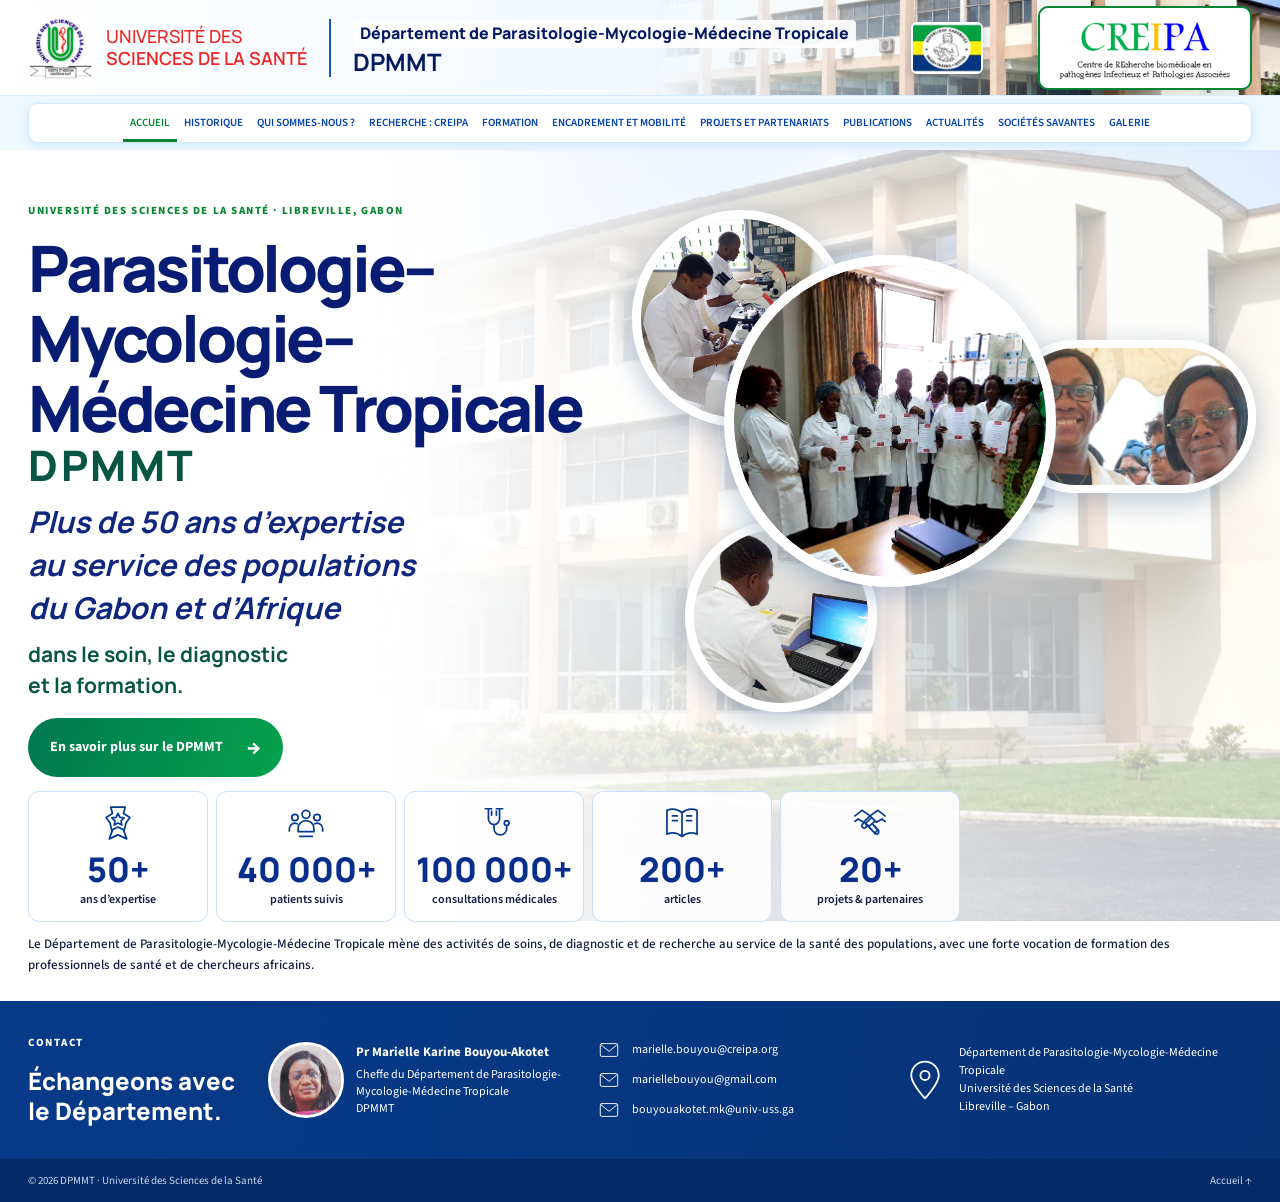
<file: index.html>
<!doctype html><html lang="fr"><head><meta charset="utf-8"><meta name="viewport" content="width=device-width, initial-scale=1"><meta name="theme-color" content="#073b8e"><meta name="description" content="Accueil — Département de Parasitologie-Mycologie-Médecine Tropicale, Université des Sciences de la Santé."><title>Accueil — DPMMT, Université des Sciences de la Santé</title><link rel="stylesheet" href="styles.css"></head><body class="inner-page"><svg class="icon-sprite" aria-hidden="true" focusable="false" xmlns="http://www.w3.org/2000/svg">
    <symbol id="i-mosquito" viewBox="0 0 48 48"><path d="M24 19v17M18 25l-9-3M30 25l9-3M20 29l-8 7M28 29l8 7M19 21l-8-9 11 3M29 21l8-9-11 3M24 19l-4-7M24 19l4-7M24 36l-4 8M24 36l4 8"/><circle cx="24" cy="17" r="2"/></symbol>
    <symbol id="i-parasite" viewBox="0 0 48 48"><path d="M9 30c2-12 12-17 19-10s9 1 11-4M8 36c4 3 8 3 11-1s7-4 10 0 7 4 11 0M13 19c-1-4 1-7 5-8"/><circle cx="38" cy="15" r="2"/></symbol>
    <symbol id="i-intestine" viewBox="0 0 48 48"><path d="M14 8v7c-4 0-6 3-6 7v15h32V22c0-4-2-7-6-7V8M14 15h5v6h-5v6h7v-6h6v7h6v-7h-5v-6h6M15 27v7h6v-5h6v5h6v-6h5"/></symbol>
    <symbol id="i-fungus" viewBox="0 0 48 48"><path d="M24 7C14 7 7 14 6 23h36C41 14 34 7 24 7ZM19 23v8c-5 1-7 5-7 10h24c0-5-2-9-7-10v-8"/><circle cx="18" cy="16" r="1"/><circle cx="29" cy="13" r="1"/></symbol>
    <symbol id="i-virus" viewBox="0 0 48 48"><circle cx="24" cy="24" r="12"/><circle cx="20" cy="21" r="2"/><circle cx="29" cy="27" r="2"/><path d="M24 4v8M24 36v8M4 24h8M36 24h8M10 10l6 6M32 32l6 6M38 10l-6 6M16 32l-6 6"/></symbol>
    <symbol id="i-leaf" viewBox="0 0 48 48"><path d="M40 8C22 8 10 13 9 25c-1 9 8 14 16 9C34 27 40 8 40 8ZM8 42c6-11 14-18 25-26M16 31l-1-9M23 25l9 1"/></symbol>
    <symbol id="i-handshake" viewBox="0 0 48 48"><path d="m4 17 8-8 10 7-7 8-7-4-4 4M44 17l-8-8-10 7 7 8 7-4 4 4M17 24l10 11a3 3 0 0 0 5-4l-5-6M22 29l7 8a3 3 0 0 0 5-4l-6-7M17 24l-3 3a3 3 0 0 0 4 4l4-3M25 18l-6 6a3 3 0 0 0 4 4l7-6"/></symbol>
    <symbol id="i-globe" viewBox="0 0 48 48"><circle cx="24" cy="24" r="18"/><path d="M6 24h36M24 6c6 6 8 12 8 18s-2 12-8 18c-6-6-8-12-8-18s2-12 8-18Z"/></symbol>
    <symbol id="i-team" viewBox="0 0 48 48"><circle cx="24" cy="15" r="6"/><circle cx="10" cy="19" r="4"/><circle cx="38" cy="19" r="4"/><path d="M11 40v-5a13 13 0 0 1 26 0v5H11ZM3 39v-4a7 7 0 0 1 8-7M45 39v-4a7 7 0 0 0-8-7"/></symbol>
    <symbol id="i-heart" viewBox="0 0 48 48"><path d="M24 41 7 24C-1 13 13 4 22 14l2 3 2-3C35 4 49 13 41 24L24 41Z"/><path d="M12 25h7l3-6 5 12 3-6h6"/></symbol>
    <symbol id="i-calendar" viewBox="0 0 48 48"><rect x="7" y="10" width="34" height="32" rx="3"/><path d="M15 6v9M33 6v9M7 19h34M15 26h4M25 26h4M15 33h4M25 33h4"/></symbol>
    <symbol id="i-check" viewBox="0 0 48 48"><path d="m8 25 10 10L40 12"/></symbol>
    <symbol id="i-cross" viewBox="0 0 48 48"><path d="M20 6h8v14h14v8H28v14h-8V28H6v-8h14z"/></symbol>
    <symbol id="i-mortar" viewBox="0 0 48 48"><path d="M6 19 24 8l18 11H6ZM11 23h26l-3 17H14zM19 9l15 20M15 40h18"/></symbol>
    <symbol id="i-microscope" viewBox="0 0 48 48"><path d="m17 7 8-4 9 17-8 4zM14 13l8-4M30 23l-5 8M16 31a11 11 0 0 0 21 0M9 43h31M20 38v5M35 10l4-2"/></symbol>
    <symbol id="i-stethoscope" viewBox="0 0 48 48"><path d="M13 6v13a7 7 0 0 0 14 0V6M9 6h8M23 6h8M20 26v5a9 9 0 0 0 18 0v-3"/><circle cx="38" cy="24" r="3"/></symbol>
    <symbol id="i-book" viewBox="0 0 48 48"><path d="M5 8c8-3 14-1 19 3v30c-5-4-11-6-19-3zM43 8c-8-3-14-1-19 3v30c5-4 11-6 19-3zM12 16h6M12 22h6M30 16h6M30 22h6"/></symbol>
    <symbol id="i-graduation" viewBox="0 0 48 48"><path d="m4 18 20-11 20 11-20 11zM12 23v11c7 6 17 6 24 0V23M43 19v14"/><circle cx="43" cy="36" r="2"/></symbol>
    <symbol id="i-document" viewBox="0 0 48 48"><path d="M11 4h18l10 10v30H11zM29 4v11h10M17 25h16M17 32h16M17 39h10"/><path d="M22 18v10M18 22h8"/></symbol>
    <symbol id="i-award" viewBox="0 0 48 48"><circle cx="24" cy="19" r="12"/><path d="m24 10 3 5 6 1-4 4 1 6-6-3-6 3 1-6-4-4 6-1zM16 29l-4 15 12-6 12 6-4-15"/></symbol>
    <symbol id="i-shield" viewBox="0 0 48 48"><path d="M24 4 40 10v12c0 11-7 18-16 22C15 40 8 33 8 22V10zM16 24l6 6 11-13"/></symbol>
    <symbol id="i-bulb" viewBox="0 0 48 48"><path d="M16 31c0-4-7-7-7-15a15 15 0 0 1 30 0c0 8-7 11-7 15zM18 36h12M20 41h8M24 2v5M5 16h5M38 16h5M9 5l4 4M39 5l-4 4"/></symbol>
    <symbol id="i-mail" viewBox="0 0 48 48"><rect x="5" y="10" width="38" height="28" rx="3"/><path d="m7 13 17 14 17-14"/></symbol>
    <symbol id="i-pin" viewBox="0 0 48 48"><path d="M24 44S9 28 9 19a15 15 0 1 1 30 0c0 9-15 25-15 25Z"/><circle cx="24" cy="19" r="5"/></symbol>
    <symbol id="i-flask" viewBox="0 0 48 48"><path d="M17 5h14M20 5v14L8 39a3 3 0 0 0 3 4h26a3 3 0 0 0 3-4L28 19V5M14 32h20M18 26h12"/></symbol>
    <symbol id="i-board" viewBox="0 0 48 48"><rect x="5" y="7" width="38" height="27" rx="2"/><path d="M24 34v8M16 42h16M11 14h13v10H11zM29 14h8M29 20h8M29 26h5"/></symbol>
    <symbol id="i-group" viewBox="0 0 48 48"><circle cx="24" cy="13" r="5"/><circle cx="10" cy="18" r="4"/><circle cx="38" cy="18" r="4"/><path d="M12 39v-4a12 12 0 0 1 24 0v4zM3 38v-4a7 7 0 0 1 8-7M45 38v-4a7 7 0 0 0-8-7"/></symbol>
    <symbol id="i-lab" viewBox="0 0 48 48"><path d="M18 5h12M21 5v15L9 39a3 3 0 0 0 3 4h24a3 3 0 0 0 3-4L27 20V5M15 32h18"/><circle cx="21" cy="35" r="1"/><circle cx="28" cy="38" r="1"/></symbol>
  </svg><a class="skip-link" href="#contenu">Aller au contenu</a><header class="site-header"><div class="masthead"><div class="container masthead-inner"><a class="university" href="index.html"><img class="crest" src="assets/logo-uss.png" alt="Logo de l’Université des Sciences de la Santé"><span>UNIVERSITÉ DES<br><b>SCIENCES DE LA SANTÉ</b></span></a><span class="mast-divider" aria-hidden="true"></span><a class="department-brand" href="index.html"><span>Département de Parasitologie-Mycologie-Médecine Tropicale</span><b>DPMMT</b></a><img class="team-gabon-mark" src="assets/logo-equipe-gabonaise.png" alt="Embleme gabonais du groupe DPMMT"><a class="creipa-masthead creipa-logo" href="recherche-creipa.html" title="CREIPA : Centre de REcherche biomédicale en pathogènes Infectieux et Pathologies Associées"><img src="assets/logo-creipa.png" alt="CREIPA – Centre de REcherche biomédicale en pathogènes Infectieux et Pathologies Associées"></a><div class="mast-scene" aria-hidden="true"><img src="assets/uss-campus-hero.png" alt=""></div></div></div><div class="nav-wrap"><div class="container nav-inner"><button class="menu-toggle" aria-expanded="false" aria-controls="navigation">☰ <span>Menu</span></button><nav id="navigation" aria-label="Navigation principale"><a href="index.html" class="active" aria-current="page">Accueil</a><a href="historique.html">Historique</a><a href="qui-sommes-nous.html">Qui sommes-nous ?</a><a href="recherche-creipa.html">Recherche : CREIPA</a><a href="formations.html">Formation</a><a href="encadrement-mobilite.html">Encadrement et mobilité</a><a href="projets-partenariats.html">Projets et partenariats</a><a href="publications.html">Publications</a><a href="actualites.html">Actualités</a><a href="societes-savantes.html">Sociétés savantes</a><a href="galerie.html">Galerie</a></nav></div></div></header><main id="contenu"><section class="hero"><div class="hero-building"><img src="assets/uss-campus-hero.png" alt="Bâtiment de l’Université des Sciences de la Santé à Libreville"></div>
      <div class="hero-photo-collage" aria-label="Photographies de l’équipe et des activités de laboratoire"><img src="assets/home-lab-microscopy.jpg" alt="Chercheurs observant des échantillons au microscope"><img src="assets/home-lab-analysis.jpg" alt="Chercheur utilisant un appareil d’analyse au laboratoire"><img src="assets/home-team-edited.png" alt="Équipe de parasitologie réunie au laboratoire"><img src="assets/home-team-2025.jpg" alt="Deux membres de l’équipe en blouse, visages visibles"></div><div class="container hero-content"><p class="eyebrow">Université des Sciences de la Santé · Libreville, Gabon</p><h1>Parasitologie–Mycologie–<br>Médecine Tropicale</h1><p class="hero-acronym">DPMMT</p><p class="hero-manifesto">Plus de 50 ans d’expertise<br>au service des populations<br>du Gabon et d’Afrique</p><p class="hero-support">dans le soin, le diagnostic<br>et la formation.</p><a class="button button-green" href="qui-sommes-nous.html">En savoir plus sur le DPMMT <span>→</span></a></div>
      <div class="container stats"><div><svg class="stats-icon" viewBox="0 0 48 48" aria-hidden="true"><path d="M15 4h18l-2 8 8 5-5 7-2 9-8-4-8 4-2-9-5-7 8-5z"/><path d="m24 12 2.4 4.8 5.3.8-3.8 3.7.9 5.3-4.8-2.5-4.8 2.5.9-5.3-3.8-3.7 5.3-.8zM17 33l-4 11 11-5M31 33l4 11-11-5"/></svg><b>50+</b><span>ans d’expertise</span></div><div><svg class="stats-icon" viewBox="0 0 48 48" aria-hidden="true"><circle cx="24" cy="13" r="5"/><circle cx="10" cy="17" r="4"/><circle cx="38" cy="17" r="4"/><path d="M14 35v-4a10 10 0 0 1 20 0v4zM3 34v-3a7 7 0 0 1 10-6M45 34v-3a7 7 0 0 0-10-6M16 41h16"/></svg><b>40 000+</b><span>patients suivis</span></div><div><svg class="stats-icon" viewBox="0 0 48 48" aria-hidden="true"><path d="M17 6v13a7 7 0 0 0 14 0V6M13 6h8M27 6h8M24 26v5a8 8 0 0 0 16 0v-3"/><circle cx="40" cy="24" r="3"/><path d="M21 9v5M27 9v5"/></svg><b>100 000+</b><span>consultations médicales</span></div><div><svg class="stats-icon" viewBox="0 0 48 48" aria-hidden="true"><path d="M5 8c8-3 14-1 19 3v30c-5-4-11-6-19-3zM43 8c-8-3-14-1-19 3v30c5-4 11-6 19-3zM12 15h6M12 21h6M30 15h6M30 21h6"/></svg><b>200+</b><span>articles</span></div><div><svg class="stats-icon" viewBox="0 0 48 48" aria-hidden="true"><path d="m5 15 9-7 10 7-8 8-7-4-4 3M43 15l-9-7-10 7 8 8 7-4 4 3M17 23l11 12a3 3 0 0 0 5-3l-5-6M22 28l8 9a3 3 0 0 0 5-3l-5-6M17 23l-3 3a3 3 0 0 0 4 4l4-3M25 18l-6 6a3 3 0 0 0 4 4l7-6"/></svg><b>20+</b><span>projets &amp; partenaires</span></div></div>
      <p class="container hero-caption">Le Département de Parasitologie-Mycologie-Médecine Tropicale mène des activités de soins, de diagnostic et de recherche au service de la santé des populations, avec une forte vocation de formation des professionnels de santé et de chercheurs africains.</p>
    </section></main><section class="contact" id="contact"><div class="container contact-inner"><div class="contact-lead"><p class="eyebrow">Contact</p><h2>Échangeons avec le Département.</h2></div><div class="contact-person"><img class="portrait" src="assets/prof-marielle-bouyou-akotet.png" alt="Professeure Marielle Karine Bouyou-Akotet"><p><b>Pr Marielle Karine Bouyou-Akotet</b><span>Cheffe du Département de Parasitologie-Mycologie-Médecine Tropicale<br>DPMMT</span></p></div><div class="contact-details"><a href="mailto:marielle.bouyou@creipa.org"><svg class="ui-icon contact-icon" viewBox="0 0 48 48" aria-hidden="true"><use href="#i-mail"></use></svg><span>marielle.bouyou@creipa.org</span></a><a href="mailto:mariellebouyou@gmail.com"><svg class="ui-icon contact-icon" viewBox="0 0 48 48" aria-hidden="true"><use href="#i-mail"></use></svg><span>mariellebouyou@gmail.com</span></a><a href="mailto:bouyouakotet.mk@univ-uss.ga"><svg class="ui-icon contact-icon" viewBox="0 0 48 48" aria-hidden="true"><use href="#i-mail"></use></svg><span>bouyouakotet.mk@univ-uss.ga</span></a></div><div class="contact-location"><b aria-hidden="true"><svg class="ui-icon" viewBox="0 0 48 48"><use href="#i-pin"></use></svg></b><p>Département de Parasitologie-Mycologie-Médecine Tropicale<br>Université des Sciences de la Santé<br>Libreville – Gabon</p></div></div></section><footer><div class="container footer-inner"><span>© <span id="year">2026</span> DPMMT · Université des Sciences de la Santé</span><a href="index.html">Accueil ↑</a></div></footer><script src="script.js"></script></body></html>
</file>
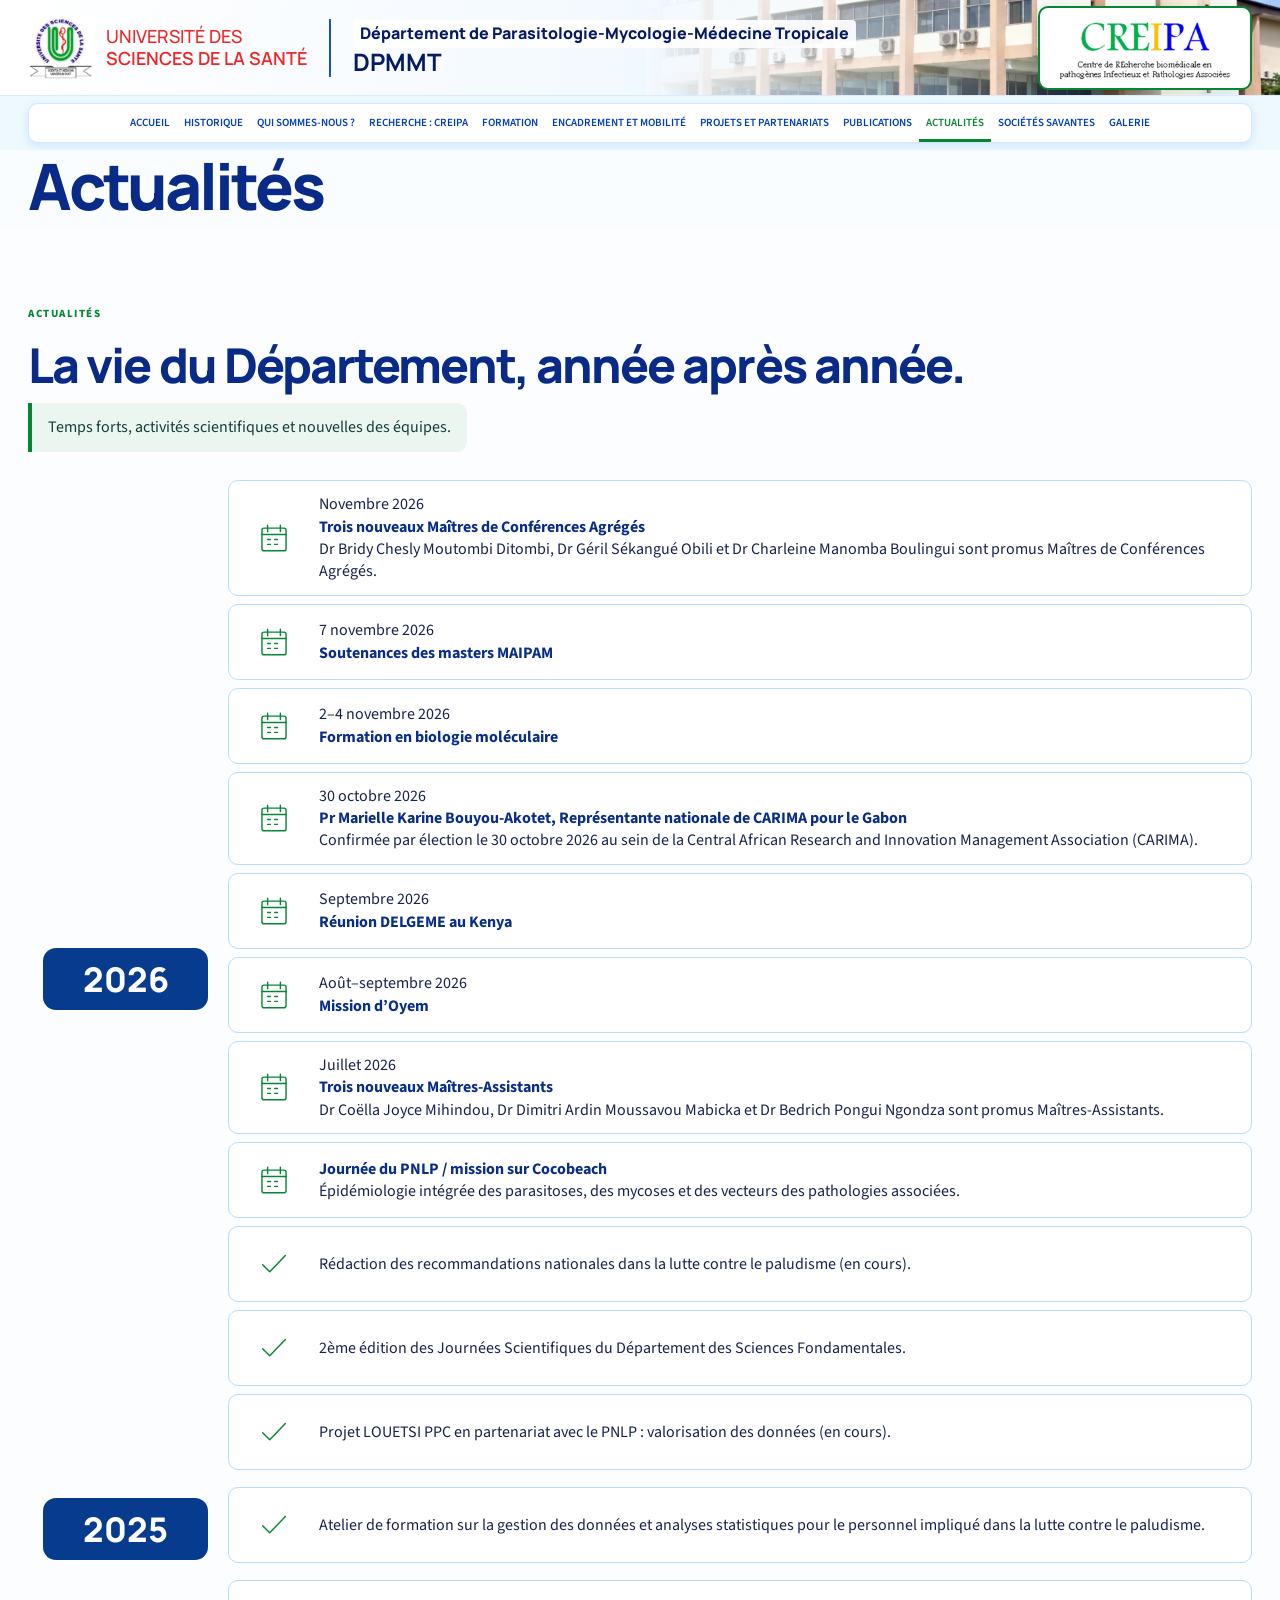
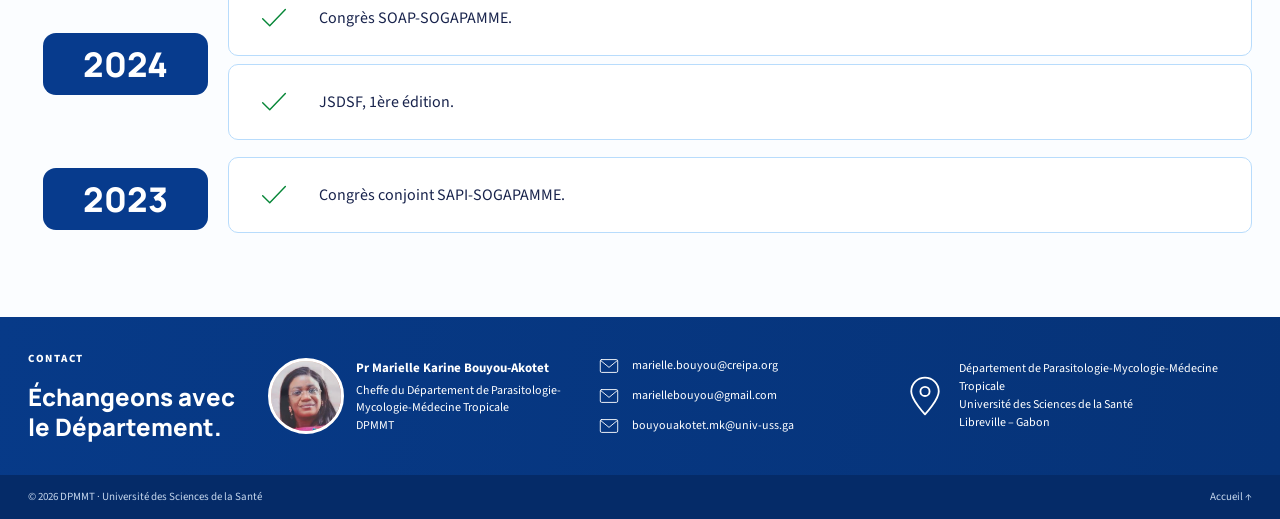
<file: actualites.html>
<!doctype html><html lang="fr"><head><meta charset="utf-8"><meta name="viewport" content="width=device-width, initial-scale=1"><meta name="theme-color" content="#073b8e"><meta name="description" content="Actualités — Département de Parasitologie-Mycologie-Médecine Tropicale, Université des Sciences de la Santé."><title>Actualités — DPMMT, Université des Sciences de la Santé</title><link rel="stylesheet" href="styles.css"></head><body class="inner-page"><svg class="icon-sprite" aria-hidden="true" focusable="false" xmlns="http://www.w3.org/2000/svg">
    <symbol id="i-mosquito" viewBox="0 0 48 48"><path d="M24 19v17M18 25l-9-3M30 25l9-3M20 29l-8 7M28 29l8 7M19 21l-8-9 11 3M29 21l8-9-11 3M24 19l-4-7M24 19l4-7M24 36l-4 8M24 36l4 8"/><circle cx="24" cy="17" r="2"/></symbol>
    <symbol id="i-parasite" viewBox="0 0 48 48"><path d="M9 30c2-12 12-17 19-10s9 1 11-4M8 36c4 3 8 3 11-1s7-4 10 0 7 4 11 0M13 19c-1-4 1-7 5-8"/><circle cx="38" cy="15" r="2"/></symbol>
    <symbol id="i-intestine" viewBox="0 0 48 48"><path d="M14 8v7c-4 0-6 3-6 7v15h32V22c0-4-2-7-6-7V8M14 15h5v6h-5v6h7v-6h6v7h6v-7h-5v-6h6M15 27v7h6v-5h6v5h6v-6h5"/></symbol>
    <symbol id="i-fungus" viewBox="0 0 48 48"><path d="M24 7C14 7 7 14 6 23h36C41 14 34 7 24 7ZM19 23v8c-5 1-7 5-7 10h24c0-5-2-9-7-10v-8"/><circle cx="18" cy="16" r="1"/><circle cx="29" cy="13" r="1"/></symbol>
    <symbol id="i-virus" viewBox="0 0 48 48"><circle cx="24" cy="24" r="12"/><circle cx="20" cy="21" r="2"/><circle cx="29" cy="27" r="2"/><path d="M24 4v8M24 36v8M4 24h8M36 24h8M10 10l6 6M32 32l6 6M38 10l-6 6M16 32l-6 6"/></symbol>
    <symbol id="i-leaf" viewBox="0 0 48 48"><path d="M40 8C22 8 10 13 9 25c-1 9 8 14 16 9C34 27 40 8 40 8ZM8 42c6-11 14-18 25-26M16 31l-1-9M23 25l9 1"/></symbol>
    <symbol id="i-handshake" viewBox="0 0 48 48"><path d="m4 17 8-8 10 7-7 8-7-4-4 4M44 17l-8-8-10 7 7 8 7-4 4 4M17 24l10 11a3 3 0 0 0 5-4l-5-6M22 29l7 8a3 3 0 0 0 5-4l-6-7M17 24l-3 3a3 3 0 0 0 4 4l4-3M25 18l-6 6a3 3 0 0 0 4 4l7-6"/></symbol>
    <symbol id="i-globe" viewBox="0 0 48 48"><circle cx="24" cy="24" r="18"/><path d="M6 24h36M24 6c6 6 8 12 8 18s-2 12-8 18c-6-6-8-12-8-18s2-12 8-18Z"/></symbol>
    <symbol id="i-team" viewBox="0 0 48 48"><circle cx="24" cy="15" r="6"/><circle cx="10" cy="19" r="4"/><circle cx="38" cy="19" r="4"/><path d="M11 40v-5a13 13 0 0 1 26 0v5H11ZM3 39v-4a7 7 0 0 1 8-7M45 39v-4a7 7 0 0 0-8-7"/></symbol>
    <symbol id="i-heart" viewBox="0 0 48 48"><path d="M24 41 7 24C-1 13 13 4 22 14l2 3 2-3C35 4 49 13 41 24L24 41Z"/><path d="M12 25h7l3-6 5 12 3-6h6"/></symbol>
    <symbol id="i-calendar" viewBox="0 0 48 48"><rect x="7" y="10" width="34" height="32" rx="3"/><path d="M15 6v9M33 6v9M7 19h34M15 26h4M25 26h4M15 33h4M25 33h4"/></symbol>
    <symbol id="i-check" viewBox="0 0 48 48"><path d="m8 25 10 10L40 12"/></symbol>
    <symbol id="i-cross" viewBox="0 0 48 48"><path d="M20 6h8v14h14v8H28v14h-8V28H6v-8h14z"/></symbol>
    <symbol id="i-mortar" viewBox="0 0 48 48"><path d="M6 19 24 8l18 11H6ZM11 23h26l-3 17H14zM19 9l15 20M15 40h18"/></symbol>
    <symbol id="i-microscope" viewBox="0 0 48 48"><path d="m17 7 8-4 9 17-8 4zM14 13l8-4M30 23l-5 8M16 31a11 11 0 0 0 21 0M9 43h31M20 38v5M35 10l4-2"/></symbol>
    <symbol id="i-stethoscope" viewBox="0 0 48 48"><path d="M13 6v13a7 7 0 0 0 14 0V6M9 6h8M23 6h8M20 26v5a9 9 0 0 0 18 0v-3"/><circle cx="38" cy="24" r="3"/></symbol>
    <symbol id="i-book" viewBox="0 0 48 48"><path d="M5 8c8-3 14-1 19 3v30c-5-4-11-6-19-3zM43 8c-8-3-14-1-19 3v30c5-4 11-6 19-3zM12 16h6M12 22h6M30 16h6M30 22h6"/></symbol>
    <symbol id="i-graduation" viewBox="0 0 48 48"><path d="m4 18 20-11 20 11-20 11zM12 23v11c7 6 17 6 24 0V23M43 19v14"/><circle cx="43" cy="36" r="2"/></symbol>
    <symbol id="i-document" viewBox="0 0 48 48"><path d="M11 4h18l10 10v30H11zM29 4v11h10M17 25h16M17 32h16M17 39h10"/><path d="M22 18v10M18 22h8"/></symbol>
    <symbol id="i-award" viewBox="0 0 48 48"><circle cx="24" cy="19" r="12"/><path d="m24 10 3 5 6 1-4 4 1 6-6-3-6 3 1-6-4-4 6-1zM16 29l-4 15 12-6 12 6-4-15"/></symbol>
    <symbol id="i-shield" viewBox="0 0 48 48"><path d="M24 4 40 10v12c0 11-7 18-16 22C15 40 8 33 8 22V10zM16 24l6 6 11-13"/></symbol>
    <symbol id="i-bulb" viewBox="0 0 48 48"><path d="M16 31c0-4-7-7-7-15a15 15 0 0 1 30 0c0 8-7 11-7 15zM18 36h12M20 41h8M24 2v5M5 16h5M38 16h5M9 5l4 4M39 5l-4 4"/></symbol>
    <symbol id="i-mail" viewBox="0 0 48 48"><rect x="5" y="10" width="38" height="28" rx="3"/><path d="m7 13 17 14 17-14"/></symbol>
    <symbol id="i-pin" viewBox="0 0 48 48"><path d="M24 44S9 28 9 19a15 15 0 1 1 30 0c0 9-15 25-15 25Z"/><circle cx="24" cy="19" r="5"/></symbol>
    <symbol id="i-flask" viewBox="0 0 48 48"><path d="M17 5h14M20 5v14L8 39a3 3 0 0 0 3 4h26a3 3 0 0 0 3-4L28 19V5M14 32h20M18 26h12"/></symbol>
    <symbol id="i-board" viewBox="0 0 48 48"><rect x="5" y="7" width="38" height="27" rx="2"/><path d="M24 34v8M16 42h16M11 14h13v10H11zM29 14h8M29 20h8M29 26h5"/></symbol>
    <symbol id="i-group" viewBox="0 0 48 48"><circle cx="24" cy="13" r="5"/><circle cx="10" cy="18" r="4"/><circle cx="38" cy="18" r="4"/><path d="M12 39v-4a12 12 0 0 1 24 0v4zM3 38v-4a7 7 0 0 1 8-7M45 38v-4a7 7 0 0 0-8-7"/></symbol>
    <symbol id="i-lab" viewBox="0 0 48 48"><path d="M18 5h12M21 5v15L9 39a3 3 0 0 0 3 4h24a3 3 0 0 0 3-4L27 20V5M15 32h18"/><circle cx="21" cy="35" r="1"/><circle cx="28" cy="38" r="1"/></symbol>
  </svg><a class="skip-link" href="#contenu">Aller au contenu</a><header class="site-header"><div class="masthead"><div class="container masthead-inner"><a class="university" href="index.html"><img class="crest" src="assets/logo-uss.png" alt="Logo de l’Université des Sciences de la Santé"><span>UNIVERSITÉ DES<br><b>SCIENCES DE LA SANTÉ</b></span></a><span class="mast-divider" aria-hidden="true"></span><a class="department-brand" href="index.html"><span>Département de Parasitologie-Mycologie-Médecine Tropicale</span><b>DPMMT</b></a><a class="creipa-masthead creipa-logo" href="recherche-creipa.html" title="CREIPA : Centre de REcherche biomédicale en pathogènes Infectieux et Pathologies Associées"><img src="assets/logo-creipa.png" alt="CREIPA – Centre de REcherche biomédicale en pathogènes Infectieux et Pathologies Associées"></a><div class="mast-scene" aria-hidden="true"><img src="assets/uss-campus-hero.png" alt=""></div></div></div><div class="nav-wrap"><div class="container nav-inner"><button class="menu-toggle" aria-expanded="false" aria-controls="navigation">☰ <span>Menu</span></button><nav id="navigation" aria-label="Navigation principale"><a href="index.html">Accueil</a><a href="historique.html">Historique</a><a href="qui-sommes-nous.html">Qui sommes-nous ?</a><a href="recherche-creipa.html">Recherche : CREIPA</a><a href="formations.html">Formation</a><a href="encadrement-mobilite.html">Encadrement et mobilité</a><a href="projets-partenariats.html">Projets et partenariats</a><a href="publications.html">Publications</a><a href="actualites.html" class="active" aria-current="page">Actualités</a><a href="societes-savantes.html">Sociétés savantes</a><a href="galerie.html">Galerie</a></nav></div></div></header><main id="contenu"><div class="container page-title-wrap"><h1 class="page-heading">Actualités</h1></div><section class="section news" id="actualites"><div class="container"><div class="section-title"><div><p class="eyebrow">Actualités</p><h2>La vie du Département, année après année.</h2></div><p>Temps forts, activités scientifiques et nouvelles des équipes.</p></div><div class="timeline"><div class="year"><b>2026</b></div><div class="timeline-items"><article><b class="event-icon"><svg class="ui-icon" viewBox="0 0 48 48" aria-hidden="true"><use href="#i-calendar"></use></svg></b><p><time datetime="2026-11">Novembre 2026</time><br><strong>Trois nouveaux Maîtres de Conférences Agrégés</strong><br>Dr Bridy Chesly Moutombi Ditombi, Dr Géril Sékangué Obili et Dr Charleine Manomba Boulingui sont promus Maîtres de Conférences Agrégés.</p></article><article><b class="event-icon"><svg class="ui-icon" viewBox="0 0 48 48" aria-hidden="true"><use href="#i-calendar"></use></svg></b><p><time datetime="2026-11-07">7 novembre 2026</time><br><strong>Soutenances des masters MAIPAM</strong></p></article><article><b class="event-icon"><svg class="ui-icon" viewBox="0 0 48 48" aria-hidden="true"><use href="#i-calendar"></use></svg></b><p><time datetime="2026-11-02">2–4 novembre 2026</time><br><strong>Formation en biologie moléculaire</strong></p></article><article><b class="event-icon"><svg class="ui-icon" viewBox="0 0 48 48" aria-hidden="true"><use href="#i-calendar"></use></svg></b><p><time datetime="2026-10-30">30 octobre 2026</time><br><strong>Pr Marielle Karine Bouyou-Akotet, Représentante nationale de CARIMA pour le Gabon</strong><br>Confirmée par élection le 30 octobre 2026 au sein de la Central African Research and Innovation Management Association (CARIMA).</p></article><article><b class="event-icon"><svg class="ui-icon" viewBox="0 0 48 48" aria-hidden="true"><use href="#i-calendar"></use></svg></b><p><time datetime="2026-09">Septembre 2026</time><br><strong>Réunion DELGEME au Kenya</strong></p></article><article><b class="event-icon"><svg class="ui-icon" viewBox="0 0 48 48" aria-hidden="true"><use href="#i-calendar"></use></svg></b><p><time datetime="2026-08">Août–septembre 2026</time><br><strong>Mission d’Oyem</strong></p></article><article><b class="event-icon"><svg class="ui-icon" viewBox="0 0 48 48" aria-hidden="true"><use href="#i-calendar"></use></svg></b><p><time datetime="2026-07">Juillet 2026</time><br><strong>Trois nouveaux Maîtres-Assistants</strong><br>Dr Coëlla Joyce Mihindou, Dr Dimitri Ardin Moussavou Mabicka et Dr Bedrich Pongui Ngondza sont promus Maîtres-Assistants.</p></article><article><b class="event-icon"><svg class="ui-icon" viewBox="0 0 48 48" aria-hidden="true"><use href="#i-calendar"></use></svg></b><p><strong>Journée du PNLP / mission sur Cocobeach</strong><br>Épidémiologie intégrée des parasitoses, des mycoses et des vecteurs des pathologies associées.</p></article><article><b class="event-icon"><svg class="ui-icon" viewBox="0 0 48 48" aria-hidden="true"><use href="#i-check"></use></svg></b><p>Rédaction des recommandations nationales dans la lutte contre le paludisme (en cours).</p></article><article><b class="event-icon"><svg class="ui-icon" viewBox="0 0 48 48" aria-hidden="true"><use href="#i-check"></use></svg></b><p>2ème édition des Journées Scientifiques du Département des Sciences Fondamentales.</p></article><article><b class="event-icon"><svg class="ui-icon" viewBox="0 0 48 48" aria-hidden="true"><use href="#i-check"></use></svg></b><p>Projet LOUETSI PPC en partenariat avec le PNLP : valorisation des données (en cours).</p></article></div><div class="year"><b>2025</b></div><div class="timeline-items"><article><b class="event-icon"><svg class="ui-icon" viewBox="0 0 48 48" aria-hidden="true"><use href="#i-check"></use></svg></b><p>Atelier de formation sur la gestion des données et analyses statistiques pour le personnel impliqué dans la lutte contre le paludisme.</p></article></div><div class="year"><b>2024</b></div><div class="timeline-items"><article><b class="event-icon"><svg class="ui-icon" viewBox="0 0 48 48" aria-hidden="true"><use href="#i-check"></use></svg></b><p>Congrès SOAP-SOGAPAMME.</p></article><article><b class="event-icon"><svg class="ui-icon" viewBox="0 0 48 48" aria-hidden="true"><use href="#i-check"></use></svg></b><p>JSDSF, 1ère édition.</p></article></div><div class="year"><b>2023</b></div><div class="timeline-items"><article><b class="event-icon"><svg class="ui-icon" viewBox="0 0 48 48" aria-hidden="true"><use href="#i-check"></use></svg></b><p>Congrès conjoint SAPI-SOGAPAMME.</p></article></div></div></div></section></main><section class="contact" id="contact"><div class="container contact-inner"><div class="contact-lead"><p class="eyebrow">Contact</p><h2>Échangeons avec le Département.</h2></div><div class="contact-person"><img class="portrait" src="assets/prof-marielle-bouyou-akotet.png" alt="Professeure Marielle Karine Bouyou-Akotet"><p><b>Pr Marielle Karine Bouyou-Akotet</b><span>Cheffe du Département de Parasitologie-Mycologie-Médecine Tropicale<br>DPMMT</span></p></div><div class="contact-details"><a href="mailto:marielle.bouyou@creipa.org"><svg class="ui-icon contact-icon" viewBox="0 0 48 48" aria-hidden="true"><use href="#i-mail"></use></svg><span>marielle.bouyou@creipa.org</span></a><a href="mailto:mariellebouyou@gmail.com"><svg class="ui-icon contact-icon" viewBox="0 0 48 48" aria-hidden="true"><use href="#i-mail"></use></svg><span>mariellebouyou@gmail.com</span></a><a href="mailto:bouyouakotet.mk@univ-uss.ga"><svg class="ui-icon contact-icon" viewBox="0 0 48 48" aria-hidden="true"><use href="#i-mail"></use></svg><span>bouyouakotet.mk@univ-uss.ga</span></a></div><div class="contact-location"><b aria-hidden="true"><svg class="ui-icon" viewBox="0 0 48 48"><use href="#i-pin"></use></svg></b><p>Département de Parasitologie-Mycologie-Médecine Tropicale<br>Université des Sciences de la Santé<br>Libreville – Gabon</p></div></div></section><footer><div class="container footer-inner"><span>© <span id="year">2026</span> DPMMT · Université des Sciences de la Santé</span><a href="index.html">Accueil ↑</a></div></footer><script src="script.js"></script></body></html>
</file>
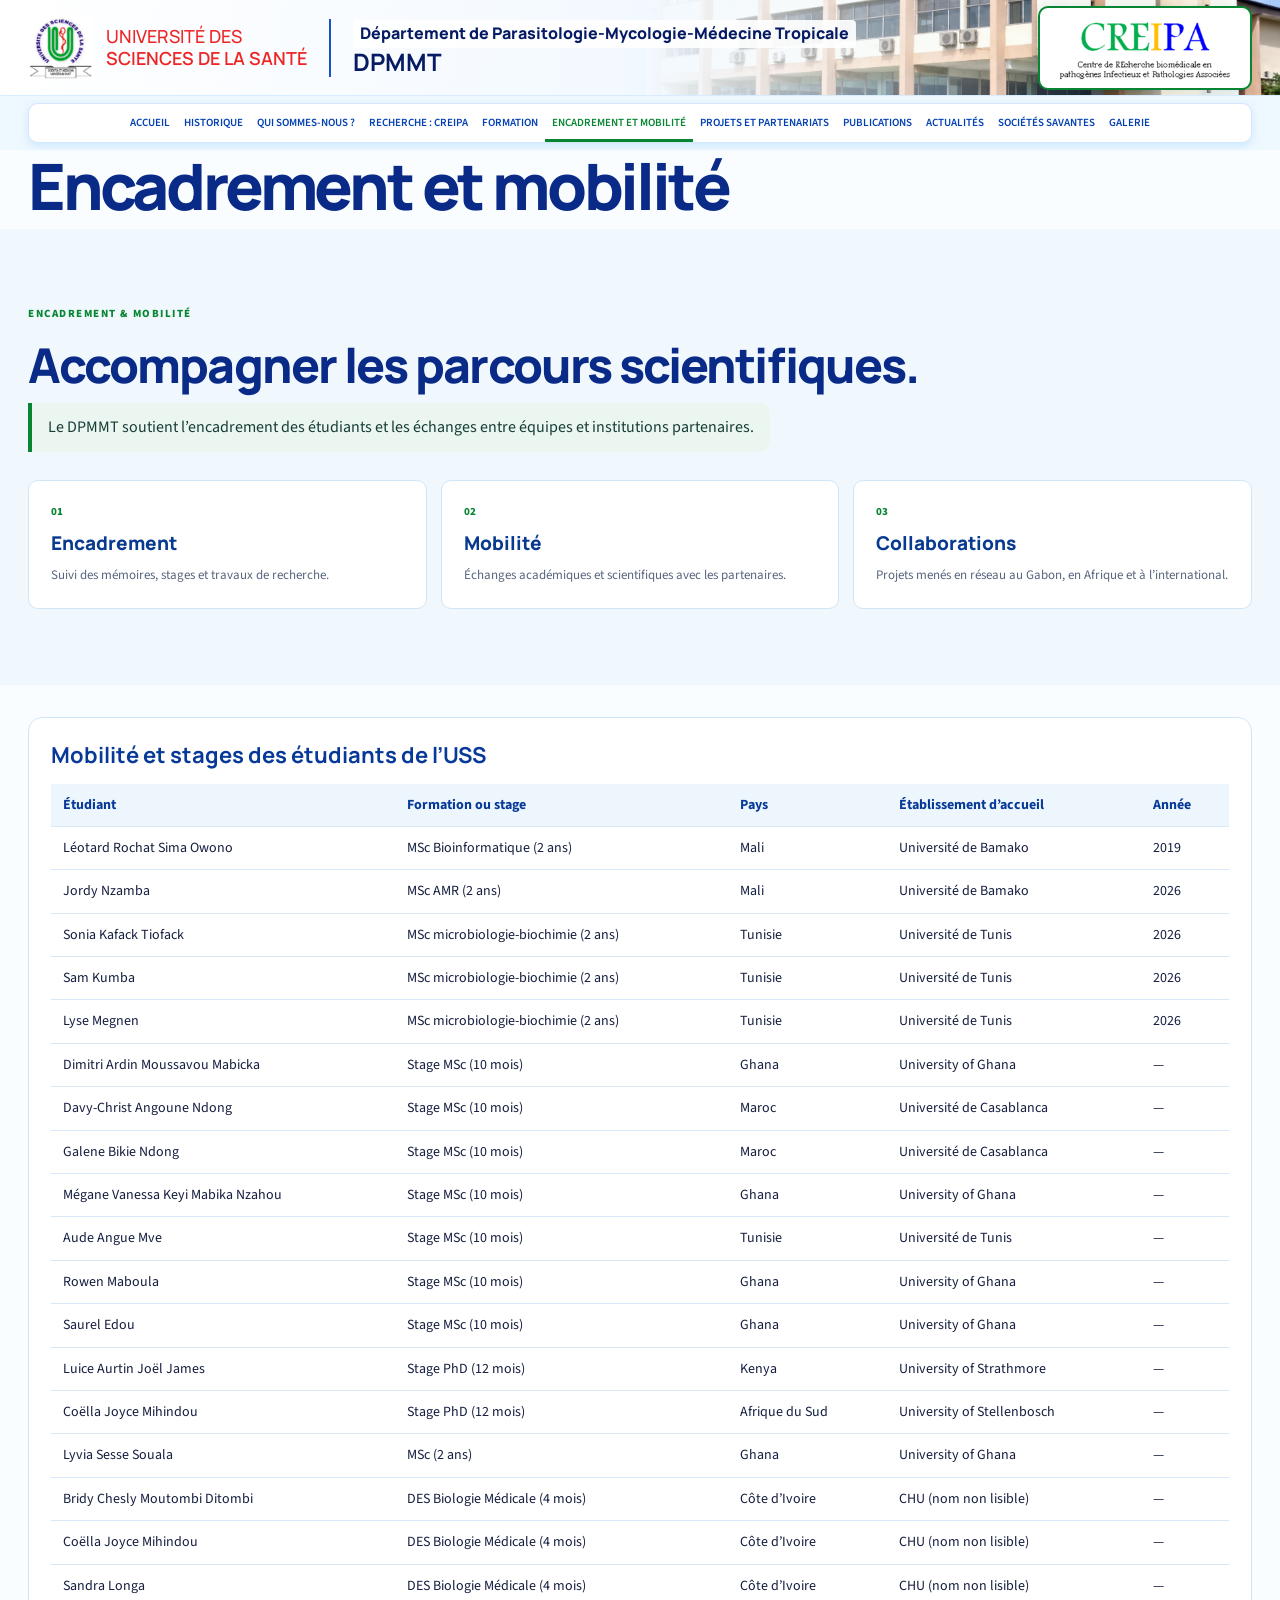
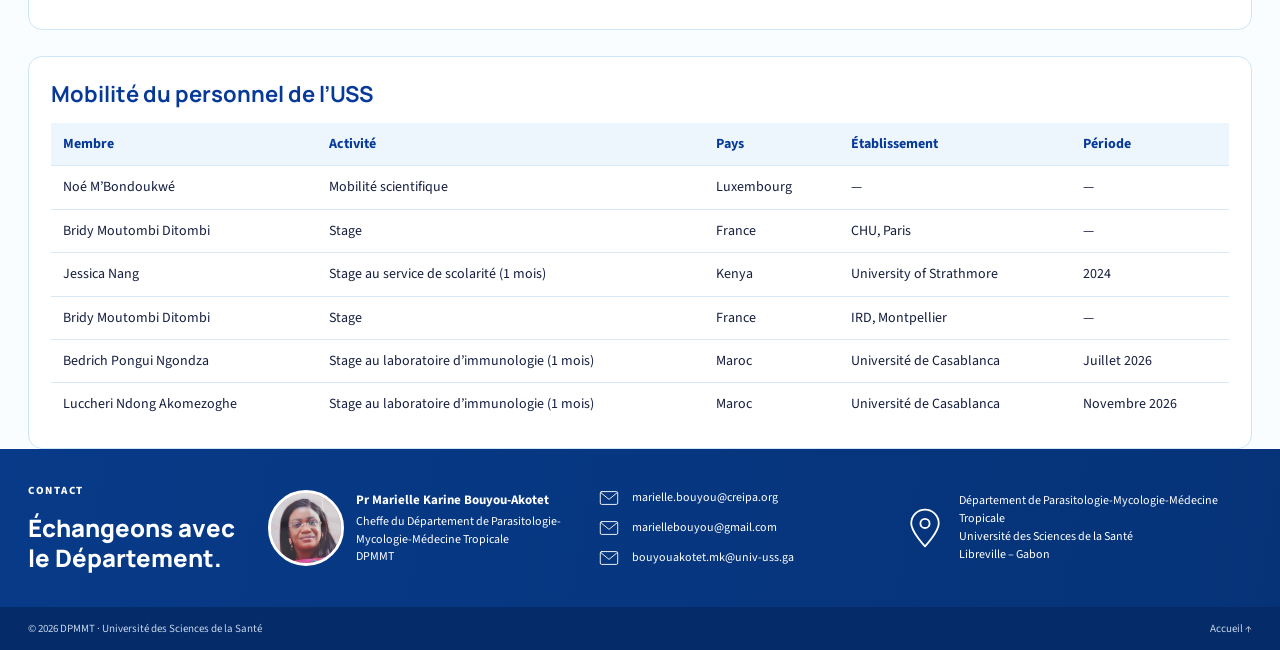
<file: encadrement-mobilite.html>
<!doctype html><html lang="fr"><head><meta charset="utf-8"><meta name="viewport" content="width=device-width, initial-scale=1"><meta name="theme-color" content="#073b8e"><meta name="description" content="Encadrement et mobilité — Département de Parasitologie-Mycologie-Médecine Tropicale, Université des Sciences de la Santé."><title>Encadrement et mobilité — DPMMT, Université des Sciences de la Santé</title><link rel="stylesheet" href="styles.css"></head><body class="inner-page"><svg class="icon-sprite" aria-hidden="true" focusable="false" xmlns="http://www.w3.org/2000/svg">
    <symbol id="i-mosquito" viewBox="0 0 48 48"><path d="M24 19v17M18 25l-9-3M30 25l9-3M20 29l-8 7M28 29l8 7M19 21l-8-9 11 3M29 21l8-9-11 3M24 19l-4-7M24 19l4-7M24 36l-4 8M24 36l4 8"/><circle cx="24" cy="17" r="2"/></symbol>
    <symbol id="i-parasite" viewBox="0 0 48 48"><path d="M9 30c2-12 12-17 19-10s9 1 11-4M8 36c4 3 8 3 11-1s7-4 10 0 7 4 11 0M13 19c-1-4 1-7 5-8"/><circle cx="38" cy="15" r="2"/></symbol>
    <symbol id="i-intestine" viewBox="0 0 48 48"><path d="M14 8v7c-4 0-6 3-6 7v15h32V22c0-4-2-7-6-7V8M14 15h5v6h-5v6h7v-6h6v7h6v-7h-5v-6h6M15 27v7h6v-5h6v5h6v-6h5"/></symbol>
    <symbol id="i-fungus" viewBox="0 0 48 48"><path d="M24 7C14 7 7 14 6 23h36C41 14 34 7 24 7ZM19 23v8c-5 1-7 5-7 10h24c0-5-2-9-7-10v-8"/><circle cx="18" cy="16" r="1"/><circle cx="29" cy="13" r="1"/></symbol>
    <symbol id="i-virus" viewBox="0 0 48 48"><circle cx="24" cy="24" r="12"/><circle cx="20" cy="21" r="2"/><circle cx="29" cy="27" r="2"/><path d="M24 4v8M24 36v8M4 24h8M36 24h8M10 10l6 6M32 32l6 6M38 10l-6 6M16 32l-6 6"/></symbol>
    <symbol id="i-leaf" viewBox="0 0 48 48"><path d="M40 8C22 8 10 13 9 25c-1 9 8 14 16 9C34 27 40 8 40 8ZM8 42c6-11 14-18 25-26M16 31l-1-9M23 25l9 1"/></symbol>
    <symbol id="i-handshake" viewBox="0 0 48 48"><path d="m4 17 8-8 10 7-7 8-7-4-4 4M44 17l-8-8-10 7 7 8 7-4 4 4M17 24l10 11a3 3 0 0 0 5-4l-5-6M22 29l7 8a3 3 0 0 0 5-4l-6-7M17 24l-3 3a3 3 0 0 0 4 4l4-3M25 18l-6 6a3 3 0 0 0 4 4l7-6"/></symbol>
    <symbol id="i-globe" viewBox="0 0 48 48"><circle cx="24" cy="24" r="18"/><path d="M6 24h36M24 6c6 6 8 12 8 18s-2 12-8 18c-6-6-8-12-8-18s2-12 8-18Z"/></symbol>
    <symbol id="i-team" viewBox="0 0 48 48"><circle cx="24" cy="15" r="6"/><circle cx="10" cy="19" r="4"/><circle cx="38" cy="19" r="4"/><path d="M11 40v-5a13 13 0 0 1 26 0v5H11ZM3 39v-4a7 7 0 0 1 8-7M45 39v-4a7 7 0 0 0-8-7"/></symbol>
    <symbol id="i-heart" viewBox="0 0 48 48"><path d="M24 41 7 24C-1 13 13 4 22 14l2 3 2-3C35 4 49 13 41 24L24 41Z"/><path d="M12 25h7l3-6 5 12 3-6h6"/></symbol>
    <symbol id="i-calendar" viewBox="0 0 48 48"><rect x="7" y="10" width="34" height="32" rx="3"/><path d="M15 6v9M33 6v9M7 19h34M15 26h4M25 26h4M15 33h4M25 33h4"/></symbol>
    <symbol id="i-check" viewBox="0 0 48 48"><path d="m8 25 10 10L40 12"/></symbol>
    <symbol id="i-cross" viewBox="0 0 48 48"><path d="M20 6h8v14h14v8H28v14h-8V28H6v-8h14z"/></symbol>
    <symbol id="i-mortar" viewBox="0 0 48 48"><path d="M6 19 24 8l18 11H6ZM11 23h26l-3 17H14zM19 9l15 20M15 40h18"/></symbol>
    <symbol id="i-microscope" viewBox="0 0 48 48"><path d="m17 7 8-4 9 17-8 4zM14 13l8-4M30 23l-5 8M16 31a11 11 0 0 0 21 0M9 43h31M20 38v5M35 10l4-2"/></symbol>
    <symbol id="i-stethoscope" viewBox="0 0 48 48"><path d="M13 6v13a7 7 0 0 0 14 0V6M9 6h8M23 6h8M20 26v5a9 9 0 0 0 18 0v-3"/><circle cx="38" cy="24" r="3"/></symbol>
    <symbol id="i-book" viewBox="0 0 48 48"><path d="M5 8c8-3 14-1 19 3v30c-5-4-11-6-19-3zM43 8c-8-3-14-1-19 3v30c5-4 11-6 19-3zM12 16h6M12 22h6M30 16h6M30 22h6"/></symbol>
    <symbol id="i-graduation" viewBox="0 0 48 48"><path d="m4 18 20-11 20 11-20 11zM12 23v11c7 6 17 6 24 0V23M43 19v14"/><circle cx="43" cy="36" r="2"/></symbol>
    <symbol id="i-document" viewBox="0 0 48 48"><path d="M11 4h18l10 10v30H11zM29 4v11h10M17 25h16M17 32h16M17 39h10"/><path d="M22 18v10M18 22h8"/></symbol>
    <symbol id="i-award" viewBox="0 0 48 48"><circle cx="24" cy="19" r="12"/><path d="m24 10 3 5 6 1-4 4 1 6-6-3-6 3 1-6-4-4 6-1zM16 29l-4 15 12-6 12 6-4-15"/></symbol>
    <symbol id="i-shield" viewBox="0 0 48 48"><path d="M24 4 40 10v12c0 11-7 18-16 22C15 40 8 33 8 22V10zM16 24l6 6 11-13"/></symbol>
    <symbol id="i-bulb" viewBox="0 0 48 48"><path d="M16 31c0-4-7-7-7-15a15 15 0 0 1 30 0c0 8-7 11-7 15zM18 36h12M20 41h8M24 2v5M5 16h5M38 16h5M9 5l4 4M39 5l-4 4"/></symbol>
    <symbol id="i-mail" viewBox="0 0 48 48"><rect x="5" y="10" width="38" height="28" rx="3"/><path d="m7 13 17 14 17-14"/></symbol>
    <symbol id="i-pin" viewBox="0 0 48 48"><path d="M24 44S9 28 9 19a15 15 0 1 1 30 0c0 9-15 25-15 25Z"/><circle cx="24" cy="19" r="5"/></symbol>
    <symbol id="i-flask" viewBox="0 0 48 48"><path d="M17 5h14M20 5v14L8 39a3 3 0 0 0 3 4h26a3 3 0 0 0 3-4L28 19V5M14 32h20M18 26h12"/></symbol>
    <symbol id="i-board" viewBox="0 0 48 48"><rect x="5" y="7" width="38" height="27" rx="2"/><path d="M24 34v8M16 42h16M11 14h13v10H11zM29 14h8M29 20h8M29 26h5"/></symbol>
    <symbol id="i-group" viewBox="0 0 48 48"><circle cx="24" cy="13" r="5"/><circle cx="10" cy="18" r="4"/><circle cx="38" cy="18" r="4"/><path d="M12 39v-4a12 12 0 0 1 24 0v4zM3 38v-4a7 7 0 0 1 8-7M45 38v-4a7 7 0 0 0-8-7"/></symbol>
    <symbol id="i-lab" viewBox="0 0 48 48"><path d="M18 5h12M21 5v15L9 39a3 3 0 0 0 3 4h24a3 3 0 0 0 3-4L27 20V5M15 32h18"/><circle cx="21" cy="35" r="1"/><circle cx="28" cy="38" r="1"/></symbol>
  </svg><a class="skip-link" href="#contenu">Aller au contenu</a><header class="site-header"><div class="masthead"><div class="container masthead-inner"><a class="university" href="index.html"><img class="crest" src="assets/logo-uss.png" alt="Logo de l’Université des Sciences de la Santé"><span>UNIVERSITÉ DES<br><b>SCIENCES DE LA SANTÉ</b></span></a><span class="mast-divider" aria-hidden="true"></span><a class="department-brand" href="index.html"><span>Département de Parasitologie-Mycologie-Médecine Tropicale</span><b>DPMMT</b></a><a class="creipa-masthead creipa-logo" href="recherche-creipa.html" title="CREIPA : Centre de REcherche biomédicale en pathogènes Infectieux et Pathologies Associées"><img src="assets/logo-creipa.png" alt="CREIPA – Centre de REcherche biomédicale en pathogènes Infectieux et Pathologies Associées"></a><div class="mast-scene" aria-hidden="true"><img src="assets/uss-campus-hero.png" alt=""></div></div></div><div class="nav-wrap"><div class="container nav-inner"><button class="menu-toggle" aria-expanded="false" aria-controls="navigation">☰ <span>Menu</span></button><nav id="navigation" aria-label="Navigation principale"><a href="index.html">Accueil</a><a href="historique.html">Historique</a><a href="qui-sommes-nous.html">Qui sommes-nous ?</a><a href="recherche-creipa.html">Recherche : CREIPA</a><a href="formations.html">Formation</a><a href="encadrement-mobilite.html" class="active" aria-current="page">Encadrement et mobilité</a><a href="projets-partenariats.html">Projets et partenariats</a><a href="publications.html">Publications</a><a href="actualites.html">Actualités</a><a href="societes-savantes.html">Sociétés savantes</a><a href="galerie.html">Galerie</a></nav></div></div></header><main id="contenu"><div class="container page-title-wrap"><h1 class="page-heading">Encadrement et mobilité</h1></div><section class="section mobility" id="encadrement"><div class="container section-title"><div><p class="eyebrow">Encadrement &amp; mobilité</p><h2>Accompagner les parcours scientifiques.</h2></div><p>Le DPMMT soutient l’encadrement des étudiants et les échanges entre équipes et institutions partenaires.</p></div><div class="container mobility-row"><div><span>01</span><b>Encadrement</b><p>Suivi des mémoires, stages et travaux de recherche.</p></div><div><span>02</span><b>Mobilité</b><p>Échanges académiques et scientifiques avec les partenaires.</p></div><div><span>03</span><b>Collaborations</b><p>Projets menés en réseau au Gabon, en Afrique et à l’international.</p></div></div></section><div class="container mobility-details"><section aria-labelledby="student-mobility-title"><h3 id="student-mobility-title">Mobilité et stages des étudiants de l&#8217;USS</h3><div class="table-scroll"><table><thead><tr><th>Étudiant</th><th>Formation ou stage</th><th>Pays</th><th>Établissement d’accueil</th><th>Année</th></tr></thead><tbody><tr><td>Léotard Rochat Sima Owono</td><td>MSc Bioinformatique (2 ans)</td><td>Mali</td><td>Université de Bamako</td><td>2019</td></tr><tr><td>Jordy Nzamba</td><td>MSc AMR (2 ans)</td><td>Mali</td><td>Université de Bamako</td><td>2026</td></tr><tr><td>Sonia Kafack Tiofack</td><td>MSc microbiologie-biochimie (2 ans)</td><td>Tunisie</td><td>Université de Tunis</td><td>2026</td></tr><tr><td>Sam Kumba</td><td>MSc microbiologie-biochimie (2 ans)</td><td>Tunisie</td><td>Université de Tunis</td><td>2026</td></tr><tr><td>Lyse Megnen</td><td>MSc microbiologie-biochimie (2 ans)</td><td>Tunisie</td><td>Université de Tunis</td><td>2026</td></tr><tr><td>Dimitri Ardin Moussavou Mabicka</td><td>Stage MSc (10 mois)</td><td>Ghana</td><td>University of Ghana</td><td>—</td></tr><tr><td>Davy-Christ Angoune Ndong</td><td>Stage MSc (10 mois)</td><td>Maroc</td><td>Université de Casablanca</td><td>—</td></tr><tr><td>Galene Bikie Ndong</td><td>Stage MSc (10 mois)</td><td>Maroc</td><td>Université de Casablanca</td><td>—</td></tr><tr><td>Mégane Vanessa Keyi Mabika Nzahou</td><td>Stage MSc (10 mois)</td><td>Ghana</td><td>University of Ghana</td><td>—</td></tr><tr><td>Aude Angue Mve</td><td>Stage MSc (10 mois)</td><td>Tunisie</td><td>Université de Tunis</td><td>—</td></tr><tr><td>Rowen Maboula</td><td>Stage MSc (10 mois)</td><td>Ghana</td><td>University of Ghana</td><td>—</td></tr><tr><td>Saurel Edou</td><td>Stage MSc (10 mois)</td><td>Ghana</td><td>University of Ghana</td><td>—</td></tr><tr><td>Luice Aurtin Joël James</td><td>Stage PhD (12 mois)</td><td>Kenya</td><td>University of Strathmore</td><td>—</td></tr><tr><td>Coëlla Joyce Mihindou</td><td>Stage PhD (12 mois)</td><td>Afrique du Sud</td><td>University of Stellenbosch</td><td>—</td></tr><tr><td>Lyvia Sesse Souala</td><td>MSc (2 ans)</td><td>Ghana</td><td>University of Ghana</td><td>—</td></tr><tr><td>Bridy Chesly Moutombi Ditombi</td><td>DES Biologie Médicale (4 mois)</td><td>Côte d’Ivoire</td><td>CHU (nom non lisible)</td><td>—</td></tr><tr><td>Coëlla Joyce Mihindou</td><td>DES Biologie Médicale (4 mois)</td><td>Côte d’Ivoire</td><td>CHU (nom non lisible)</td><td>—</td></tr><tr><td>Sandra Longa</td><td>DES Biologie Médicale (4 mois)</td><td>Côte d’Ivoire</td><td>CHU (nom non lisible)</td><td>—</td></tr></tbody></table></div></section><section aria-labelledby="staff-mobility-title"><h3 id="staff-mobility-title">Mobilité du personnel de l&#8217;USS</h3><div class="table-scroll"><table><thead><tr><th>Membre</th><th>Activité</th><th>Pays</th><th>Établissement</th><th>Période</th></tr></thead><tbody><tr><td>Noé M’Bondoukwé</td><td>Mobilité scientifique</td><td>Luxembourg</td><td>—</td><td>—</td></tr><tr><td>Bridy Moutombi Ditombi</td><td>Stage</td><td>France</td><td>CHU, Paris</td><td>—</td></tr><tr><td>Jessica Nang</td><td>Stage au service de scolarité (1 mois)</td><td>Kenya</td><td>University of Strathmore</td><td>2024</td></tr><tr><td>Bridy Moutombi Ditombi</td><td>Stage</td><td>France</td><td>IRD, Montpellier</td><td>—</td></tr><tr><td>Bedrich Pongui Ngondza</td><td>Stage au laboratoire d’immunologie (1 mois)</td><td>Maroc</td><td>Université de Casablanca</td><td>Juillet 2026</td></tr><tr><td>Luccheri Ndong Akomezoghe</td><td>Stage au laboratoire d’immunologie (1 mois)</td><td>Maroc</td><td>Université de Casablanca</td><td>Novembre 2026</td></tr></tbody></table></div></section></div></main><section class="contact" id="contact"><div class="container contact-inner"><div class="contact-lead"><p class="eyebrow">Contact</p><h2>Échangeons avec le Département.</h2></div><div class="contact-person"><img class="portrait" src="assets/prof-marielle-bouyou-akotet.png" alt="Professeure Marielle Karine Bouyou-Akotet"><p><b>Pr Marielle Karine Bouyou-Akotet</b><span>Cheffe du Département de Parasitologie-Mycologie-Médecine Tropicale<br>DPMMT</span></p></div><div class="contact-details"><a href="mailto:marielle.bouyou@creipa.org"><svg class="ui-icon contact-icon" viewBox="0 0 48 48" aria-hidden="true"><use href="#i-mail"></use></svg><span>marielle.bouyou@creipa.org</span></a><a href="mailto:mariellebouyou@gmail.com"><svg class="ui-icon contact-icon" viewBox="0 0 48 48" aria-hidden="true"><use href="#i-mail"></use></svg><span>mariellebouyou@gmail.com</span></a><a href="mailto:bouyouakotet.mk@univ-uss.ga"><svg class="ui-icon contact-icon" viewBox="0 0 48 48" aria-hidden="true"><use href="#i-mail"></use></svg><span>bouyouakotet.mk@univ-uss.ga</span></a></div><div class="contact-location"><b aria-hidden="true"><svg class="ui-icon" viewBox="0 0 48 48"><use href="#i-pin"></use></svg></b><p>Département de Parasitologie-Mycologie-Médecine Tropicale<br>Université des Sciences de la Santé<br>Libreville – Gabon</p></div></div></section><footer><div class="container footer-inner"><span>© <span id="year">2026</span> DPMMT · Université des Sciences de la Santé</span><a href="index.html">Accueil ↑</a></div></footer><script src="script.js"></script></body></html>
</file>
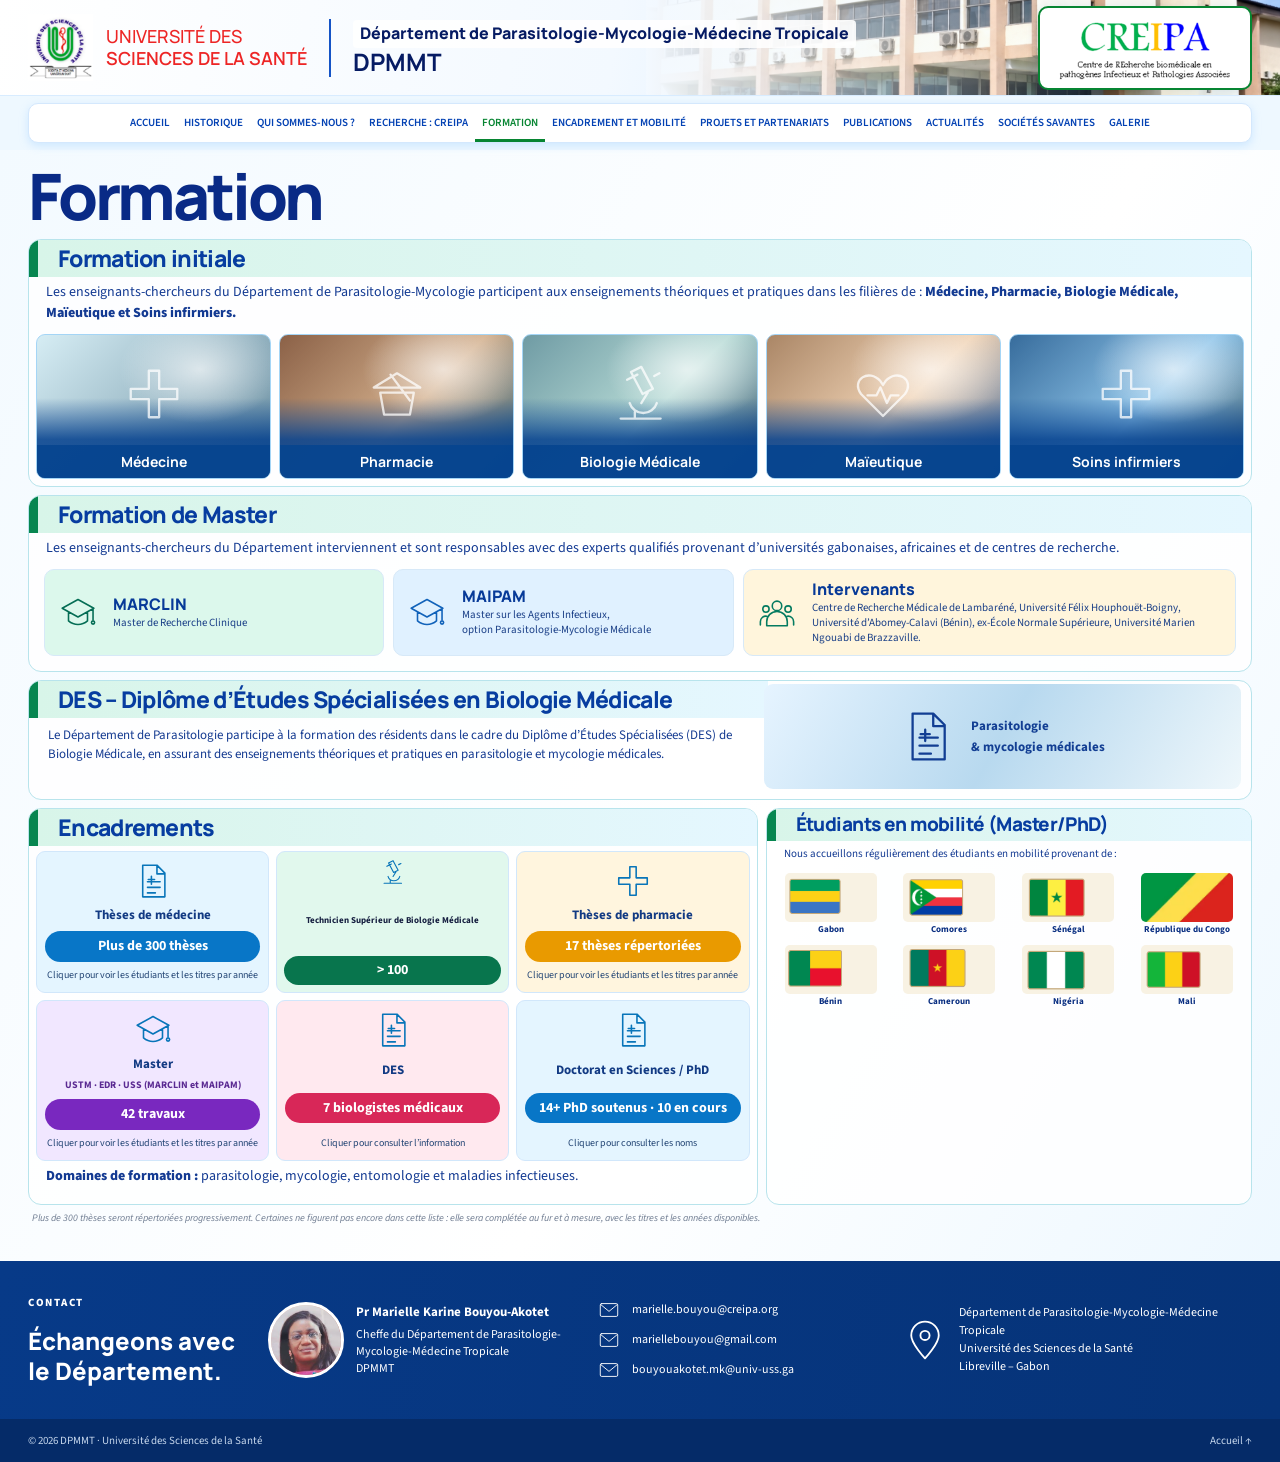
<file: formations.html>
<!doctype html><html lang="fr"><head><meta charset="utf-8"><meta name="viewport" content="width=device-width, initial-scale=1"><meta name="theme-color" content="#073b8e"><meta name="description" content="Formation — Département de Parasitologie-Mycologie-Médecine Tropicale, Université des Sciences de la Santé."><title>Formation — DPMMT, Université des Sciences de la Santé</title><link rel="stylesheet" href="styles.css"></head><body class="inner-page"><svg class="icon-sprite" aria-hidden="true" focusable="false" xmlns="http://www.w3.org/2000/svg">
    <symbol id="i-mosquito" viewBox="0 0 48 48"><path d="M24 19v17M18 25l-9-3M30 25l9-3M20 29l-8 7M28 29l8 7M19 21l-8-9 11 3M29 21l8-9-11 3M24 19l-4-7M24 19l4-7M24 36l-4 8M24 36l4 8"/><circle cx="24" cy="17" r="2"/></symbol>
    <symbol id="i-parasite" viewBox="0 0 48 48"><path d="M9 30c2-12 12-17 19-10s9 1 11-4M8 36c4 3 8 3 11-1s7-4 10 0 7 4 11 0M13 19c-1-4 1-7 5-8"/><circle cx="38" cy="15" r="2"/></symbol>
    <symbol id="i-intestine" viewBox="0 0 48 48"><path d="M14 8v7c-4 0-6 3-6 7v15h32V22c0-4-2-7-6-7V8M14 15h5v6h-5v6h7v-6h6v7h6v-7h-5v-6h6M15 27v7h6v-5h6v5h6v-6h5"/></symbol>
    <symbol id="i-fungus" viewBox="0 0 48 48"><path d="M24 7C14 7 7 14 6 23h36C41 14 34 7 24 7ZM19 23v8c-5 1-7 5-7 10h24c0-5-2-9-7-10v-8"/><circle cx="18" cy="16" r="1"/><circle cx="29" cy="13" r="1"/></symbol>
    <symbol id="i-virus" viewBox="0 0 48 48"><circle cx="24" cy="24" r="12"/><circle cx="20" cy="21" r="2"/><circle cx="29" cy="27" r="2"/><path d="M24 4v8M24 36v8M4 24h8M36 24h8M10 10l6 6M32 32l6 6M38 10l-6 6M16 32l-6 6"/></symbol>
    <symbol id="i-leaf" viewBox="0 0 48 48"><path d="M40 8C22 8 10 13 9 25c-1 9 8 14 16 9C34 27 40 8 40 8ZM8 42c6-11 14-18 25-26M16 31l-1-9M23 25l9 1"/></symbol>
    <symbol id="i-handshake" viewBox="0 0 48 48"><path d="m4 17 8-8 10 7-7 8-7-4-4 4M44 17l-8-8-10 7 7 8 7-4 4 4M17 24l10 11a3 3 0 0 0 5-4l-5-6M22 29l7 8a3 3 0 0 0 5-4l-6-7M17 24l-3 3a3 3 0 0 0 4 4l4-3M25 18l-6 6a3 3 0 0 0 4 4l7-6"/></symbol>
    <symbol id="i-globe" viewBox="0 0 48 48"><circle cx="24" cy="24" r="18"/><path d="M6 24h36M24 6c6 6 8 12 8 18s-2 12-8 18c-6-6-8-12-8-18s2-12 8-18Z"/></symbol>
    <symbol id="i-team" viewBox="0 0 48 48"><circle cx="24" cy="15" r="6"/><circle cx="10" cy="19" r="4"/><circle cx="38" cy="19" r="4"/><path d="M11 40v-5a13 13 0 0 1 26 0v5H11ZM3 39v-4a7 7 0 0 1 8-7M45 39v-4a7 7 0 0 0-8-7"/></symbol>
    <symbol id="i-heart" viewBox="0 0 48 48"><path d="M24 41 7 24C-1 13 13 4 22 14l2 3 2-3C35 4 49 13 41 24L24 41Z"/><path d="M12 25h7l3-6 5 12 3-6h6"/></symbol>
    <symbol id="i-calendar" viewBox="0 0 48 48"><rect x="7" y="10" width="34" height="32" rx="3"/><path d="M15 6v9M33 6v9M7 19h34M15 26h4M25 26h4M15 33h4M25 33h4"/></symbol>
    <symbol id="i-check" viewBox="0 0 48 48"><path d="m8 25 10 10L40 12"/></symbol>
    <symbol id="i-cross" viewBox="0 0 48 48"><path d="M20 6h8v14h14v8H28v14h-8V28H6v-8h14z"/></symbol>
    <symbol id="i-mortar" viewBox="0 0 48 48"><path d="M6 19 24 8l18 11H6ZM11 23h26l-3 17H14zM19 9l15 20M15 40h18"/></symbol>
    <symbol id="i-microscope" viewBox="0 0 48 48"><path d="m17 7 8-4 9 17-8 4zM14 13l8-4M30 23l-5 8M16 31a11 11 0 0 0 21 0M9 43h31M20 38v5M35 10l4-2"/></symbol>
    <symbol id="i-stethoscope" viewBox="0 0 48 48"><path d="M13 6v13a7 7 0 0 0 14 0V6M9 6h8M23 6h8M20 26v5a9 9 0 0 0 18 0v-3"/><circle cx="38" cy="24" r="3"/></symbol>
    <symbol id="i-book" viewBox="0 0 48 48"><path d="M5 8c8-3 14-1 19 3v30c-5-4-11-6-19-3zM43 8c-8-3-14-1-19 3v30c5-4 11-6 19-3zM12 16h6M12 22h6M30 16h6M30 22h6"/></symbol>
    <symbol id="i-graduation" viewBox="0 0 48 48"><path d="m4 18 20-11 20 11-20 11zM12 23v11c7 6 17 6 24 0V23M43 19v14"/><circle cx="43" cy="36" r="2"/></symbol>
    <symbol id="i-document" viewBox="0 0 48 48"><path d="M11 4h18l10 10v30H11zM29 4v11h10M17 25h16M17 32h16M17 39h10"/><path d="M22 18v10M18 22h8"/></symbol>
    <symbol id="i-award" viewBox="0 0 48 48"><circle cx="24" cy="19" r="12"/><path d="m24 10 3 5 6 1-4 4 1 6-6-3-6 3 1-6-4-4 6-1zM16 29l-4 15 12-6 12 6-4-15"/></symbol>
    <symbol id="i-shield" viewBox="0 0 48 48"><path d="M24 4 40 10v12c0 11-7 18-16 22C15 40 8 33 8 22V10zM16 24l6 6 11-13"/></symbol>
    <symbol id="i-bulb" viewBox="0 0 48 48"><path d="M16 31c0-4-7-7-7-15a15 15 0 0 1 30 0c0 8-7 11-7 15zM18 36h12M20 41h8M24 2v5M5 16h5M38 16h5M9 5l4 4M39 5l-4 4"/></symbol>
    <symbol id="i-mail" viewBox="0 0 48 48"><rect x="5" y="10" width="38" height="28" rx="3"/><path d="m7 13 17 14 17-14"/></symbol>
    <symbol id="i-pin" viewBox="0 0 48 48"><path d="M24 44S9 28 9 19a15 15 0 1 1 30 0c0 9-15 25-15 25Z"/><circle cx="24" cy="19" r="5"/></symbol>
    <symbol id="i-flask" viewBox="0 0 48 48"><path d="M17 5h14M20 5v14L8 39a3 3 0 0 0 3 4h26a3 3 0 0 0 3-4L28 19V5M14 32h20M18 26h12"/></symbol>
    <symbol id="i-board" viewBox="0 0 48 48"><rect x="5" y="7" width="38" height="27" rx="2"/><path d="M24 34v8M16 42h16M11 14h13v10H11zM29 14h8M29 20h8M29 26h5"/></symbol>
    <symbol id="i-group" viewBox="0 0 48 48"><circle cx="24" cy="13" r="5"/><circle cx="10" cy="18" r="4"/><circle cx="38" cy="18" r="4"/><path d="M12 39v-4a12 12 0 0 1 24 0v4zM3 38v-4a7 7 0 0 1 8-7M45 38v-4a7 7 0 0 0-8-7"/></symbol>
    <symbol id="i-lab" viewBox="0 0 48 48"><path d="M18 5h12M21 5v15L9 39a3 3 0 0 0 3 4h24a3 3 0 0 0 3-4L27 20V5M15 32h18"/><circle cx="21" cy="35" r="1"/><circle cx="28" cy="38" r="1"/></symbol>
  </svg><a class="skip-link" href="#contenu">Aller au contenu</a><header class="site-header"><div class="masthead"><div class="container masthead-inner"><a class="university" href="index.html"><img class="crest" src="assets/logo-uss.png" alt="Logo de l’Université des Sciences de la Santé"><span>UNIVERSITÉ DES<br><b>SCIENCES DE LA SANTÉ</b></span></a><span class="mast-divider" aria-hidden="true"></span><a class="department-brand" href="index.html"><span>Département de Parasitologie-Mycologie-Médecine Tropicale</span><b>DPMMT</b></a><a class="creipa-masthead creipa-logo" href="recherche-creipa.html" title="CREIPA : Centre de REcherche biomédicale en pathogènes Infectieux et Pathologies Associées"><img src="assets/logo-creipa.png" alt="CREIPA – Centre de REcherche biomédicale en pathogènes Infectieux et Pathologies Associées"></a><div class="mast-scene" aria-hidden="true"><img src="assets/uss-campus-hero.png" alt=""></div></div></div><div class="nav-wrap"><div class="container nav-inner"><button class="menu-toggle" aria-expanded="false" aria-controls="navigation">☰ <span>Menu</span></button><nav id="navigation" aria-label="Navigation principale"><a href="index.html">Accueil</a><a href="historique.html">Historique</a><a href="qui-sommes-nous.html">Qui sommes-nous ?</a><a href="recherche-creipa.html">Recherche : CREIPA</a><a href="formations.html" class="active" aria-current="page">Formation</a><a href="encadrement-mobilite.html">Encadrement et mobilité</a><a href="projets-partenariats.html">Projets et partenariats</a><a href="publications.html">Publications</a><a href="actualites.html">Actualités</a><a href="societes-savantes.html">Sociétés savantes</a><a href="galerie.html">Galerie</a></nav></div></div></header><main id="contenu" class="page-content"><div class="container"><h1 class="page-heading">Formation</h1>
    <section class="page-panel initial-training"><h2>Formation initiale</h2><p>Les enseignants-chercheurs du Département de Parasitologie-Mycologie participent aux enseignements théoriques et pratiques dans les filières de : <strong>Médecine, Pharmacie, Biologie Médicale, Maïeutique et Soins infirmiers.</strong></p><div class="field-grid"><article class="field-card field-med"><span><svg class="ui-icon" viewBox="0 0 48 48" aria-hidden="true"><use href="#i-cross"></use></svg></span><b>Médecine</b></article><article class="field-card field-pharm"><span><svg class="ui-icon" viewBox="0 0 48 48" aria-hidden="true"><use href="#i-mortar"></use></svg></span><b>Pharmacie</b></article><article class="field-card field-bio"><span><svg class="ui-icon" viewBox="0 0 48 48" aria-hidden="true"><use href="#i-microscope"></use></svg></span><b>Biologie Médicale</b></article><article class="field-card field-mid"><span><svg class="ui-icon" viewBox="0 0 48 48" aria-hidden="true"><use href="#i-heart"></use></svg></span><b>Maïeutique</b></article><article class="field-card field-nurse"><span><svg class="ui-icon" viewBox="0 0 48 48" aria-hidden="true"><use href="#i-cross"></use></svg></span><b>Soins infirmiers</b></article></div></section>
    <section class="page-panel master-panel"><h2>Formation de Master</h2><p>Les enseignants-chercheurs du Département interviennent et sont responsables avec des experts qualifiés provenant d’universités gabonaises, africaines et de centres de recherche.</p><div class="master-grid"><article class="master-card master-green"><b><svg class="ui-icon" viewBox="0 0 48 48" aria-hidden="true"><use href="#i-graduation"></use></svg></b><div><h3>MARCLIN</h3><p>Master de Recherche Clinique</p></div></article><article class="master-card master-blue"><b><svg class="ui-icon" viewBox="0 0 48 48" aria-hidden="true"><use href="#i-graduation"></use></svg></b><div><h3>MAIPAM</h3><p>Master sur les Agents Infectieux,<br>option Parasitologie-Mycologie Médicale</p></div></article><article class="master-card master-gold"><b><svg class="ui-icon" viewBox="0 0 48 48" aria-hidden="true"><use href="#i-team"></use></svg></b><div><h3>Intervenants</h3><p>Centre de Recherche Médicale de Lambaréné, Université Félix Houphouët-Boigny, Université d’Abomey-Calavi (Bénin), ex-École Normale Supérieure, Université Marien Ngouabi de Brazzaville.</p></div></article></div></section>
    <section class="page-panel des-panel"><div class="des-copy"><h2>DES – Diplôme d’Études Spécialisées en Biologie Médicale</h2><p>Le Département de Parasitologie participe à la formation des résidents dans le cadre du Diplôme d’Études Spécialisées (DES) de Biologie Médicale, en assurant des enseignements théoriques et pratiques en parasitologie et mycologie médicales.</p></div><div class="des-visual" aria-hidden="true"><span><svg class="ui-icon" viewBox="0 0 48 48" aria-hidden="true"><use href="#i-document"></use></svg></span><b>Parasitologie<br>&amp; mycologie médicales</b></div></section>
    <div class="training-bottom"><section class="page-panel mentoring"><h2>Encadrements</h2><div class="mentoring-grid"><button class="mentoring-trigger mentoring-medicine" type="button" data-student-category="MEDECINE" data-student-label="Thèses de médecine" aria-haspopup="dialog"><span><svg class="ui-icon" viewBox="0 0 48 48" aria-hidden="true"><use href="#i-document"></use></svg></span><b>Thèses de médecine</b><strong>Plus de 300 thèses</strong><small>Cliquer pour voir les étudiants et les titres par année</small></button><article><span><svg class="ui-icon" viewBox="0 0 48 48" aria-hidden="true"><use href="#i-microscope"></use></svg></span><b>Technicien Supérieur de Biologie Médicale</b><strong>&gt; 100</strong></article><button class="mentoring-trigger mentoring-pharmacy" type="button" data-student-category="PHARMACIE" data-student-label="Thèses de pharmacie" aria-haspopup="dialog"><span><svg class="ui-icon" viewBox="0 0 48 48" aria-hidden="true"><use href="#i-cross"></use></svg></span><b>Thèses de pharmacie</b><strong>17 thèses répertoriées</strong><small>Cliquer pour voir les étudiants et les titres par année</small></button><button class="mentoring-trigger mentoring-master" type="button" data-student-category="MASTER" data-student-label="Mémoires de master" aria-haspopup="dialog"><span><svg class="ui-icon" viewBox="0 0 48 48" aria-hidden="true"><use href="#i-graduation"></use></svg></span><b>Master</b><em class="mentoring-programs">USTM · EDR · USS (MARCLIN et MAIPAM)</em><strong>42 travaux</strong><small>Cliquer pour voir les étudiants et les titres par année</small></button><button class="mentoring-trigger mentoring-des" type="button" data-student-category="DES" data-student-label="Mémoires et thèses de DES" aria-haspopup="dialog"><span><svg class="ui-icon" viewBox="0 0 48 48" aria-hidden="true"><use href="#i-document"></use></svg></span><b>DES</b><strong>7 biologistes médicaux</strong><small>Cliquer pour consulter l’information</small></button><button class="mentoring-trigger mentoring-phd" type="button" data-student-category="PHD" data-student-label="Doctorat en Sciences / PhD" aria-haspopup="dialog"><span><svg class="ui-icon" viewBox="0 0 48 48" aria-hidden="true"><use href="#i-document"></use></svg></span><b>Doctorat en Sciences / PhD</b><strong>14+ PhD soutenus · 10 en cours</strong><small>Cliquer pour consulter les noms</small></button></div><p class="training-domains"><strong>Domaines de formation :</strong> parasitologie, mycologie, entomologie et maladies infectieuses.</p></section><section class="page-panel mobility-panel"><h2>Étudiants en mobilité (Master/PhD)</h2><p>Nous accueillons régulièrement des étudiants en mobilité provenant de :</p><div class="country-grid"><span><img src="assets/flag-gabon.png" alt="Drapeau du Gabon">Gabon</span><span><img src="assets/flag-comores.png" alt="Drapeau des Comores">Comores</span><span><img src="assets/flag-senegal.png" alt="Drapeau du Sénégal">Sénégal</span><span><img src="assets/flag-congo.png" alt="Drapeau de la République du Congo">République du Congo</span><span><img src="assets/flag-benin.png" alt="Drapeau du Bénin">Bénin</span><span><img src="assets/flag-cameroun.png" alt="Drapeau du Cameroun">Cameroun</span><span><img src="assets/flag-nigeria.png" alt="Drapeau du Nigéria">Nigéria</span><span><img src="assets/flag-mali.png" alt="Drapeau du Mali">Mali</span></div></section></div><p class="content-note">Plus de 300 thèses seront répertoriées progressivement. Certaines ne figurent pas encore dans cette liste : elle sera complétée au fur et à mesure, avec les titres et les années disponibles.</p>
  </div></main><section class="contact" id="contact"><div class="container contact-inner"><div class="contact-lead"><p class="eyebrow">Contact</p><h2>Échangeons avec le Département.</h2></div><div class="contact-person"><img class="portrait" src="assets/prof-marielle-bouyou-akotet.png" alt="Professeure Marielle Karine Bouyou-Akotet"><p><b>Pr Marielle Karine Bouyou-Akotet</b><span>Cheffe du Département de Parasitologie-Mycologie-Médecine Tropicale<br>DPMMT</span></p></div><div class="contact-details"><a href="mailto:marielle.bouyou@creipa.org"><svg class="ui-icon contact-icon" viewBox="0 0 48 48" aria-hidden="true"><use href="#i-mail"></use></svg><span>marielle.bouyou@creipa.org</span></a><a href="mailto:mariellebouyou@gmail.com"><svg class="ui-icon contact-icon" viewBox="0 0 48 48" aria-hidden="true"><use href="#i-mail"></use></svg><span>mariellebouyou@gmail.com</span></a><a href="mailto:bouyouakotet.mk@univ-uss.ga"><svg class="ui-icon contact-icon" viewBox="0 0 48 48" aria-hidden="true"><use href="#i-mail"></use></svg><span>bouyouakotet.mk@univ-uss.ga</span></a></div><div class="contact-location"><b aria-hidden="true"><svg class="ui-icon" viewBox="0 0 48 48"><use href="#i-pin"></use></svg></b><p>Département de Parasitologie-Mycologie-Médecine Tropicale<br>Université des Sciences de la Santé<br>Libreville – Gabon</p></div></div></section><footer><div class="container footer-inner"><span>© <span id="year">2026</span> DPMMT · Université des Sciences de la Santé</span><a href="index.html">Accueil ↑</a></div></footer><script src="script.js"></script></body></html>
</file>
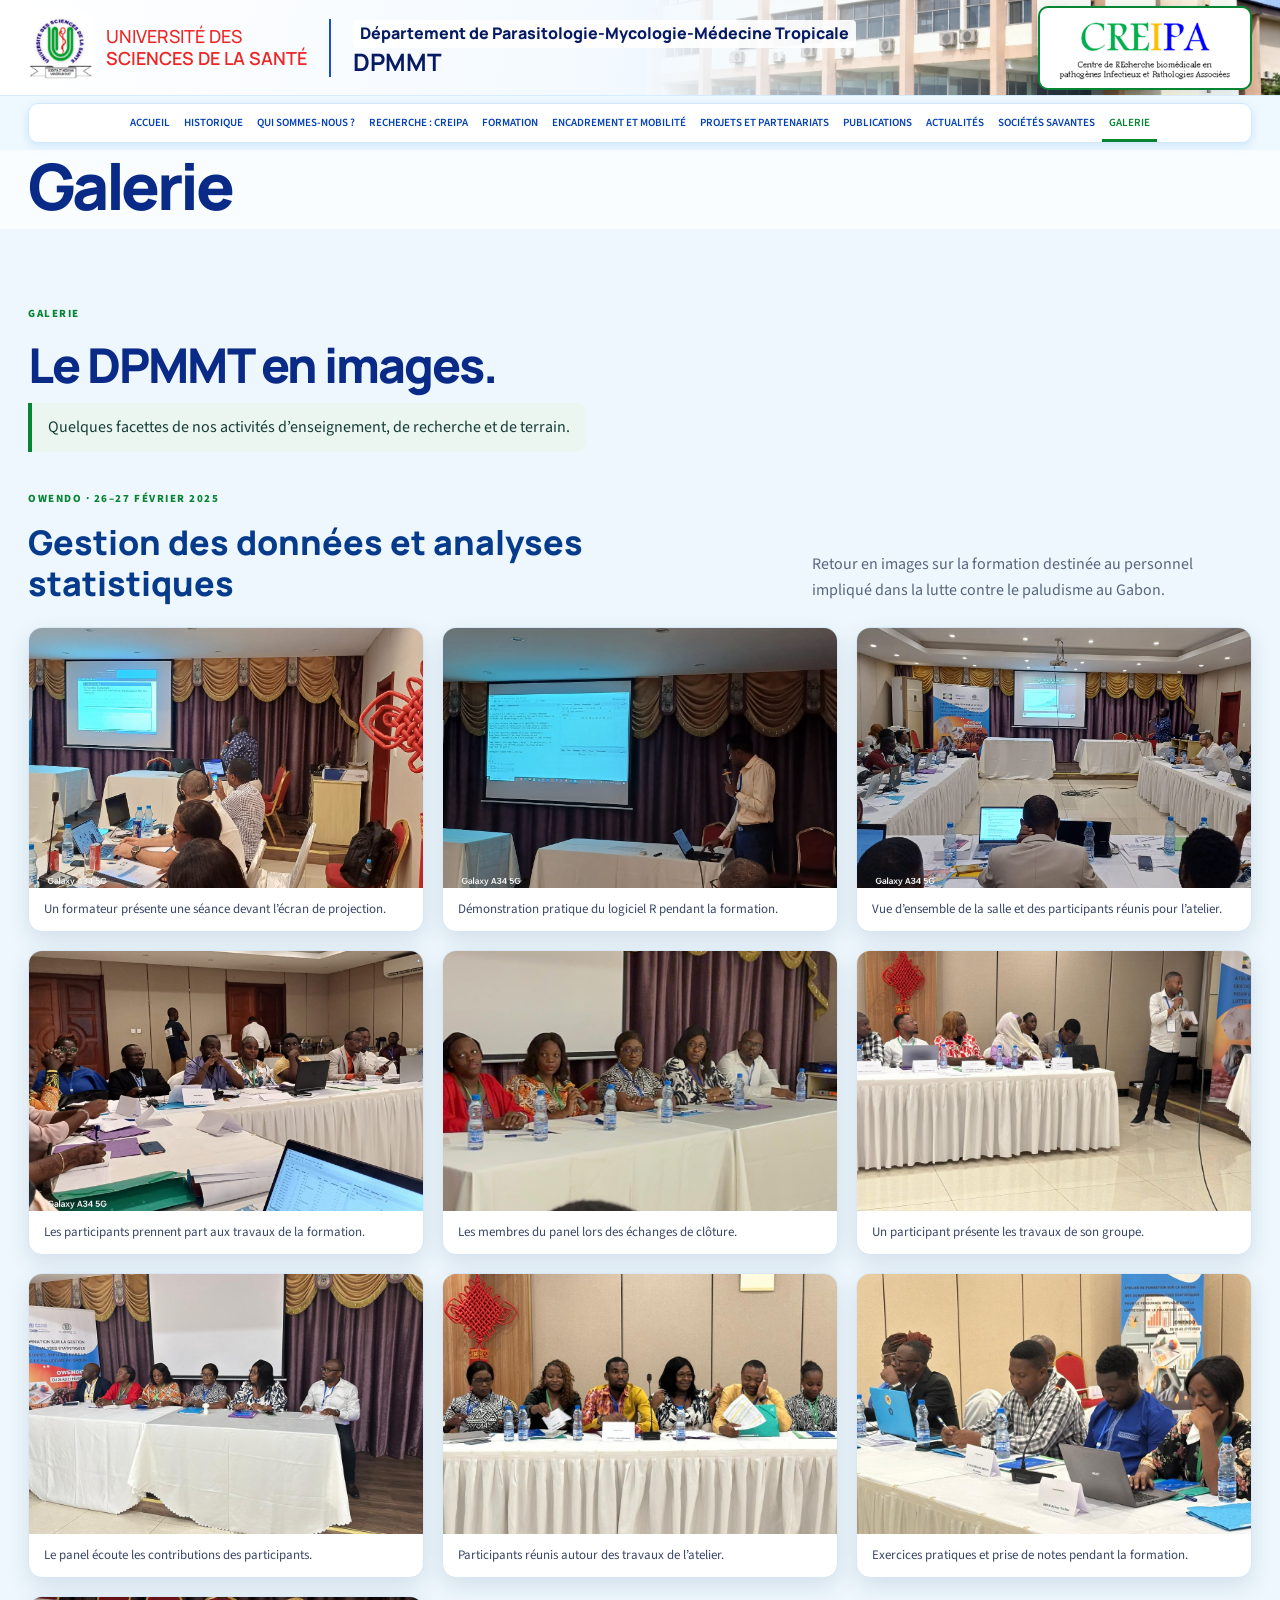
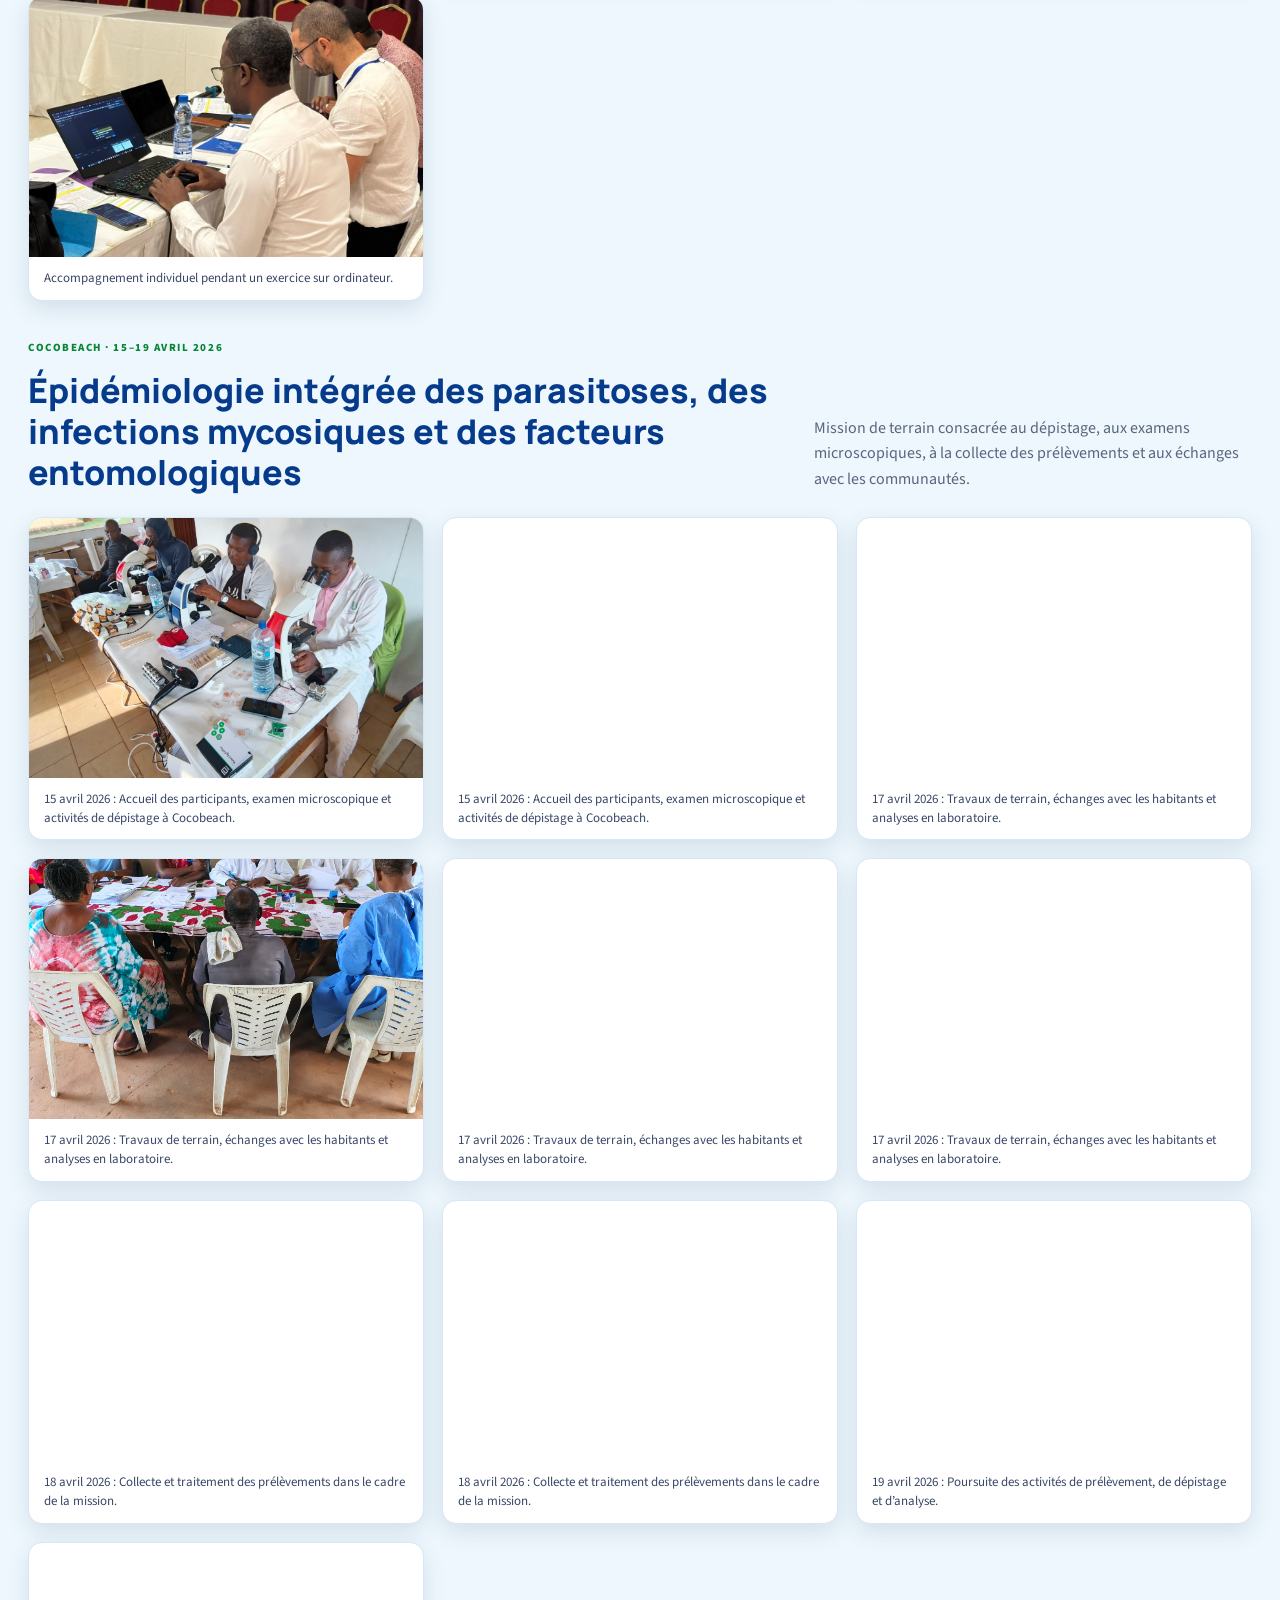
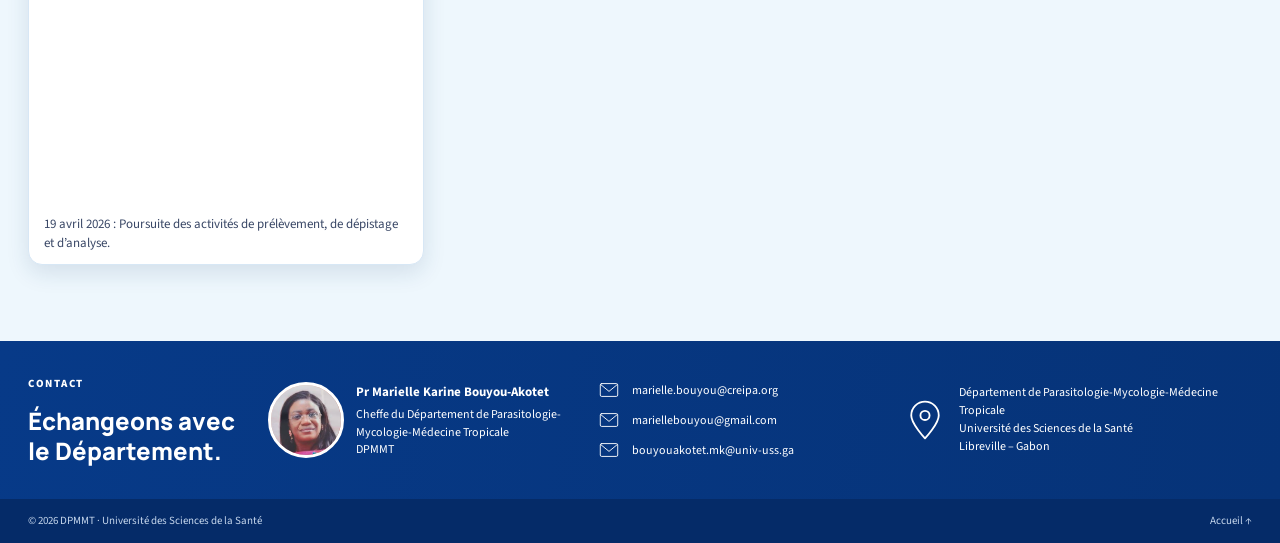
<file: galerie.html>
<!doctype html><html lang="fr"><head><meta charset="utf-8"><meta name="viewport" content="width=device-width, initial-scale=1"><meta name="theme-color" content="#073b8e"><meta name="description" content="Galerie — Département de Parasitologie-Mycologie-Médecine Tropicale, Université des Sciences de la Santé."><title>Galerie — DPMMT, Université des Sciences de la Santé</title><link rel="stylesheet" href="styles.css"></head><body class="inner-page"><svg class="icon-sprite" aria-hidden="true" focusable="false" xmlns="http://www.w3.org/2000/svg">
    <symbol id="i-mosquito" viewBox="0 0 48 48"><path d="M24 19v17M18 25l-9-3M30 25l9-3M20 29l-8 7M28 29l8 7M19 21l-8-9 11 3M29 21l8-9-11 3M24 19l-4-7M24 19l4-7M24 36l-4 8M24 36l4 8"/><circle cx="24" cy="17" r="2"/></symbol>
    <symbol id="i-parasite" viewBox="0 0 48 48"><path d="M9 30c2-12 12-17 19-10s9 1 11-4M8 36c4 3 8 3 11-1s7-4 10 0 7 4 11 0M13 19c-1-4 1-7 5-8"/><circle cx="38" cy="15" r="2"/></symbol>
    <symbol id="i-intestine" viewBox="0 0 48 48"><path d="M14 8v7c-4 0-6 3-6 7v15h32V22c0-4-2-7-6-7V8M14 15h5v6h-5v6h7v-6h6v7h6v-7h-5v-6h6M15 27v7h6v-5h6v5h6v-6h5"/></symbol>
    <symbol id="i-fungus" viewBox="0 0 48 48"><path d="M24 7C14 7 7 14 6 23h36C41 14 34 7 24 7ZM19 23v8c-5 1-7 5-7 10h24c0-5-2-9-7-10v-8"/><circle cx="18" cy="16" r="1"/><circle cx="29" cy="13" r="1"/></symbol>
    <symbol id="i-virus" viewBox="0 0 48 48"><circle cx="24" cy="24" r="12"/><circle cx="20" cy="21" r="2"/><circle cx="29" cy="27" r="2"/><path d="M24 4v8M24 36v8M4 24h8M36 24h8M10 10l6 6M32 32l6 6M38 10l-6 6M16 32l-6 6"/></symbol>
    <symbol id="i-leaf" viewBox="0 0 48 48"><path d="M40 8C22 8 10 13 9 25c-1 9 8 14 16 9C34 27 40 8 40 8ZM8 42c6-11 14-18 25-26M16 31l-1-9M23 25l9 1"/></symbol>
    <symbol id="i-handshake" viewBox="0 0 48 48"><path d="m4 17 8-8 10 7-7 8-7-4-4 4M44 17l-8-8-10 7 7 8 7-4 4 4M17 24l10 11a3 3 0 0 0 5-4l-5-6M22 29l7 8a3 3 0 0 0 5-4l-6-7M17 24l-3 3a3 3 0 0 0 4 4l4-3M25 18l-6 6a3 3 0 0 0 4 4l7-6"/></symbol>
    <symbol id="i-globe" viewBox="0 0 48 48"><circle cx="24" cy="24" r="18"/><path d="M6 24h36M24 6c6 6 8 12 8 18s-2 12-8 18c-6-6-8-12-8-18s2-12 8-18Z"/></symbol>
    <symbol id="i-team" viewBox="0 0 48 48"><circle cx="24" cy="15" r="6"/><circle cx="10" cy="19" r="4"/><circle cx="38" cy="19" r="4"/><path d="M11 40v-5a13 13 0 0 1 26 0v5H11ZM3 39v-4a7 7 0 0 1 8-7M45 39v-4a7 7 0 0 0-8-7"/></symbol>
    <symbol id="i-heart" viewBox="0 0 48 48"><path d="M24 41 7 24C-1 13 13 4 22 14l2 3 2-3C35 4 49 13 41 24L24 41Z"/><path d="M12 25h7l3-6 5 12 3-6h6"/></symbol>
    <symbol id="i-calendar" viewBox="0 0 48 48"><rect x="7" y="10" width="34" height="32" rx="3"/><path d="M15 6v9M33 6v9M7 19h34M15 26h4M25 26h4M15 33h4M25 33h4"/></symbol>
    <symbol id="i-check" viewBox="0 0 48 48"><path d="m8 25 10 10L40 12"/></symbol>
    <symbol id="i-cross" viewBox="0 0 48 48"><path d="M20 6h8v14h14v8H28v14h-8V28H6v-8h14z"/></symbol>
    <symbol id="i-mortar" viewBox="0 0 48 48"><path d="M6 19 24 8l18 11H6ZM11 23h26l-3 17H14zM19 9l15 20M15 40h18"/></symbol>
    <symbol id="i-microscope" viewBox="0 0 48 48"><path d="m17 7 8-4 9 17-8 4zM14 13l8-4M30 23l-5 8M16 31a11 11 0 0 0 21 0M9 43h31M20 38v5M35 10l4-2"/></symbol>
    <symbol id="i-stethoscope" viewBox="0 0 48 48"><path d="M13 6v13a7 7 0 0 0 14 0V6M9 6h8M23 6h8M20 26v5a9 9 0 0 0 18 0v-3"/><circle cx="38" cy="24" r="3"/></symbol>
    <symbol id="i-book" viewBox="0 0 48 48"><path d="M5 8c8-3 14-1 19 3v30c-5-4-11-6-19-3zM43 8c-8-3-14-1-19 3v30c5-4 11-6 19-3zM12 16h6M12 22h6M30 16h6M30 22h6"/></symbol>
    <symbol id="i-graduation" viewBox="0 0 48 48"><path d="m4 18 20-11 20 11-20 11zM12 23v11c7 6 17 6 24 0V23M43 19v14"/><circle cx="43" cy="36" r="2"/></symbol>
    <symbol id="i-document" viewBox="0 0 48 48"><path d="M11 4h18l10 10v30H11zM29 4v11h10M17 25h16M17 32h16M17 39h10"/><path d="M22 18v10M18 22h8"/></symbol>
    <symbol id="i-award" viewBox="0 0 48 48"><circle cx="24" cy="19" r="12"/><path d="m24 10 3 5 6 1-4 4 1 6-6-3-6 3 1-6-4-4 6-1zM16 29l-4 15 12-6 12 6-4-15"/></symbol>
    <symbol id="i-shield" viewBox="0 0 48 48"><path d="M24 4 40 10v12c0 11-7 18-16 22C15 40 8 33 8 22V10zM16 24l6 6 11-13"/></symbol>
    <symbol id="i-bulb" viewBox="0 0 48 48"><path d="M16 31c0-4-7-7-7-15a15 15 0 0 1 30 0c0 8-7 11-7 15zM18 36h12M20 41h8M24 2v5M5 16h5M38 16h5M9 5l4 4M39 5l-4 4"/></symbol>
    <symbol id="i-mail" viewBox="0 0 48 48"><rect x="5" y="10" width="38" height="28" rx="3"/><path d="m7 13 17 14 17-14"/></symbol>
    <symbol id="i-pin" viewBox="0 0 48 48"><path d="M24 44S9 28 9 19a15 15 0 1 1 30 0c0 9-15 25-15 25Z"/><circle cx="24" cy="19" r="5"/></symbol>
    <symbol id="i-flask" viewBox="0 0 48 48"><path d="M17 5h14M20 5v14L8 39a3 3 0 0 0 3 4h26a3 3 0 0 0 3-4L28 19V5M14 32h20M18 26h12"/></symbol>
    <symbol id="i-board" viewBox="0 0 48 48"><rect x="5" y="7" width="38" height="27" rx="2"/><path d="M24 34v8M16 42h16M11 14h13v10H11zM29 14h8M29 20h8M29 26h5"/></symbol>
    <symbol id="i-group" viewBox="0 0 48 48"><circle cx="24" cy="13" r="5"/><circle cx="10" cy="18" r="4"/><circle cx="38" cy="18" r="4"/><path d="M12 39v-4a12 12 0 0 1 24 0v4zM3 38v-4a7 7 0 0 1 8-7M45 38v-4a7 7 0 0 0-8-7"/></symbol>
    <symbol id="i-lab" viewBox="0 0 48 48"><path d="M18 5h12M21 5v15L9 39a3 3 0 0 0 3 4h24a3 3 0 0 0 3-4L27 20V5M15 32h18"/><circle cx="21" cy="35" r="1"/><circle cx="28" cy="38" r="1"/></symbol>
  </svg><a class="skip-link" href="#contenu">Aller au contenu</a><header class="site-header"><div class="masthead"><div class="container masthead-inner"><a class="university" href="index.html"><img class="crest" src="assets/logo-uss.png" alt="Logo de l’Université des Sciences de la Santé"><span>UNIVERSITÉ DES<br><b>SCIENCES DE LA SANTÉ</b></span></a><span class="mast-divider" aria-hidden="true"></span><a class="department-brand" href="index.html"><span>Département de Parasitologie-Mycologie-Médecine Tropicale</span><b>DPMMT</b></a><a class="creipa-masthead creipa-logo" href="recherche-creipa.html" title="CREIPA : Centre de REcherche biomédicale en pathogènes Infectieux et Pathologies Associées"><img src="assets/logo-creipa.png" alt="CREIPA – Centre de REcherche biomédicale en pathogènes Infectieux et Pathologies Associées"></a><div class="mast-scene" aria-hidden="true"><img src="assets/uss-campus-hero.png" alt=""></div></div></div><div class="nav-wrap"><div class="container nav-inner"><button class="menu-toggle" aria-expanded="false" aria-controls="navigation">☰ <span>Menu</span></button><nav id="navigation" aria-label="Navigation principale"><a href="index.html">Accueil</a><a href="historique.html">Historique</a><a href="qui-sommes-nous.html">Qui sommes-nous ?</a><a href="recherche-creipa.html">Recherche : CREIPA</a><a href="formations.html">Formation</a><a href="encadrement-mobilite.html">Encadrement et mobilité</a><a href="projets-partenariats.html">Projets et partenariats</a><a href="publications.html">Publications</a><a href="actualites.html">Actualités</a><a href="societes-savantes.html">Sociétés savantes</a><a href="galerie.html" class="active" aria-current="page">Galerie</a></nav></div></div></header><main id="contenu"><div class="container page-title-wrap"><h1 class="page-heading">Galerie</h1></div><section class="section gallery" id="galerie"><div class="container"><div class="section-title"><div><p class="eyebrow">Galerie</p><h2>Le DPMMT en images.</h2></div><p>Quelques facettes de nos activités d’enseignement, de recherche et de terrain.</p></div><div class="photo-album"><div class="album-heading"><div><p class="eyebrow">Owendo · 26–27 février 2025</p><h3>Gestion des données et analyses statistiques</h3></div><p>Retour en images sur la formation destinée au personnel impliqué dans la lutte contre le paludisme au Gabon.</p></div><div class="photo-grid"><figure><img src="assets/IMG-20250522-WA0006.jpg" alt="Un formateur présente une séance devant l’écran de projection." loading="lazy" decoding="async"><figcaption>Un formateur présente une séance devant l’écran de projection.</figcaption></figure><figure><img src="assets/IMG-20250522-WA0008.jpg" alt="Démonstration pratique du logiciel R pendant la formation." loading="lazy" decoding="async"><figcaption>Démonstration pratique du logiciel R pendant la formation.</figcaption></figure><figure><img src="assets/IMG-20250522-WA0012.jpg" alt="Vue d’ensemble de la salle et des participants réunis pour l’atelier." loading="lazy" decoding="async"><figcaption>Vue d’ensemble de la salle et des participants réunis pour l’atelier.</figcaption></figure><figure><img src="assets/IMG-20250522-WA0015.jpg" alt="Les participants prennent part aux travaux de la formation." loading="lazy" decoding="async"><figcaption>Les participants prennent part aux travaux de la formation.</figcaption></figure><figure><img src="assets/IMG-20250527-WA0047.jpg" alt="Les membres du panel lors des échanges de clôture." loading="lazy" decoding="async"><figcaption>Les membres du panel lors des échanges de clôture.</figcaption></figure><figure><img src="assets/IMG-20250527-WA0052.jpg" alt="Un participant présente les travaux de son groupe." loading="lazy" decoding="async"><figcaption>Un participant présente les travaux de son groupe.</figcaption></figure><figure><img src="assets/IMG-20250527-WA0054.jpg" alt="Le panel écoute les contributions des participants." loading="lazy" decoding="async"><figcaption>Le panel écoute les contributions des participants.</figcaption></figure><figure><img src="assets/IMG-20250527-WA0057.jpg" alt="Participants réunis autour des travaux de l’atelier." loading="lazy" decoding="async"><figcaption>Participants réunis autour des travaux de l’atelier.</figcaption></figure><figure><img src="assets/IMG-20250527-WA0058.jpg" alt="Exercices pratiques et prise de notes pendant la formation." loading="lazy" decoding="async"><figcaption>Exercices pratiques et prise de notes pendant la formation.</figcaption></figure><figure><img src="assets/IMG-20250527-WA0060.jpg" alt="Accompagnement individuel pendant un exercice sur ordinateur." loading="lazy" decoding="async"><figcaption>Accompagnement individuel pendant un exercice sur ordinateur.</figcaption></figure></div><div class="photo-album"><div class="album-heading"><div><p class="eyebrow">Cocobeach · 15–19 avril 2026</p><h3>Épidémiologie intégrée des parasitoses, des infections mycosiques et des facteurs entomologiques</h3></div><p>Mission de terrain consacrée au dépistage, aux examens microscopiques, à la collecte des prélèvements et aux échanges avec les communautés.</p></div><div class="photo-grid"><figure><img src="assets/cocobeach/cocobeach-03.jpg" alt="15 avril 2026 : Accueil des participants, examen microscopique et activités de dépistage à Cocobeach." loading="lazy" decoding="async"><figcaption>15 avril 2026 : Accueil des participants, examen microscopique et activités de dépistage à Cocobeach.</figcaption></figure><figure><img src="assets/cocobeach/cocobeach-04.jpg" alt="15 avril 2026 : Accueil des participants, examen microscopique et activités de dépistage à Cocobeach." loading="lazy" decoding="async"><figcaption>15 avril 2026 : Accueil des participants, examen microscopique et activités de dépistage à Cocobeach.</figcaption></figure><figure><img src="assets/cocobeach/cocobeach-13.jpg" alt="17 avril 2026 : Travaux de terrain, échanges avec les habitants et analyses en laboratoire." loading="lazy" decoding="async"><figcaption>17 avril 2026 : Travaux de terrain, échanges avec les habitants et analyses en laboratoire.</figcaption></figure><figure><img src="assets/cocobeach/cocobeach-18.jpg" alt="17 avril 2026 : Travaux de terrain, échanges avec les habitants et analyses en laboratoire." loading="lazy" decoding="async"><figcaption>17 avril 2026 : Travaux de terrain, échanges avec les habitants et analyses en laboratoire.</figcaption></figure><figure><img src="assets/cocobeach/cocobeach-22.jpg" alt="17 avril 2026 : Travaux de terrain, échanges avec les habitants et analyses en laboratoire." loading="lazy" decoding="async"><figcaption>17 avril 2026 : Travaux de terrain, échanges avec les habitants et analyses en laboratoire.</figcaption></figure><figure><img src="assets/cocobeach/cocobeach-25.jpg" alt="17 avril 2026 : Travaux de terrain, échanges avec les habitants et analyses en laboratoire." loading="lazy" decoding="async"><figcaption>17 avril 2026 : Travaux de terrain, échanges avec les habitants et analyses en laboratoire.</figcaption></figure><figure><img src="assets/cocobeach/cocobeach-29.jpg" alt="18 avril 2026 : Collecte et traitement des prélèvements dans le cadre de la mission." loading="lazy" decoding="async"><figcaption>18 avril 2026 : Collecte et traitement des prélèvements dans le cadre de la mission.</figcaption></figure><figure><img src="assets/cocobeach/cocobeach-31.jpg" alt="18 avril 2026 : Collecte et traitement des prélèvements dans le cadre de la mission." loading="lazy" decoding="async"><figcaption>18 avril 2026 : Collecte et traitement des prélèvements dans le cadre de la mission.</figcaption></figure><figure><img src="assets/cocobeach/cocobeach-36.jpg" alt="19 avril 2026 : Poursuite des activités de prélèvement, de dépistage et d’analyse." loading="lazy" decoding="async"><figcaption>19 avril 2026 : Poursuite des activités de prélèvement, de dépistage et d’analyse.</figcaption></figure><figure><img src="assets/cocobeach/cocobeach-38.jpg" alt="19 avril 2026 : Poursuite des activités de prélèvement, de dépistage et d’analyse." loading="lazy" decoding="async"><figcaption>19 avril 2026 : Poursuite des activités de prélèvement, de dépistage et d’analyse.</figcaption></figure></div></div></div></div></section></main><section class="contact" id="contact"><div class="container contact-inner"><div class="contact-lead"><p class="eyebrow">Contact</p><h2>Échangeons avec le Département.</h2></div><div class="contact-person"><img class="portrait" src="assets/prof-marielle-bouyou-akotet.png" alt="Professeure Marielle Karine Bouyou-Akotet"><p><b>Pr Marielle Karine Bouyou-Akotet</b><span>Cheffe du Département de Parasitologie-Mycologie-Médecine Tropicale<br>DPMMT</span></p></div><div class="contact-details"><a href="mailto:marielle.bouyou@creipa.org"><svg class="ui-icon contact-icon" viewBox="0 0 48 48" aria-hidden="true"><use href="#i-mail"></use></svg><span>marielle.bouyou@creipa.org</span></a><a href="mailto:mariellebouyou@gmail.com"><svg class="ui-icon contact-icon" viewBox="0 0 48 48" aria-hidden="true"><use href="#i-mail"></use></svg><span>mariellebouyou@gmail.com</span></a><a href="mailto:bouyouakotet.mk@univ-uss.ga"><svg class="ui-icon contact-icon" viewBox="0 0 48 48" aria-hidden="true"><use href="#i-mail"></use></svg><span>bouyouakotet.mk@univ-uss.ga</span></a></div><div class="contact-location"><b aria-hidden="true"><svg class="ui-icon" viewBox="0 0 48 48"><use href="#i-pin"></use></svg></b><p>Département de Parasitologie-Mycologie-Médecine Tropicale<br>Université des Sciences de la Santé<br>Libreville – Gabon</p></div></div></section><footer><div class="container footer-inner"><span>© <span id="year">2026</span> DPMMT · Université des Sciences de la Santé</span><a href="index.html">Accueil ↑</a></div></footer><script src="script.js"></script></body></html>
</file>
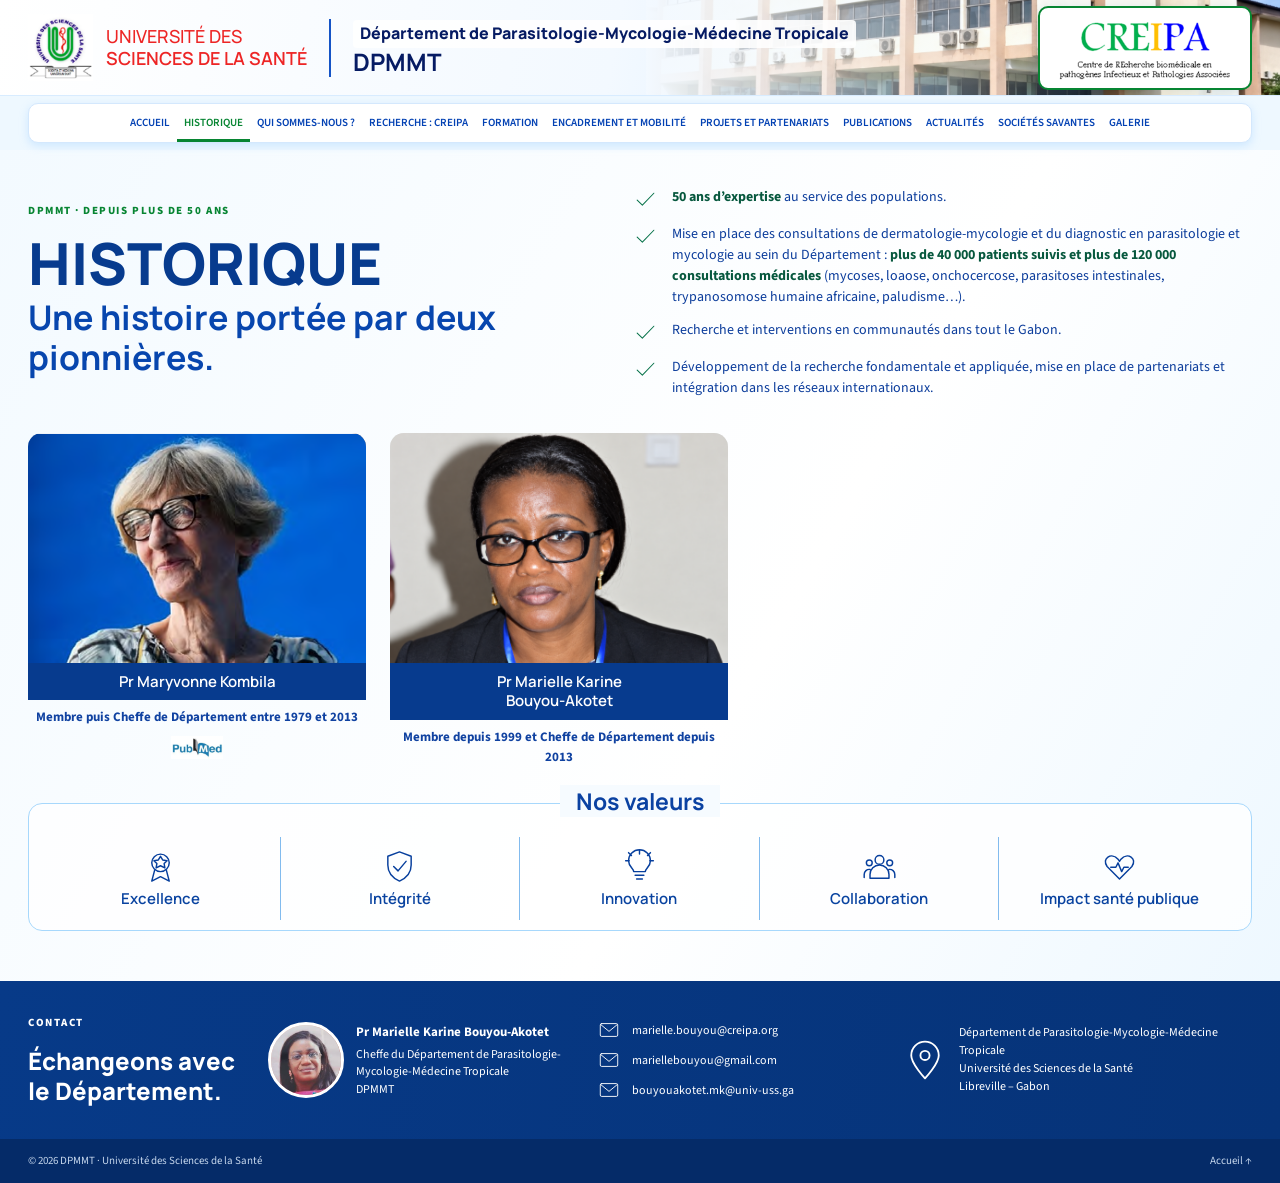
<file: historique.html>
<!doctype html><html lang="fr"><head><meta charset="utf-8"><meta name="viewport" content="width=device-width, initial-scale=1"><meta name="theme-color" content="#073b8e"><meta name="description" content="Historique — Département de Parasitologie-Mycologie-Médecine Tropicale, Université des Sciences de la Santé."><title>Historique — DPMMT, Université des Sciences de la Santé</title><link rel="stylesheet" href="styles.css"></head><body class="inner-page"><svg class="icon-sprite" aria-hidden="true" focusable="false" xmlns="http://www.w3.org/2000/svg">
    <symbol id="i-mosquito" viewBox="0 0 48 48"><path d="M24 19v17M18 25l-9-3M30 25l9-3M20 29l-8 7M28 29l8 7M19 21l-8-9 11 3M29 21l8-9-11 3M24 19l-4-7M24 19l4-7M24 36l-4 8M24 36l4 8"/><circle cx="24" cy="17" r="2"/></symbol>
    <symbol id="i-parasite" viewBox="0 0 48 48"><path d="M9 30c2-12 12-17 19-10s9 1 11-4M8 36c4 3 8 3 11-1s7-4 10 0 7 4 11 0M13 19c-1-4 1-7 5-8"/><circle cx="38" cy="15" r="2"/></symbol>
    <symbol id="i-intestine" viewBox="0 0 48 48"><path d="M14 8v7c-4 0-6 3-6 7v15h32V22c0-4-2-7-6-7V8M14 15h5v6h-5v6h7v-6h6v7h6v-7h-5v-6h6M15 27v7h6v-5h6v5h6v-6h5"/></symbol>
    <symbol id="i-fungus" viewBox="0 0 48 48"><path d="M24 7C14 7 7 14 6 23h36C41 14 34 7 24 7ZM19 23v8c-5 1-7 5-7 10h24c0-5-2-9-7-10v-8"/><circle cx="18" cy="16" r="1"/><circle cx="29" cy="13" r="1"/></symbol>
    <symbol id="i-virus" viewBox="0 0 48 48"><circle cx="24" cy="24" r="12"/><circle cx="20" cy="21" r="2"/><circle cx="29" cy="27" r="2"/><path d="M24 4v8M24 36v8M4 24h8M36 24h8M10 10l6 6M32 32l6 6M38 10l-6 6M16 32l-6 6"/></symbol>
    <symbol id="i-leaf" viewBox="0 0 48 48"><path d="M40 8C22 8 10 13 9 25c-1 9 8 14 16 9C34 27 40 8 40 8ZM8 42c6-11 14-18 25-26M16 31l-1-9M23 25l9 1"/></symbol>
    <symbol id="i-handshake" viewBox="0 0 48 48"><path d="m4 17 8-8 10 7-7 8-7-4-4 4M44 17l-8-8-10 7 7 8 7-4 4 4M17 24l10 11a3 3 0 0 0 5-4l-5-6M22 29l7 8a3 3 0 0 0 5-4l-6-7M17 24l-3 3a3 3 0 0 0 4 4l4-3M25 18l-6 6a3 3 0 0 0 4 4l7-6"/></symbol>
    <symbol id="i-globe" viewBox="0 0 48 48"><circle cx="24" cy="24" r="18"/><path d="M6 24h36M24 6c6 6 8 12 8 18s-2 12-8 18c-6-6-8-12-8-18s2-12 8-18Z"/></symbol>
    <symbol id="i-team" viewBox="0 0 48 48"><circle cx="24" cy="15" r="6"/><circle cx="10" cy="19" r="4"/><circle cx="38" cy="19" r="4"/><path d="M11 40v-5a13 13 0 0 1 26 0v5H11ZM3 39v-4a7 7 0 0 1 8-7M45 39v-4a7 7 0 0 0-8-7"/></symbol>
    <symbol id="i-heart" viewBox="0 0 48 48"><path d="M24 41 7 24C-1 13 13 4 22 14l2 3 2-3C35 4 49 13 41 24L24 41Z"/><path d="M12 25h7l3-6 5 12 3-6h6"/></symbol>
    <symbol id="i-calendar" viewBox="0 0 48 48"><rect x="7" y="10" width="34" height="32" rx="3"/><path d="M15 6v9M33 6v9M7 19h34M15 26h4M25 26h4M15 33h4M25 33h4"/></symbol>
    <symbol id="i-check" viewBox="0 0 48 48"><path d="m8 25 10 10L40 12"/></symbol>
    <symbol id="i-cross" viewBox="0 0 48 48"><path d="M20 6h8v14h14v8H28v14h-8V28H6v-8h14z"/></symbol>
    <symbol id="i-mortar" viewBox="0 0 48 48"><path d="M6 19 24 8l18 11H6ZM11 23h26l-3 17H14zM19 9l15 20M15 40h18"/></symbol>
    <symbol id="i-microscope" viewBox="0 0 48 48"><path d="m17 7 8-4 9 17-8 4zM14 13l8-4M30 23l-5 8M16 31a11 11 0 0 0 21 0M9 43h31M20 38v5M35 10l4-2"/></symbol>
    <symbol id="i-stethoscope" viewBox="0 0 48 48"><path d="M13 6v13a7 7 0 0 0 14 0V6M9 6h8M23 6h8M20 26v5a9 9 0 0 0 18 0v-3"/><circle cx="38" cy="24" r="3"/></symbol>
    <symbol id="i-book" viewBox="0 0 48 48"><path d="M5 8c8-3 14-1 19 3v30c-5-4-11-6-19-3zM43 8c-8-3-14-1-19 3v30c5-4 11-6 19-3zM12 16h6M12 22h6M30 16h6M30 22h6"/></symbol>
    <symbol id="i-graduation" viewBox="0 0 48 48"><path d="m4 18 20-11 20 11-20 11zM12 23v11c7 6 17 6 24 0V23M43 19v14"/><circle cx="43" cy="36" r="2"/></symbol>
    <symbol id="i-document" viewBox="0 0 48 48"><path d="M11 4h18l10 10v30H11zM29 4v11h10M17 25h16M17 32h16M17 39h10"/><path d="M22 18v10M18 22h8"/></symbol>
    <symbol id="i-award" viewBox="0 0 48 48"><circle cx="24" cy="19" r="12"/><path d="m24 10 3 5 6 1-4 4 1 6-6-3-6 3 1-6-4-4 6-1zM16 29l-4 15 12-6 12 6-4-15"/></symbol>
    <symbol id="i-shield" viewBox="0 0 48 48"><path d="M24 4 40 10v12c0 11-7 18-16 22C15 40 8 33 8 22V10zM16 24l6 6 11-13"/></symbol>
    <symbol id="i-bulb" viewBox="0 0 48 48"><path d="M16 31c0-4-7-7-7-15a15 15 0 0 1 30 0c0 8-7 11-7 15zM18 36h12M20 41h8M24 2v5M5 16h5M38 16h5M9 5l4 4M39 5l-4 4"/></symbol>
    <symbol id="i-mail" viewBox="0 0 48 48"><rect x="5" y="10" width="38" height="28" rx="3"/><path d="m7 13 17 14 17-14"/></symbol>
    <symbol id="i-pin" viewBox="0 0 48 48"><path d="M24 44S9 28 9 19a15 15 0 1 1 30 0c0 9-15 25-15 25Z"/><circle cx="24" cy="19" r="5"/></symbol>
    <symbol id="i-flask" viewBox="0 0 48 48"><path d="M17 5h14M20 5v14L8 39a3 3 0 0 0 3 4h26a3 3 0 0 0 3-4L28 19V5M14 32h20M18 26h12"/></symbol>
    <symbol id="i-board" viewBox="0 0 48 48"><rect x="5" y="7" width="38" height="27" rx="2"/><path d="M24 34v8M16 42h16M11 14h13v10H11zM29 14h8M29 20h8M29 26h5"/></symbol>
    <symbol id="i-group" viewBox="0 0 48 48"><circle cx="24" cy="13" r="5"/><circle cx="10" cy="18" r="4"/><circle cx="38" cy="18" r="4"/><path d="M12 39v-4a12 12 0 0 1 24 0v4zM3 38v-4a7 7 0 0 1 8-7M45 38v-4a7 7 0 0 0-8-7"/></symbol>
    <symbol id="i-lab" viewBox="0 0 48 48"><path d="M18 5h12M21 5v15L9 39a3 3 0 0 0 3 4h24a3 3 0 0 0 3-4L27 20V5M15 32h18"/><circle cx="21" cy="35" r="1"/><circle cx="28" cy="38" r="1"/></symbol>
  </svg><a class="skip-link" href="#contenu">Aller au contenu</a><header class="site-header"><div class="masthead"><div class="container masthead-inner"><a class="university" href="index.html"><img class="crest" src="assets/logo-uss.png" alt="Logo de l’Université des Sciences de la Santé"><span>UNIVERSITÉ DES<br><b>SCIENCES DE LA SANTÉ</b></span></a><span class="mast-divider" aria-hidden="true"></span><a class="department-brand" href="index.html"><span>Département de Parasitologie-Mycologie-Médecine Tropicale</span><b>DPMMT</b></a><a class="creipa-masthead creipa-logo" href="recherche-creipa.html" title="CREIPA : Centre de REcherche biomédicale en pathogènes Infectieux et Pathologies Associées"><img src="assets/logo-creipa.png" alt="CREIPA – Centre de REcherche biomédicale en pathogènes Infectieux et Pathologies Associées"></a><div class="mast-scene" aria-hidden="true"><img src="assets/uss-campus-hero.png" alt=""></div></div></div><div class="nav-wrap"><div class="container nav-inner"><button class="menu-toggle" aria-expanded="false" aria-controls="navigation">☰ <span>Menu</span></button><nav id="navigation" aria-label="Navigation principale"><a href="index.html">Accueil</a><a href="historique.html" class="active" aria-current="page">Historique</a><a href="qui-sommes-nous.html">Qui sommes-nous ?</a><a href="recherche-creipa.html">Recherche : CREIPA</a><a href="formations.html">Formation</a><a href="encadrement-mobilite.html">Encadrement et mobilité</a><a href="projets-partenariats.html">Projets et partenariats</a><a href="publications.html">Publications</a><a href="actualites.html">Actualités</a><a href="societes-savantes.html">Sociétés savantes</a><a href="galerie.html">Galerie</a></nav></div></div></header><main id="contenu" class="page-content history-page"><div class="container"><div class="history-intro"><div><p class="eyebrow">DPMMT · depuis plus de 50 ans</p><h1>Historique</h1><h2>Une histoire portée par deux pionnières.</h2></div><div class="history-facts"><p><b class="fact-icon"><svg class="ui-icon" viewBox="0 0 48 48" aria-hidden="true"><use href="#i-check"></use></svg></b><span><strong>50 ans d’expertise</strong> au service des populations.</span></p><p><b class="fact-icon"><svg class="ui-icon" viewBox="0 0 48 48" aria-hidden="true"><use href="#i-check"></use></svg></b><span>Mise en place des consultations de dermatologie-mycologie et du diagnostic en parasitologie et mycologie au sein du Département : <strong>plus de 40 000 patients suivis et plus de 120 000 consultations médicales</strong> (mycoses, loaose, onchocercose, parasitoses intestinales, trypanosomose humaine africaine, paludisme…).</span></p><p><b class="fact-icon"><svg class="ui-icon" viewBox="0 0 48 48" aria-hidden="true"><use href="#i-check"></use></svg></b><span>Recherche et interventions en communautés dans tout le Gabon.</span></p><p><b class="fact-icon"><svg class="ui-icon" viewBox="0 0 48 48" aria-hidden="true"><use href="#i-check"></use></svg></b><span>Développement de la recherche fondamentale et appliquée, mise en place de partenariats et intégration dans les réseaux internationaux.</span></p></div></div>
    <div class="pioneer-grid"><article class="pioneer-card"><div class="pioneer-portrait elder"><img src="assets/prof-maryvonne-kombila.png" alt="Professeure Maryvonne Kombila"></div><h3>Pr Maryvonne Kombila</h3><p>Membre puis Cheffe de Département entre 1979 et 2013</p><div class="member-social-links pioneer-links"><a class="social-link social-pubmed" href="https://pubmed.ncbi.nlm.nih.gov/?term=Kombila+M&amp;cauthor_id=42935873" target="_blank" rel="noopener noreferrer" aria-label="PubMed : Pr Maryvonne Kombila" title="Publications de Pr Maryvonne Kombila sur PubMed"><img src="assets/logo-pubmed.png" alt="PubMed"></a></div></article><article class="pioneer-card"><div class="pioneer-portrait current"><img src="assets/prof-marielle-bouyou-akotet-historique.png" alt="Professeure Marielle Karine Bouyou-Akotet"></div><h3>Pr Marielle Karine<br>Bouyou-Akotet</h3><p>Membre depuis 1999 et Cheffe de Département depuis 2013</p></article></div>
    <section class="values-panel"><h2><span>Nos valeurs</span></h2><div class="values-grid"><article><b><svg class="ui-icon" viewBox="0 0 48 48" aria-hidden="true"><use href="#i-award"></use></svg></b><span>Excellence</span></article><article><b><svg class="ui-icon" viewBox="0 0 48 48" aria-hidden="true"><use href="#i-shield"></use></svg></b><span>Intégrité</span></article><article><b><svg class="ui-icon" viewBox="0 0 48 48" aria-hidden="true"><use href="#i-bulb"></use></svg></b><span>Innovation</span></article><article><b><svg class="ui-icon" viewBox="0 0 48 48" aria-hidden="true"><use href="#i-team"></use></svg></b><span>Collaboration</span></article><article><b><svg class="ui-icon" viewBox="0 0 48 48" aria-hidden="true"><use href="#i-heart"></use></svg></b><span>Impact santé publique</span></article></div></section>
    
  </div></main><section class="contact" id="contact"><div class="container contact-inner"><div class="contact-lead"><p class="eyebrow">Contact</p><h2>Échangeons avec le Département.</h2></div><div class="contact-person"><img class="portrait" src="assets/prof-marielle-bouyou-akotet.png" alt="Professeure Marielle Karine Bouyou-Akotet"><p><b>Pr Marielle Karine Bouyou-Akotet</b><span>Cheffe du Département de Parasitologie-Mycologie-Médecine Tropicale<br>DPMMT</span></p></div><div class="contact-details"><a href="mailto:marielle.bouyou@creipa.org"><svg class="ui-icon contact-icon" viewBox="0 0 48 48" aria-hidden="true"><use href="#i-mail"></use></svg><span>marielle.bouyou@creipa.org</span></a><a href="mailto:mariellebouyou@gmail.com"><svg class="ui-icon contact-icon" viewBox="0 0 48 48" aria-hidden="true"><use href="#i-mail"></use></svg><span>mariellebouyou@gmail.com</span></a><a href="mailto:bouyouakotet.mk@univ-uss.ga"><svg class="ui-icon contact-icon" viewBox="0 0 48 48" aria-hidden="true"><use href="#i-mail"></use></svg><span>bouyouakotet.mk@univ-uss.ga</span></a></div><div class="contact-location"><b aria-hidden="true"><svg class="ui-icon" viewBox="0 0 48 48"><use href="#i-pin"></use></svg></b><p>Département de Parasitologie-Mycologie-Médecine Tropicale<br>Université des Sciences de la Santé<br>Libreville – Gabon</p></div></div></section><footer><div class="container footer-inner"><span>© <span id="year">2026</span> DPMMT · Université des Sciences de la Santé</span><a href="index.html">Accueil ↑</a></div></footer><script src="script.js"></script></body></html>
</file>
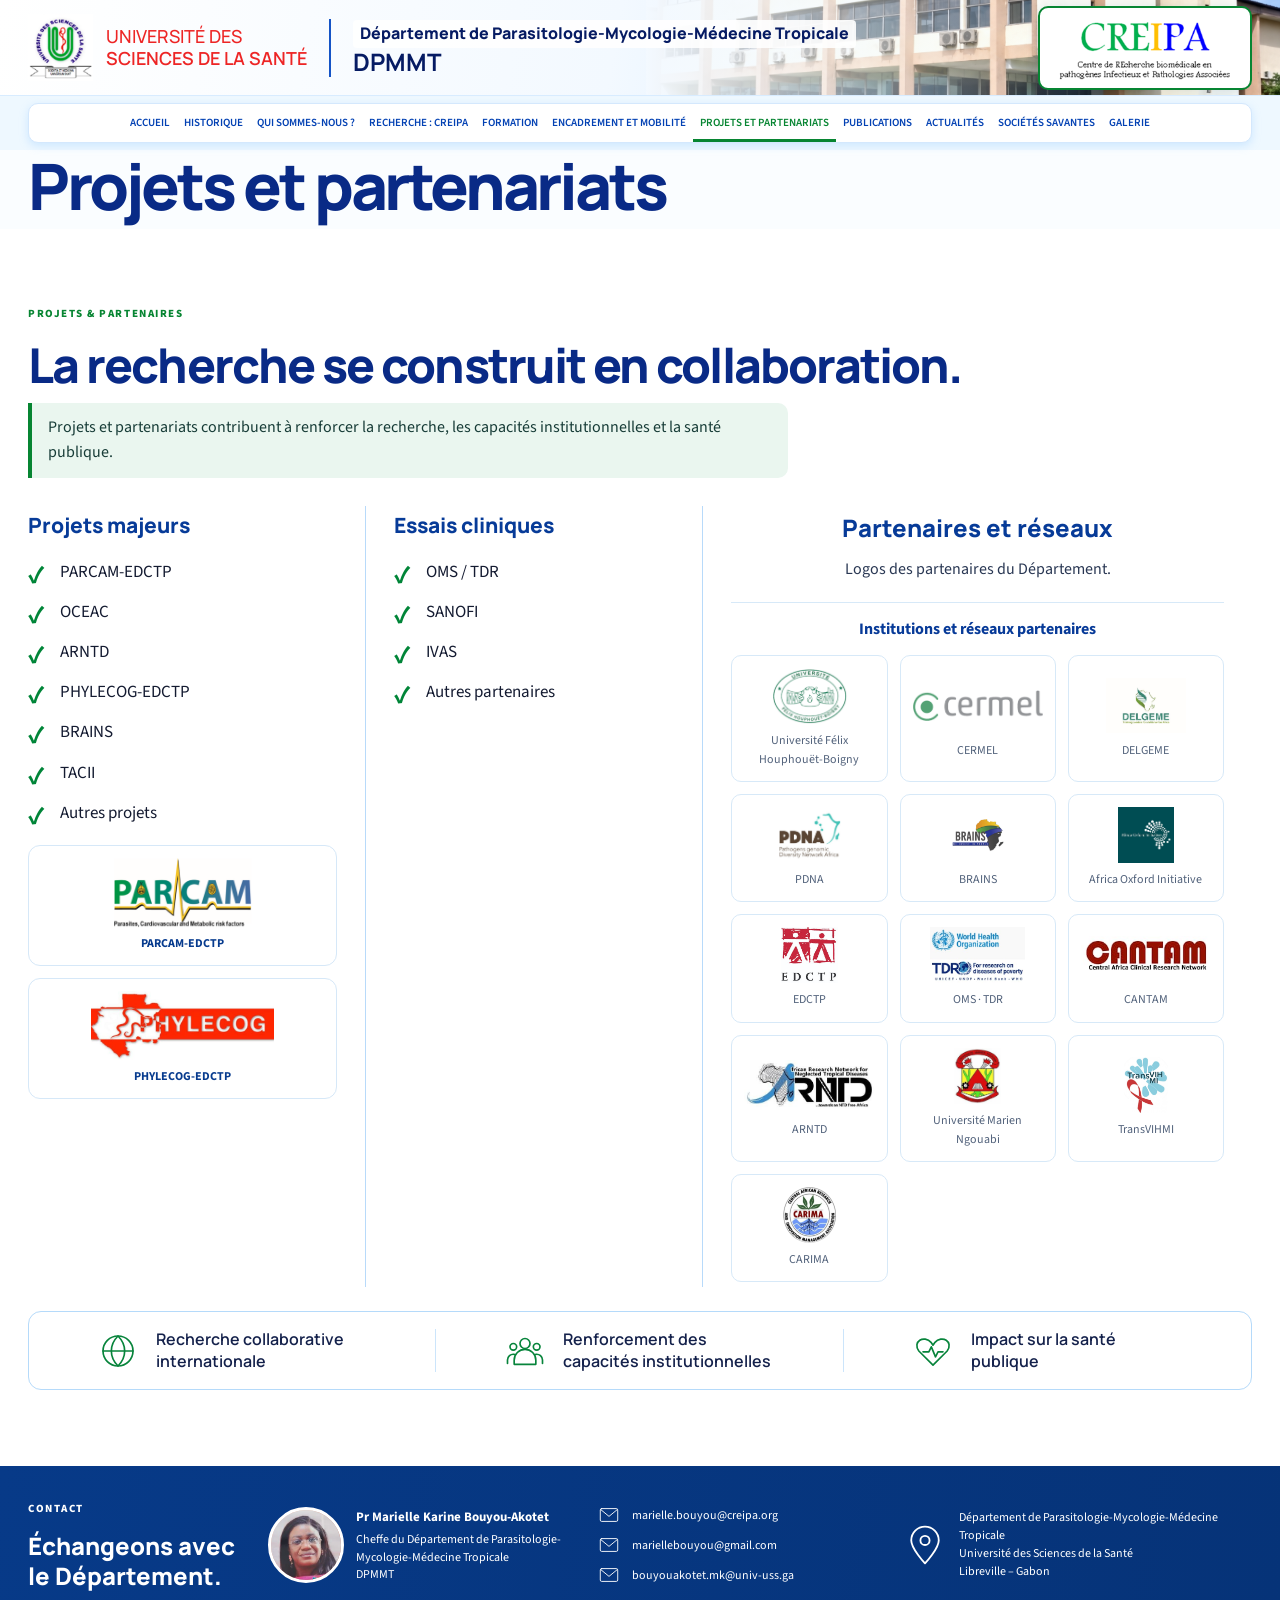
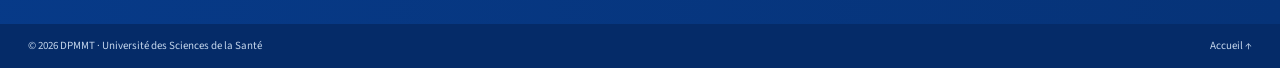
<file: projets-partenariats.html>
<!doctype html><html lang="fr"><head><meta charset="utf-8"><meta name="viewport" content="width=device-width, initial-scale=1"><meta name="theme-color" content="#073b8e"><meta name="description" content="Projets et partenariats — Département de Parasitologie-Mycologie-Médecine Tropicale, Université des Sciences de la Santé."><title>Projets et partenariats — DPMMT, Université des Sciences de la Santé</title><link rel="stylesheet" href="styles.css"></head><body class="inner-page"><svg class="icon-sprite" aria-hidden="true" focusable="false" xmlns="http://www.w3.org/2000/svg">
    <symbol id="i-mosquito" viewBox="0 0 48 48"><path d="M24 19v17M18 25l-9-3M30 25l9-3M20 29l-8 7M28 29l8 7M19 21l-8-9 11 3M29 21l8-9-11 3M24 19l-4-7M24 19l4-7M24 36l-4 8M24 36l4 8"/><circle cx="24" cy="17" r="2"/></symbol>
    <symbol id="i-parasite" viewBox="0 0 48 48"><path d="M9 30c2-12 12-17 19-10s9 1 11-4M8 36c4 3 8 3 11-1s7-4 10 0 7 4 11 0M13 19c-1-4 1-7 5-8"/><circle cx="38" cy="15" r="2"/></symbol>
    <symbol id="i-intestine" viewBox="0 0 48 48"><path d="M14 8v7c-4 0-6 3-6 7v15h32V22c0-4-2-7-6-7V8M14 15h5v6h-5v6h7v-6h6v7h6v-7h-5v-6h6M15 27v7h6v-5h6v5h6v-6h5"/></symbol>
    <symbol id="i-fungus" viewBox="0 0 48 48"><path d="M24 7C14 7 7 14 6 23h36C41 14 34 7 24 7ZM19 23v8c-5 1-7 5-7 10h24c0-5-2-9-7-10v-8"/><circle cx="18" cy="16" r="1"/><circle cx="29" cy="13" r="1"/></symbol>
    <symbol id="i-virus" viewBox="0 0 48 48"><circle cx="24" cy="24" r="12"/><circle cx="20" cy="21" r="2"/><circle cx="29" cy="27" r="2"/><path d="M24 4v8M24 36v8M4 24h8M36 24h8M10 10l6 6M32 32l6 6M38 10l-6 6M16 32l-6 6"/></symbol>
    <symbol id="i-leaf" viewBox="0 0 48 48"><path d="M40 8C22 8 10 13 9 25c-1 9 8 14 16 9C34 27 40 8 40 8ZM8 42c6-11 14-18 25-26M16 31l-1-9M23 25l9 1"/></symbol>
    <symbol id="i-handshake" viewBox="0 0 48 48"><path d="m4 17 8-8 10 7-7 8-7-4-4 4M44 17l-8-8-10 7 7 8 7-4 4 4M17 24l10 11a3 3 0 0 0 5-4l-5-6M22 29l7 8a3 3 0 0 0 5-4l-6-7M17 24l-3 3a3 3 0 0 0 4 4l4-3M25 18l-6 6a3 3 0 0 0 4 4l7-6"/></symbol>
    <symbol id="i-globe" viewBox="0 0 48 48"><circle cx="24" cy="24" r="18"/><path d="M6 24h36M24 6c6 6 8 12 8 18s-2 12-8 18c-6-6-8-12-8-18s2-12 8-18Z"/></symbol>
    <symbol id="i-team" viewBox="0 0 48 48"><circle cx="24" cy="15" r="6"/><circle cx="10" cy="19" r="4"/><circle cx="38" cy="19" r="4"/><path d="M11 40v-5a13 13 0 0 1 26 0v5H11ZM3 39v-4a7 7 0 0 1 8-7M45 39v-4a7 7 0 0 0-8-7"/></symbol>
    <symbol id="i-heart" viewBox="0 0 48 48"><path d="M24 41 7 24C-1 13 13 4 22 14l2 3 2-3C35 4 49 13 41 24L24 41Z"/><path d="M12 25h7l3-6 5 12 3-6h6"/></symbol>
    <symbol id="i-calendar" viewBox="0 0 48 48"><rect x="7" y="10" width="34" height="32" rx="3"/><path d="M15 6v9M33 6v9M7 19h34M15 26h4M25 26h4M15 33h4M25 33h4"/></symbol>
    <symbol id="i-check" viewBox="0 0 48 48"><path d="m8 25 10 10L40 12"/></symbol>
    <symbol id="i-cross" viewBox="0 0 48 48"><path d="M20 6h8v14h14v8H28v14h-8V28H6v-8h14z"/></symbol>
    <symbol id="i-mortar" viewBox="0 0 48 48"><path d="M6 19 24 8l18 11H6ZM11 23h26l-3 17H14zM19 9l15 20M15 40h18"/></symbol>
    <symbol id="i-microscope" viewBox="0 0 48 48"><path d="m17 7 8-4 9 17-8 4zM14 13l8-4M30 23l-5 8M16 31a11 11 0 0 0 21 0M9 43h31M20 38v5M35 10l4-2"/></symbol>
    <symbol id="i-stethoscope" viewBox="0 0 48 48"><path d="M13 6v13a7 7 0 0 0 14 0V6M9 6h8M23 6h8M20 26v5a9 9 0 0 0 18 0v-3"/><circle cx="38" cy="24" r="3"/></symbol>
    <symbol id="i-book" viewBox="0 0 48 48"><path d="M5 8c8-3 14-1 19 3v30c-5-4-11-6-19-3zM43 8c-8-3-14-1-19 3v30c5-4 11-6 19-3zM12 16h6M12 22h6M30 16h6M30 22h6"/></symbol>
    <symbol id="i-graduation" viewBox="0 0 48 48"><path d="m4 18 20-11 20 11-20 11zM12 23v11c7 6 17 6 24 0V23M43 19v14"/><circle cx="43" cy="36" r="2"/></symbol>
    <symbol id="i-document" viewBox="0 0 48 48"><path d="M11 4h18l10 10v30H11zM29 4v11h10M17 25h16M17 32h16M17 39h10"/><path d="M22 18v10M18 22h8"/></symbol>
    <symbol id="i-award" viewBox="0 0 48 48"><circle cx="24" cy="19" r="12"/><path d="m24 10 3 5 6 1-4 4 1 6-6-3-6 3 1-6-4-4 6-1zM16 29l-4 15 12-6 12 6-4-15"/></symbol>
    <symbol id="i-shield" viewBox="0 0 48 48"><path d="M24 4 40 10v12c0 11-7 18-16 22C15 40 8 33 8 22V10zM16 24l6 6 11-13"/></symbol>
    <symbol id="i-bulb" viewBox="0 0 48 48"><path d="M16 31c0-4-7-7-7-15a15 15 0 0 1 30 0c0 8-7 11-7 15zM18 36h12M20 41h8M24 2v5M5 16h5M38 16h5M9 5l4 4M39 5l-4 4"/></symbol>
    <symbol id="i-mail" viewBox="0 0 48 48"><rect x="5" y="10" width="38" height="28" rx="3"/><path d="m7 13 17 14 17-14"/></symbol>
    <symbol id="i-pin" viewBox="0 0 48 48"><path d="M24 44S9 28 9 19a15 15 0 1 1 30 0c0 9-15 25-15 25Z"/><circle cx="24" cy="19" r="5"/></symbol>
    <symbol id="i-flask" viewBox="0 0 48 48"><path d="M17 5h14M20 5v14L8 39a3 3 0 0 0 3 4h26a3 3 0 0 0 3-4L28 19V5M14 32h20M18 26h12"/></symbol>
    <symbol id="i-board" viewBox="0 0 48 48"><rect x="5" y="7" width="38" height="27" rx="2"/><path d="M24 34v8M16 42h16M11 14h13v10H11zM29 14h8M29 20h8M29 26h5"/></symbol>
    <symbol id="i-group" viewBox="0 0 48 48"><circle cx="24" cy="13" r="5"/><circle cx="10" cy="18" r="4"/><circle cx="38" cy="18" r="4"/><path d="M12 39v-4a12 12 0 0 1 24 0v4zM3 38v-4a7 7 0 0 1 8-7M45 38v-4a7 7 0 0 0-8-7"/></symbol>
    <symbol id="i-lab" viewBox="0 0 48 48"><path d="M18 5h12M21 5v15L9 39a3 3 0 0 0 3 4h24a3 3 0 0 0 3-4L27 20V5M15 32h18"/><circle cx="21" cy="35" r="1"/><circle cx="28" cy="38" r="1"/></symbol>
  </svg><a class="skip-link" href="#contenu">Aller au contenu</a><header class="site-header"><div class="masthead"><div class="container masthead-inner"><a class="university" href="index.html"><img class="crest" src="assets/logo-uss.png" alt="Logo de l’Université des Sciences de la Santé"><span>UNIVERSITÉ DES<br><b>SCIENCES DE LA SANTÉ</b></span></a><span class="mast-divider" aria-hidden="true"></span><a class="department-brand" href="index.html"><span>Département de Parasitologie-Mycologie-Médecine Tropicale</span><b>DPMMT</b></a><a class="creipa-masthead creipa-logo" href="recherche-creipa.html" title="CREIPA : Centre de REcherche biomédicale en pathogènes Infectieux et Pathologies Associées"><img src="assets/logo-creipa.png" alt="CREIPA – Centre de REcherche biomédicale en pathogènes Infectieux et Pathologies Associées"></a><div class="mast-scene" aria-hidden="true"><img src="assets/uss-campus-hero.png" alt=""></div></div></div><div class="nav-wrap"><div class="container nav-inner"><button class="menu-toggle" aria-expanded="false" aria-controls="navigation">☰ <span>Menu</span></button><nav id="navigation" aria-label="Navigation principale"><a href="index.html">Accueil</a><a href="historique.html">Historique</a><a href="qui-sommes-nous.html">Qui sommes-nous ?</a><a href="recherche-creipa.html">Recherche : CREIPA</a><a href="formations.html">Formation</a><a href="encadrement-mobilite.html">Encadrement et mobilité</a><a href="projets-partenariats.html" class="active" aria-current="page">Projets et partenariats</a><a href="publications.html">Publications</a><a href="actualites.html">Actualités</a><a href="societes-savantes.html">Sociétés savantes</a><a href="galerie.html">Galerie</a></nav></div></div></header><main id="contenu"><div class="container page-title-wrap"><h1 class="page-heading">Projets et partenariats</h1></div><section class="section projects" id="projets"><div class="container"><div class="section-title"><div><p class="eyebrow">Projets &amp; partenaires</p><h2>La recherche se construit en collaboration.</h2></div><p>Projets et partenariats contribuent à renforcer la recherche, les capacités institutionnelles et la santé publique.</p></div><div class="project-columns"><div><h3>Projets majeurs</h3><ul><li>PARCAM-EDCTP</li><li>OCEAC</li><li>ARNTD</li><li>PHYLECOG-EDCTP</li><li>BRAINS</li><li>TACII</li><li>Autres projets</li></ul><div class="project-logos"><figure><img src="assets/logo-parcam.png" alt="PARCAM – Parasites, Cardiovascular and Metabolic risk factors" loading="lazy"><figcaption>PARCAM-EDCTP</figcaption></figure><figure><img src="assets/logo-phylecog.png" alt="PHYLECOG" loading="lazy"><figcaption>PHYLECOG-EDCTP</figcaption></figure></div></div><div><h3>Essais cliniques</h3><ul><li>OMS / TDR</li><li>SANOFI</li><li>IVAS</li><li>Autres partenaires</li></ul></div><div class="partner-card"><h3>Partenaires et réseaux</h3><p>Logos des partenaires du Département.</p><section class="partner-logos-section" aria-labelledby="partner-logos-title"><h4 id="partner-logos-title">Institutions et réseaux partenaires</h4><div class="partner-logo-grid"><figure><img src="assets/logo-ufhb.png" alt="Université Félix Houphouët-Boigny"><figcaption>Université Félix Houphouët-Boigny</figcaption></figure><figure><img src="assets/logo-cermel.png" alt="CERMEL"><figcaption>CERMEL</figcaption></figure><figure><img src="assets/logo-delgeme.png" alt="DELGEME"><figcaption>DELGEME</figcaption></figure><figure><img src="assets/logo-pdna.png" alt="PDNA"><figcaption>PDNA</figcaption></figure><figure><img src="assets/logo-brains.png" alt="BRAINS"><figcaption>BRAINS</figcaption></figure><figure><img src="assets/logo-africa-oxford-initiative.png" alt="Africa Oxford Initiative"><figcaption>Africa Oxford Initiative</figcaption></figure><figure><img src="assets/logo-edctp.png" alt="EDCTP" loading="lazy"><figcaption>EDCTP</figcaption></figure><figure><img src="assets/logo-who-tdr.png" alt="OMS – TDR" loading="lazy"><figcaption>OMS · TDR</figcaption></figure><figure><img src="assets/logo-cantam.png" alt="CANTAM – Central Africa Clinical Research Network" loading="lazy"><figcaption>CANTAM</figcaption></figure><figure><img src="assets/logo-arntd.png" alt="ARNTD – African Research Network for Neglected Tropical Diseases" loading="lazy"><figcaption>ARNTD</figcaption></figure><figure><img src="assets/logo-marien-ngouabi.png" alt="Université Marien Ngouabi" loading="lazy"><figcaption>Université Marien Ngouabi</figcaption></figure><figure><img src="assets/logo-transvihmi.png" alt="TransVIHMI" loading="lazy"><figcaption>TransVIHMI</figcaption></figure><figure><img src="assets/logo-carima.png" alt="CARIMA – Central African Research and Innovation Management Association" loading="lazy"><figcaption>CARIMA</figcaption></figure></div></section></div></div><div class="impact-row"><div><b><svg class="ui-icon" viewBox="0 0 48 48" aria-hidden="true"><use href="#i-globe"></use></svg></b><span>Recherche collaborative internationale</span></div><div><b><svg class="ui-icon" viewBox="0 0 48 48" aria-hidden="true"><use href="#i-team"></use></svg></b><span>Renforcement des capacités institutionnelles</span></div><div><b><svg class="ui-icon" viewBox="0 0 48 48" aria-hidden="true"><use href="#i-heart"></use></svg></b><span>Impact sur la santé publique</span></div></div></div></section></main><section class="contact" id="contact"><div class="container contact-inner"><div class="contact-lead"><p class="eyebrow">Contact</p><h2>Échangeons avec le Département.</h2></div><div class="contact-person"><img class="portrait" src="assets/prof-marielle-bouyou-akotet.png" alt="Professeure Marielle Karine Bouyou-Akotet"><p><b>Pr Marielle Karine Bouyou-Akotet</b><span>Cheffe du Département de Parasitologie-Mycologie-Médecine Tropicale<br>DPMMT</span></p></div><div class="contact-details"><a href="mailto:marielle.bouyou@creipa.org"><svg class="ui-icon contact-icon" viewBox="0 0 48 48" aria-hidden="true"><use href="#i-mail"></use></svg><span>marielle.bouyou@creipa.org</span></a><a href="mailto:mariellebouyou@gmail.com"><svg class="ui-icon contact-icon" viewBox="0 0 48 48" aria-hidden="true"><use href="#i-mail"></use></svg><span>mariellebouyou@gmail.com</span></a><a href="mailto:bouyouakotet.mk@univ-uss.ga"><svg class="ui-icon contact-icon" viewBox="0 0 48 48" aria-hidden="true"><use href="#i-mail"></use></svg><span>bouyouakotet.mk@univ-uss.ga</span></a></div><div class="contact-location"><b aria-hidden="true"><svg class="ui-icon" viewBox="0 0 48 48"><use href="#i-pin"></use></svg></b><p>Département de Parasitologie-Mycologie-Médecine Tropicale<br>Université des Sciences de la Santé<br>Libreville – Gabon</p></div></div></section><footer><div class="container footer-inner"><span>© <span id="year">2026</span> DPMMT · Université des Sciences de la Santé</span><a href="index.html">Accueil ↑</a></div></footer><script src="script.js"></script></body></html>
</file>
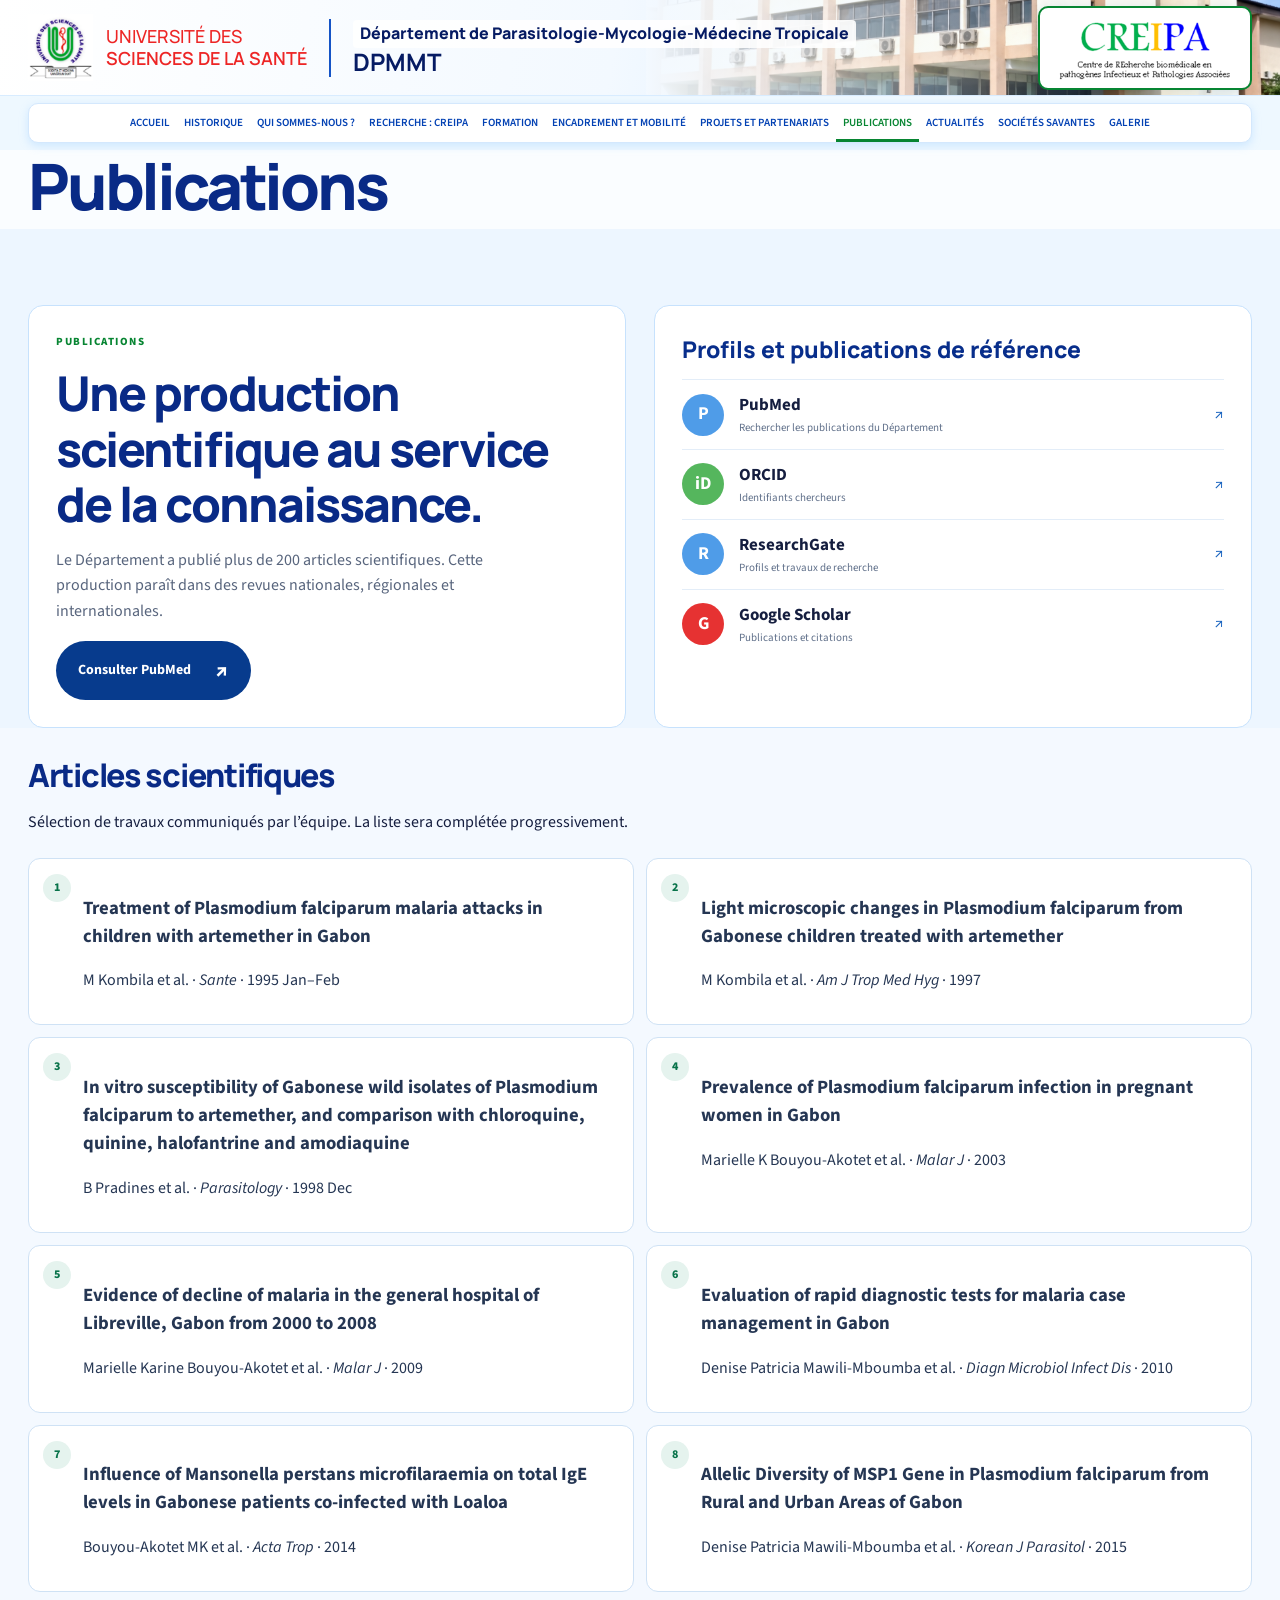
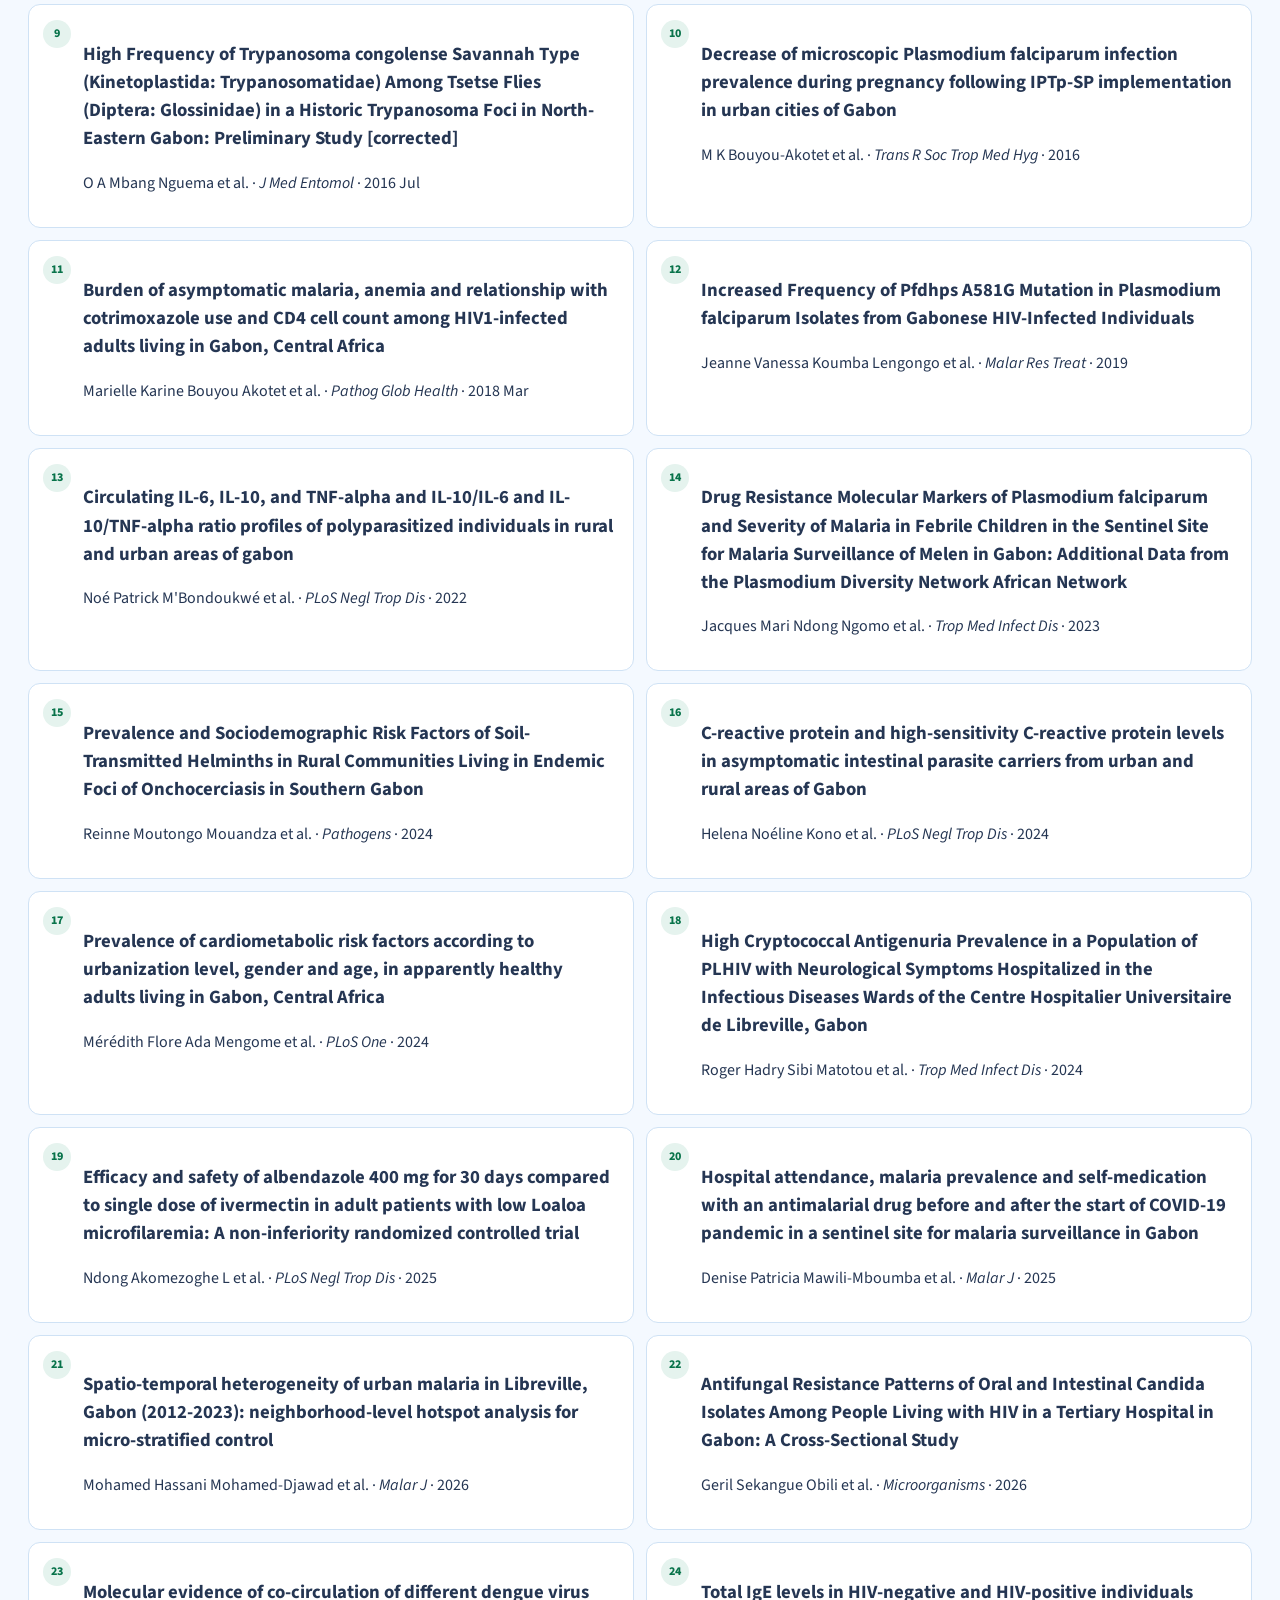
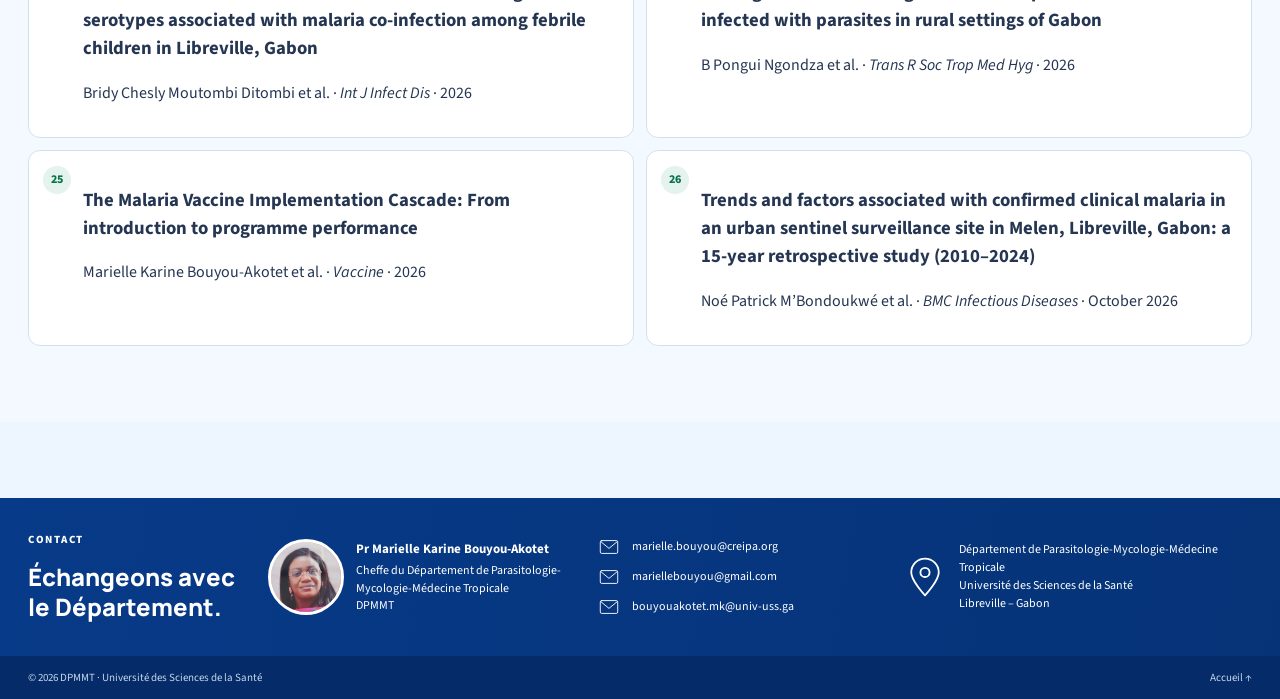
<file: publications.html>
<!doctype html><html lang="fr"><head><meta charset="utf-8"><meta name="viewport" content="width=device-width, initial-scale=1"><meta name="theme-color" content="#073b8e"><meta name="description" content="Publications — Département de Parasitologie-Mycologie-Médecine Tropicale, Université des Sciences de la Santé."><title>Publications — DPMMT, Université des Sciences de la Santé</title><link rel="stylesheet" href="styles.css"></head><body class="inner-page"><svg class="icon-sprite" aria-hidden="true" focusable="false" xmlns="http://www.w3.org/2000/svg">
    <symbol id="i-mosquito" viewBox="0 0 48 48"><path d="M24 19v17M18 25l-9-3M30 25l9-3M20 29l-8 7M28 29l8 7M19 21l-8-9 11 3M29 21l8-9-11 3M24 19l-4-7M24 19l4-7M24 36l-4 8M24 36l4 8"/><circle cx="24" cy="17" r="2"/></symbol>
    <symbol id="i-parasite" viewBox="0 0 48 48"><path d="M9 30c2-12 12-17 19-10s9 1 11-4M8 36c4 3 8 3 11-1s7-4 10 0 7 4 11 0M13 19c-1-4 1-7 5-8"/><circle cx="38" cy="15" r="2"/></symbol>
    <symbol id="i-intestine" viewBox="0 0 48 48"><path d="M14 8v7c-4 0-6 3-6 7v15h32V22c0-4-2-7-6-7V8M14 15h5v6h-5v6h7v-6h6v7h6v-7h-5v-6h6M15 27v7h6v-5h6v5h6v-6h5"/></symbol>
    <symbol id="i-fungus" viewBox="0 0 48 48"><path d="M24 7C14 7 7 14 6 23h36C41 14 34 7 24 7ZM19 23v8c-5 1-7 5-7 10h24c0-5-2-9-7-10v-8"/><circle cx="18" cy="16" r="1"/><circle cx="29" cy="13" r="1"/></symbol>
    <symbol id="i-virus" viewBox="0 0 48 48"><circle cx="24" cy="24" r="12"/><circle cx="20" cy="21" r="2"/><circle cx="29" cy="27" r="2"/><path d="M24 4v8M24 36v8M4 24h8M36 24h8M10 10l6 6M32 32l6 6M38 10l-6 6M16 32l-6 6"/></symbol>
    <symbol id="i-leaf" viewBox="0 0 48 48"><path d="M40 8C22 8 10 13 9 25c-1 9 8 14 16 9C34 27 40 8 40 8ZM8 42c6-11 14-18 25-26M16 31l-1-9M23 25l9 1"/></symbol>
    <symbol id="i-handshake" viewBox="0 0 48 48"><path d="m4 17 8-8 10 7-7 8-7-4-4 4M44 17l-8-8-10 7 7 8 7-4 4 4M17 24l10 11a3 3 0 0 0 5-4l-5-6M22 29l7 8a3 3 0 0 0 5-4l-6-7M17 24l-3 3a3 3 0 0 0 4 4l4-3M25 18l-6 6a3 3 0 0 0 4 4l7-6"/></symbol>
    <symbol id="i-globe" viewBox="0 0 48 48"><circle cx="24" cy="24" r="18"/><path d="M6 24h36M24 6c6 6 8 12 8 18s-2 12-8 18c-6-6-8-12-8-18s2-12 8-18Z"/></symbol>
    <symbol id="i-team" viewBox="0 0 48 48"><circle cx="24" cy="15" r="6"/><circle cx="10" cy="19" r="4"/><circle cx="38" cy="19" r="4"/><path d="M11 40v-5a13 13 0 0 1 26 0v5H11ZM3 39v-4a7 7 0 0 1 8-7M45 39v-4a7 7 0 0 0-8-7"/></symbol>
    <symbol id="i-heart" viewBox="0 0 48 48"><path d="M24 41 7 24C-1 13 13 4 22 14l2 3 2-3C35 4 49 13 41 24L24 41Z"/><path d="M12 25h7l3-6 5 12 3-6h6"/></symbol>
    <symbol id="i-calendar" viewBox="0 0 48 48"><rect x="7" y="10" width="34" height="32" rx="3"/><path d="M15 6v9M33 6v9M7 19h34M15 26h4M25 26h4M15 33h4M25 33h4"/></symbol>
    <symbol id="i-check" viewBox="0 0 48 48"><path d="m8 25 10 10L40 12"/></symbol>
    <symbol id="i-cross" viewBox="0 0 48 48"><path d="M20 6h8v14h14v8H28v14h-8V28H6v-8h14z"/></symbol>
    <symbol id="i-mortar" viewBox="0 0 48 48"><path d="M6 19 24 8l18 11H6ZM11 23h26l-3 17H14zM19 9l15 20M15 40h18"/></symbol>
    <symbol id="i-microscope" viewBox="0 0 48 48"><path d="m17 7 8-4 9 17-8 4zM14 13l8-4M30 23l-5 8M16 31a11 11 0 0 0 21 0M9 43h31M20 38v5M35 10l4-2"/></symbol>
    <symbol id="i-stethoscope" viewBox="0 0 48 48"><path d="M13 6v13a7 7 0 0 0 14 0V6M9 6h8M23 6h8M20 26v5a9 9 0 0 0 18 0v-3"/><circle cx="38" cy="24" r="3"/></symbol>
    <symbol id="i-book" viewBox="0 0 48 48"><path d="M5 8c8-3 14-1 19 3v30c-5-4-11-6-19-3zM43 8c-8-3-14-1-19 3v30c5-4 11-6 19-3zM12 16h6M12 22h6M30 16h6M30 22h6"/></symbol>
    <symbol id="i-graduation" viewBox="0 0 48 48"><path d="m4 18 20-11 20 11-20 11zM12 23v11c7 6 17 6 24 0V23M43 19v14"/><circle cx="43" cy="36" r="2"/></symbol>
    <symbol id="i-document" viewBox="0 0 48 48"><path d="M11 4h18l10 10v30H11zM29 4v11h10M17 25h16M17 32h16M17 39h10"/><path d="M22 18v10M18 22h8"/></symbol>
    <symbol id="i-award" viewBox="0 0 48 48"><circle cx="24" cy="19" r="12"/><path d="m24 10 3 5 6 1-4 4 1 6-6-3-6 3 1-6-4-4 6-1zM16 29l-4 15 12-6 12 6-4-15"/></symbol>
    <symbol id="i-shield" viewBox="0 0 48 48"><path d="M24 4 40 10v12c0 11-7 18-16 22C15 40 8 33 8 22V10zM16 24l6 6 11-13"/></symbol>
    <symbol id="i-bulb" viewBox="0 0 48 48"><path d="M16 31c0-4-7-7-7-15a15 15 0 0 1 30 0c0 8-7 11-7 15zM18 36h12M20 41h8M24 2v5M5 16h5M38 16h5M9 5l4 4M39 5l-4 4"/></symbol>
    <symbol id="i-mail" viewBox="0 0 48 48"><rect x="5" y="10" width="38" height="28" rx="3"/><path d="m7 13 17 14 17-14"/></symbol>
    <symbol id="i-pin" viewBox="0 0 48 48"><path d="M24 44S9 28 9 19a15 15 0 1 1 30 0c0 9-15 25-15 25Z"/><circle cx="24" cy="19" r="5"/></symbol>
    <symbol id="i-flask" viewBox="0 0 48 48"><path d="M17 5h14M20 5v14L8 39a3 3 0 0 0 3 4h26a3 3 0 0 0 3-4L28 19V5M14 32h20M18 26h12"/></symbol>
    <symbol id="i-board" viewBox="0 0 48 48"><rect x="5" y="7" width="38" height="27" rx="2"/><path d="M24 34v8M16 42h16M11 14h13v10H11zM29 14h8M29 20h8M29 26h5"/></symbol>
    <symbol id="i-group" viewBox="0 0 48 48"><circle cx="24" cy="13" r="5"/><circle cx="10" cy="18" r="4"/><circle cx="38" cy="18" r="4"/><path d="M12 39v-4a12 12 0 0 1 24 0v4zM3 38v-4a7 7 0 0 1 8-7M45 38v-4a7 7 0 0 0-8-7"/></symbol>
    <symbol id="i-lab" viewBox="0 0 48 48"><path d="M18 5h12M21 5v15L9 39a3 3 0 0 0 3 4h24a3 3 0 0 0 3-4L27 20V5M15 32h18"/><circle cx="21" cy="35" r="1"/><circle cx="28" cy="38" r="1"/></symbol>
  </svg><a class="skip-link" href="#contenu">Aller au contenu</a><header class="site-header"><div class="masthead"><div class="container masthead-inner"><a class="university" href="index.html"><img class="crest" src="assets/logo-uss.png" alt="Logo de l’Université des Sciences de la Santé"><span>UNIVERSITÉ DES<br><b>SCIENCES DE LA SANTÉ</b></span></a><span class="mast-divider" aria-hidden="true"></span><a class="department-brand" href="index.html"><span>Département de Parasitologie-Mycologie-Médecine Tropicale</span><b>DPMMT</b></a><a class="creipa-masthead creipa-logo" href="recherche-creipa.html" title="CREIPA : Centre de REcherche biomédicale en pathogènes Infectieux et Pathologies Associées"><img src="assets/logo-creipa.png" alt="CREIPA – Centre de REcherche biomédicale en pathogènes Infectieux et Pathologies Associées"></a><div class="mast-scene" aria-hidden="true"><img src="assets/uss-campus-hero.png" alt=""></div></div></div><div class="nav-wrap"><div class="container nav-inner"><button class="menu-toggle" aria-expanded="false" aria-controls="navigation">☰ <span>Menu</span></button><nav id="navigation" aria-label="Navigation principale"><a href="index.html">Accueil</a><a href="historique.html">Historique</a><a href="qui-sommes-nous.html">Qui sommes-nous ?</a><a href="recherche-creipa.html">Recherche : CREIPA</a><a href="formations.html">Formation</a><a href="encadrement-mobilite.html">Encadrement et mobilité</a><a href="projets-partenariats.html">Projets et partenariats</a><a href="publications.html" class="active" aria-current="page">Publications</a><a href="actualites.html">Actualités</a><a href="societes-savantes.html">Sociétés savantes</a><a href="galerie.html">Galerie</a></nav></div></div></header><main id="contenu"><div class="container page-title-wrap"><h1 class="page-heading">Publications</h1></div><section class="section publications" id="publications"><div class="container publication-grid"><div><p class="eyebrow">Publications</p><h2>Une production scientifique au service de la connaissance.</h2><p>Le Département a publié plus de 200 articles scientifiques. Cette production paraît dans des revues nationales, régionales et internationales.</p><a class="button button-blue" href="https://pubmed.ncbi.nlm.nih.gov/?term=Bouyou-Akotet+MK" target="_blank" rel="noreferrer">Consulter PubMed <span>↗</span></a></div><div class="profiles"><h3>Profils et publications de référence</h3><a href="https://pubmed.ncbi.nlm.nih.gov/?term=Bouyou-Akotet+MK" target="_blank" rel="noreferrer"><b class="profile-icon">P</b><span>PubMed<small>Rechercher les publications du Département</small></span><i>↗</i></a><a href="https://orcid.org/" target="_blank" rel="noreferrer"><b class="profile-icon green">iD</b><span>ORCID<small>Identifiants chercheurs</small></span><i>↗</i></a><a href="https://www.researchgate.net/" target="_blank" rel="noreferrer"><b class="profile-icon">R</b><span>ResearchGate<small>Profils et travaux de recherche</small></span><i>↗</i></a><a href="https://scholar.google.com/" target="_blank" rel="noreferrer"><b class="profile-icon red">G</b><span>Google Scholar<small>Publications et citations</small></span><i>↗</i></a></div></div><section class="section publication-list-section" aria-labelledby="articles-scientifiques">
<div class="container publication-list-wrap">
<h2 id="articles-scientifiques">Articles scientifiques</h2>
<p class="publication-intro">Sélection de travaux communiqués par l’équipe. La liste sera complétée progressivement.</p>
<ol class="publication-list">
<li><h3>Treatment of Plasmodium falciparum malaria attacks in children with artemether in Gabon</h3><p>M Kombila et al. · <i>Sante</i> · 1995 Jan–Feb</p></li>
<li><h3>Light microscopic changes in Plasmodium falciparum from Gabonese children treated with artemether</h3><p>M Kombila et al. · <i>Am J Trop Med Hyg</i> · 1997</p></li>
<li><h3>In vitro susceptibility of Gabonese wild isolates of Plasmodium falciparum to artemether, and comparison with chloroquine, quinine, halofantrine and amodiaquine</h3><p>B Pradines et al. · <i>Parasitology</i> · 1998 Dec</p></li>
<li><h3>Prevalence of Plasmodium falciparum infection in pregnant women in Gabon</h3><p>Marielle K Bouyou-Akotet et al. · <i>Malar J</i> · 2003</p></li>
<li><h3>Evidence of decline of malaria in the general hospital of Libreville, Gabon from 2000 to 2008</h3><p>Marielle Karine Bouyou-Akotet et al. · <i>Malar J</i> · 2009</p></li>
<li><h3>Evaluation of rapid diagnostic tests for malaria case management in Gabon</h3><p>Denise Patricia Mawili-Mboumba et al. · <i>Diagn Microbiol Infect Dis</i> · 2010</p></li>
<li><h3>Influence of Mansonella perstans microfilaraemia on total IgE levels in Gabonese patients co-infected with Loaloa</h3><p>Bouyou-Akotet MK et al. · <i>Acta Trop</i> · 2014</p></li>
<li><h3>Allelic Diversity of MSP1 Gene in Plasmodium falciparum from Rural and Urban Areas of Gabon</h3><p>Denise Patricia Mawili-Mboumba et al. · <i>Korean J Parasitol</i> · 2015</p></li>
<li><h3>High Frequency of Trypanosoma congolense Savannah Type (Kinetoplastida: Trypanosomatidae) Among Tsetse Flies (Diptera: Glossinidae) in a Historic Trypanosoma Foci in North-Eastern Gabon: Preliminary Study [corrected]</h3><p>O A Mbang Nguema et al. · <i>J Med Entomol</i> · 2016 Jul</p></li>
<li><h3>Decrease of microscopic Plasmodium falciparum infection prevalence during pregnancy following IPTp-SP implementation in urban cities of Gabon</h3><p>M K Bouyou-Akotet et al. · <i>Trans R Soc Trop Med Hyg</i> · 2016</p></li>
<li><h3>Burden of asymptomatic malaria, anemia and relationship with cotrimoxazole use and CD4 cell count among HIV1-infected adults living in Gabon, Central Africa</h3><p>Marielle Karine Bouyou Akotet et al. · <i>Pathog Glob Health</i> · 2018 Mar</p></li>
<li><h3>Increased Frequency of Pfdhps A581G Mutation in Plasmodium falciparum Isolates from Gabonese HIV-Infected Individuals</h3><p>Jeanne Vanessa Koumba Lengongo et al. · <i>Malar Res Treat</i> · 2019</p></li>
<li><h3>Circulating IL-6, IL-10, and TNF-alpha and IL-10/IL-6 and IL-10/TNF-alpha ratio profiles of polyparasitized individuals in rural and urban areas of gabon</h3><p>Noé Patrick M'Bondoukwé et al. · <i>PLoS Negl Trop Dis</i> · 2022</p></li>
<li><h3>Drug Resistance Molecular Markers of Plasmodium falciparum and Severity of Malaria in Febrile Children in the Sentinel Site for Malaria Surveillance of Melen in Gabon: Additional Data from the Plasmodium Diversity Network African Network</h3><p>Jacques Mari Ndong Ngomo et al. · <i>Trop Med Infect Dis</i> · 2023</p></li>
<li><h3>Prevalence and Sociodemographic Risk Factors of Soil-Transmitted Helminths in Rural Communities Living in Endemic Foci of Onchocerciasis in Southern Gabon</h3><p>Reinne Moutongo Mouandza et al. · <i>Pathogens</i> · 2024</p></li>
<li><h3>C-reactive protein and high-sensitivity C-reactive protein levels in asymptomatic intestinal parasite carriers from urban and rural areas of Gabon</h3><p>Helena Noéline Kono et al. · <i>PLoS Negl Trop Dis</i> · 2024</p></li>
<li><h3>Prevalence of cardiometabolic risk factors according to urbanization level, gender and age, in apparently healthy adults living in Gabon, Central Africa</h3><p>Mérédith Flore Ada Mengome et al. · <i>PLoS One</i> · 2024</p></li>
<li><h3>High Cryptococcal Antigenuria Prevalence in a Population of PLHIV with Neurological Symptoms Hospitalized in the Infectious Diseases Wards of the Centre Hospitalier Universitaire de Libreville, Gabon</h3><p>Roger Hadry Sibi Matotou et al. · <i>Trop Med Infect Dis</i> · 2024</p></li>
<li><h3>Efficacy and safety of albendazole 400 mg for 30 days compared to single dose of ivermectin in adult patients with low Loaloa microfilaremia: A non-inferiority randomized controlled trial</h3><p>Ndong Akomezoghe L et al. · <i>PLoS Negl Trop Dis</i> · 2025</p></li>
<li><h3>Hospital attendance, malaria prevalence and self-medication with an antimalarial drug before and after the start of COVID-19 pandemic in a sentinel site for malaria surveillance in Gabon</h3><p>Denise Patricia Mawili-Mboumba et al. · <i>Malar J</i> · 2025</p></li>
<li><h3>Spatio-temporal heterogeneity of urban malaria in Libreville, Gabon (2012-2023): neighborhood-level hotspot analysis for micro-stratified control</h3><p>Mohamed Hassani Mohamed-Djawad et al. · <i>Malar J</i> · 2026</p></li>
<li><h3>Antifungal Resistance Patterns of Oral and Intestinal Candida Isolates Among People Living with HIV in a Tertiary Hospital in Gabon: A Cross-Sectional Study</h3><p>Geril Sekangue Obili et al. · <i>Microorganisms</i> · 2026</p></li>
<li><h3>Molecular evidence of co-circulation of different dengue virus serotypes associated with malaria co-infection among febrile children in Libreville, Gabon</h3><p>Bridy Chesly Moutombi Ditombi et al. · <i>Int J Infect Dis</i> · 2026</p></li>
<li><h3>Total IgE levels in HIV-negative and HIV-positive individuals infected with parasites in rural settings of Gabon</h3><p>B Pongui Ngondza et al. · <i>Trans R Soc Trop Med Hyg</i> · 2026</p></li>
<li><h3>The Malaria Vaccine Implementation Cascade: From introduction to programme performance</h3><p>Marielle Karine Bouyou-Akotet et al. · <i>Vaccine</i> · 2026</p></li>
<li><h3>Trends and factors associated with confirmed clinical malaria in an urban sentinel surveillance site in Melen, Libreville, Gabon: a 15-year retrospective study (2010–2024)</h3><p>Noé Patrick M’Bondoukwé et al. · <i>BMC Infectious Diseases</i> · October 2026</p></li>
</ol></div></section></section></main>
<section class="contact" id="contact"><div class="container contact-inner"><div class="contact-lead"><p class="eyebrow">Contact</p><h2>Échangeons avec le Département.</h2></div><div class="contact-person"><img class="portrait" src="assets/prof-marielle-bouyou-akotet.png" alt="Professeure Marielle Karine Bouyou-Akotet"><p><b>Pr Marielle Karine Bouyou-Akotet</b><span>Cheffe du Département de Parasitologie-Mycologie-Médecine Tropicale<br>DPMMT</span></p></div><div class="contact-details"><a href="mailto:marielle.bouyou@creipa.org"><svg class="ui-icon contact-icon" viewBox="0 0 48 48" aria-hidden="true"><use href="#i-mail"></use></svg><span>marielle.bouyou@creipa.org</span></a><a href="mailto:mariellebouyou@gmail.com"><svg class="ui-icon contact-icon" viewBox="0 0 48 48" aria-hidden="true"><use href="#i-mail"></use></svg><span>mariellebouyou@gmail.com</span></a><a href="mailto:bouyouakotet.mk@univ-uss.ga"><svg class="ui-icon contact-icon" viewBox="0 0 48 48" aria-hidden="true"><use href="#i-mail"></use></svg><span>bouyouakotet.mk@univ-uss.ga</span></a></div><div class="contact-location"><b aria-hidden="true"><svg class="ui-icon" viewBox="0 0 48 48"><use href="#i-pin"></use></svg></b><p>Département de Parasitologie-Mycologie-Médecine Tropicale<br>Université des Sciences de la Santé<br>Libreville – Gabon</p></div></div></section><footer><div class="container footer-inner"><span>© <span id="year">2026</span> DPMMT · Université des Sciences de la Santé</span><a href="index.html">Accueil ↑</a></div></footer><script src="script.js"></script></body></html>
</file>
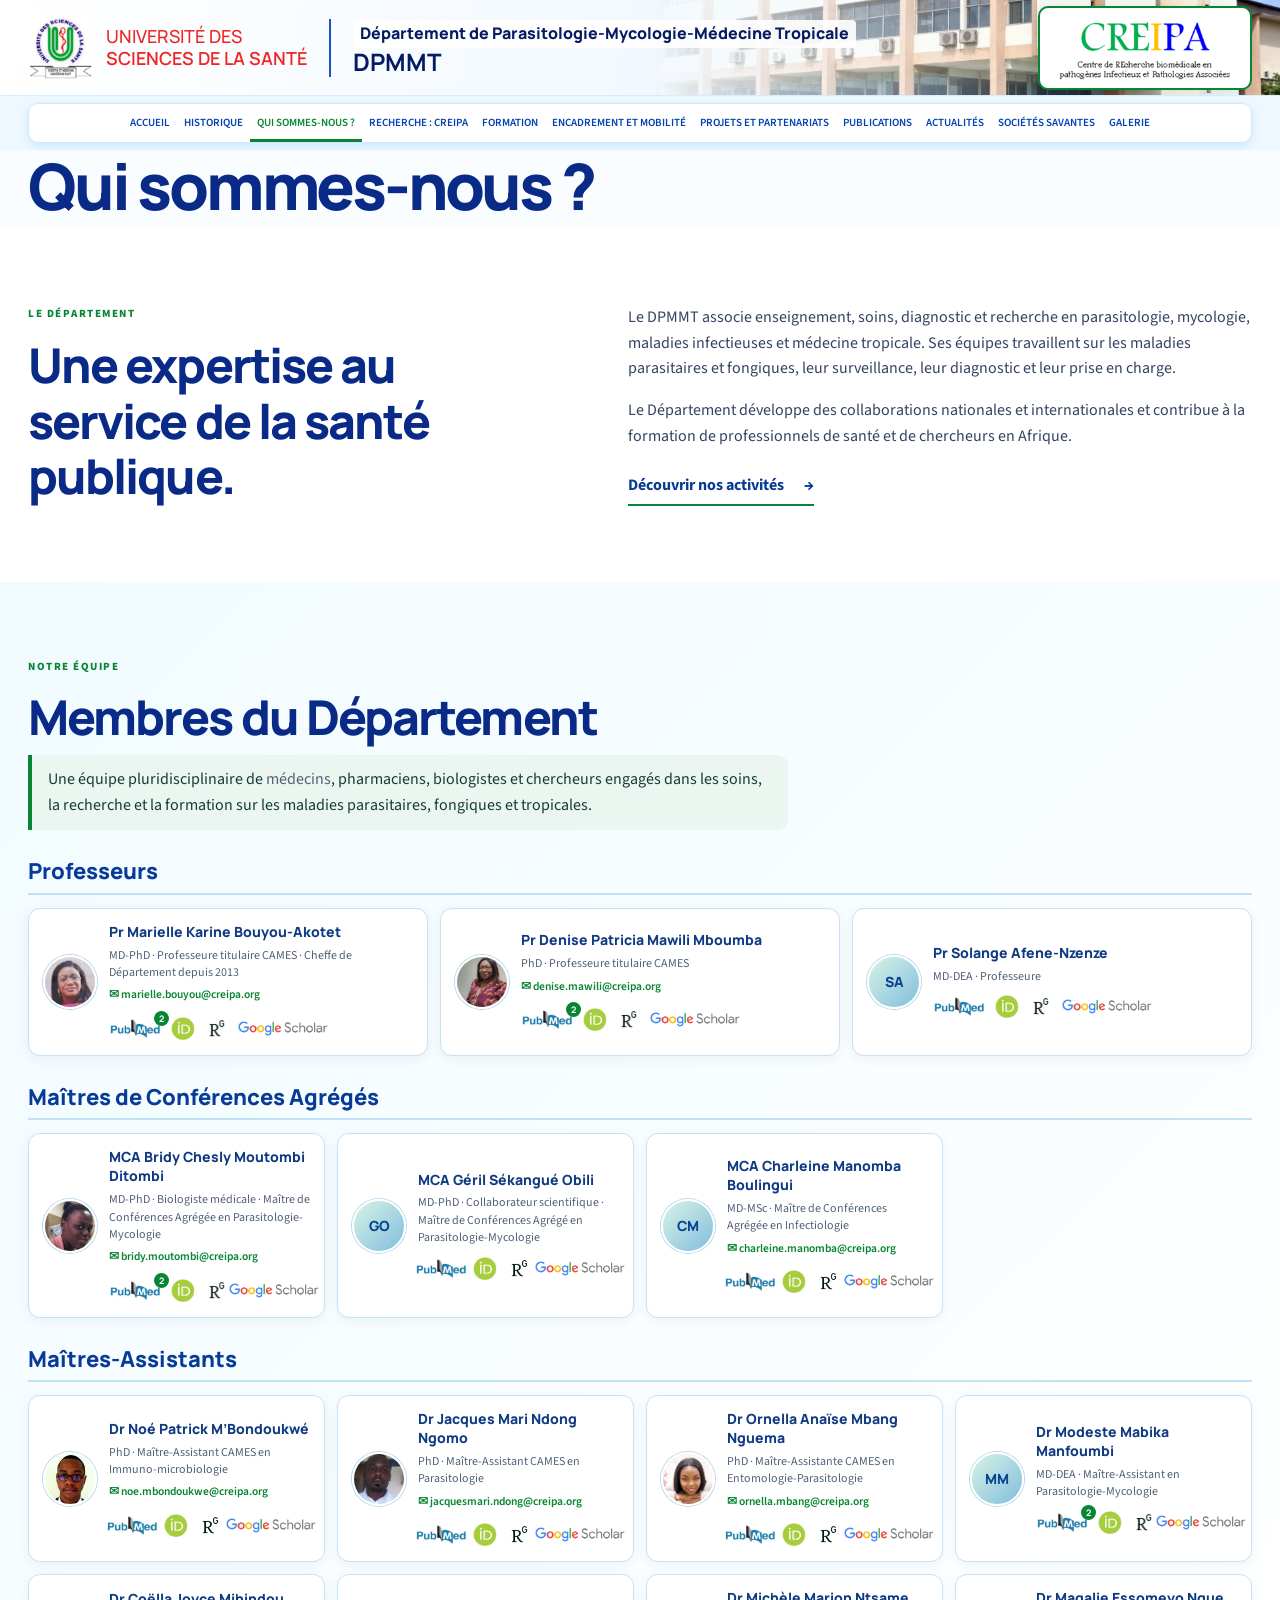
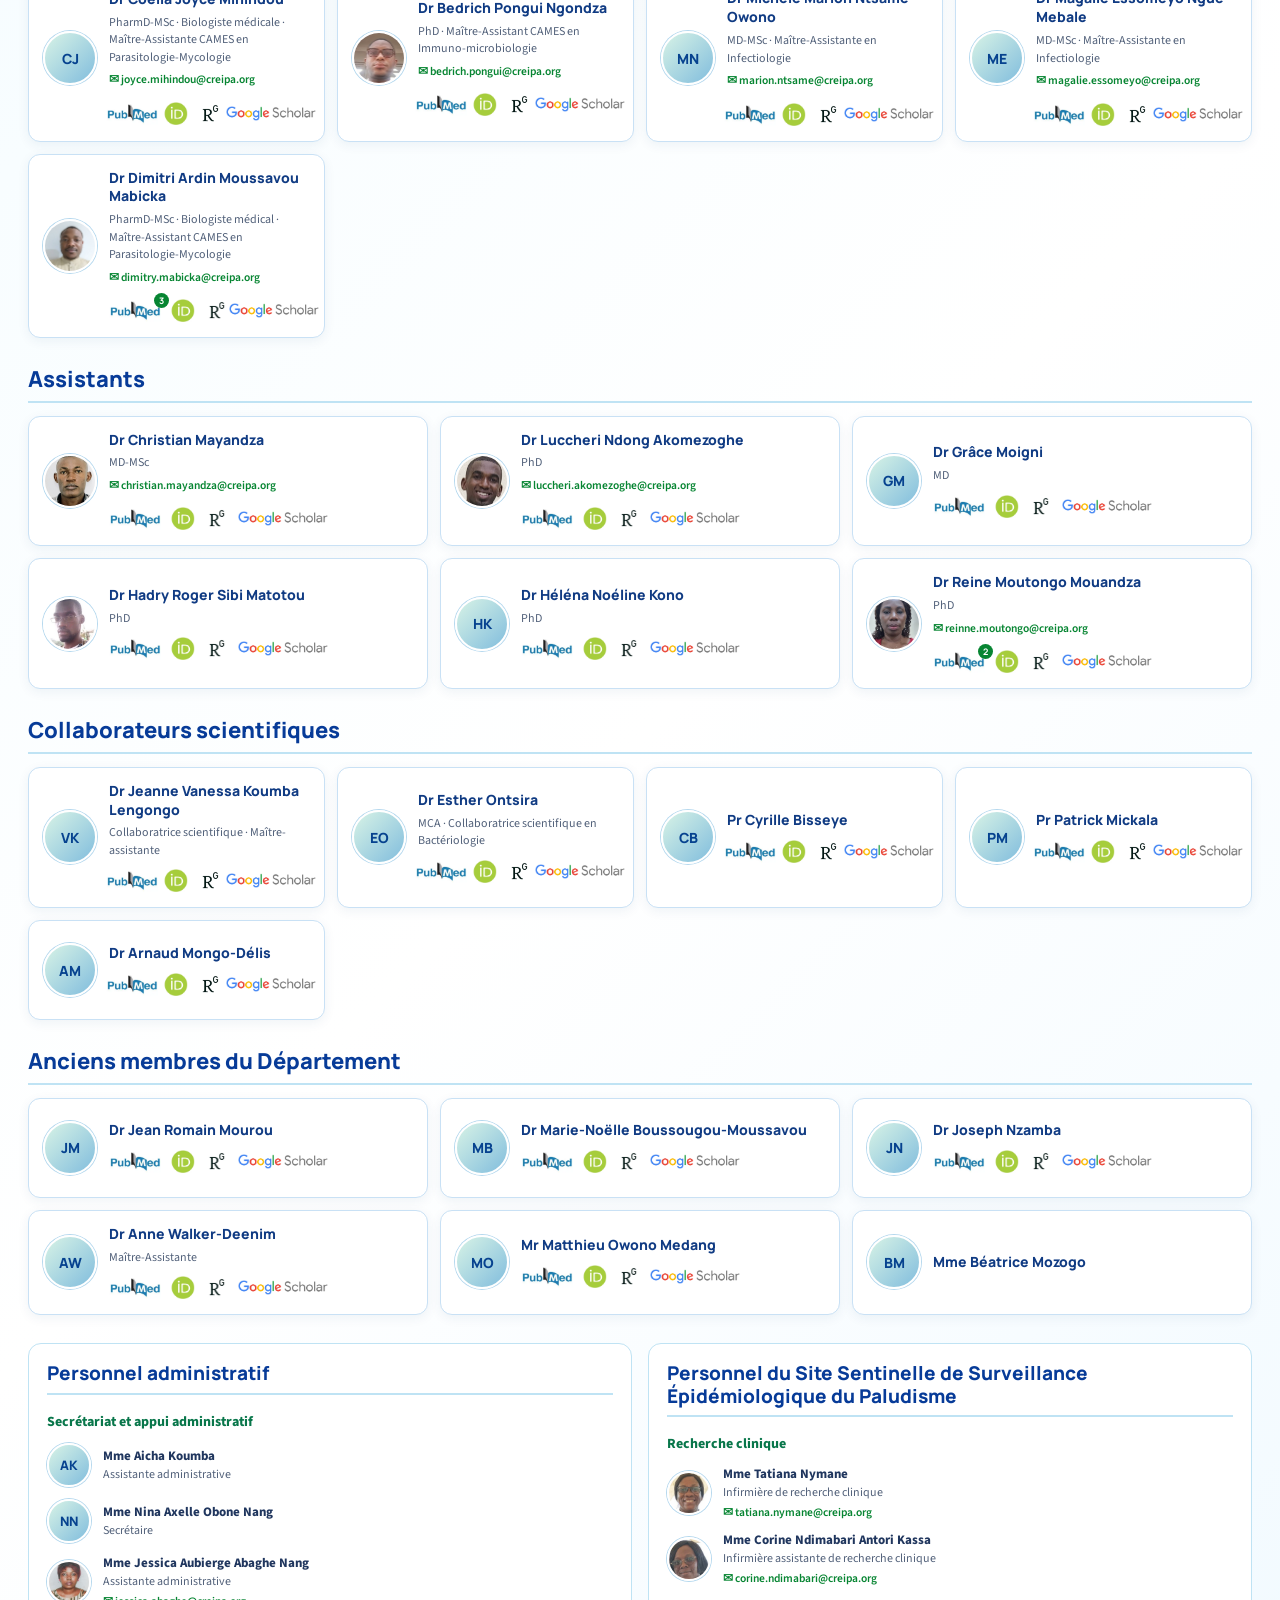
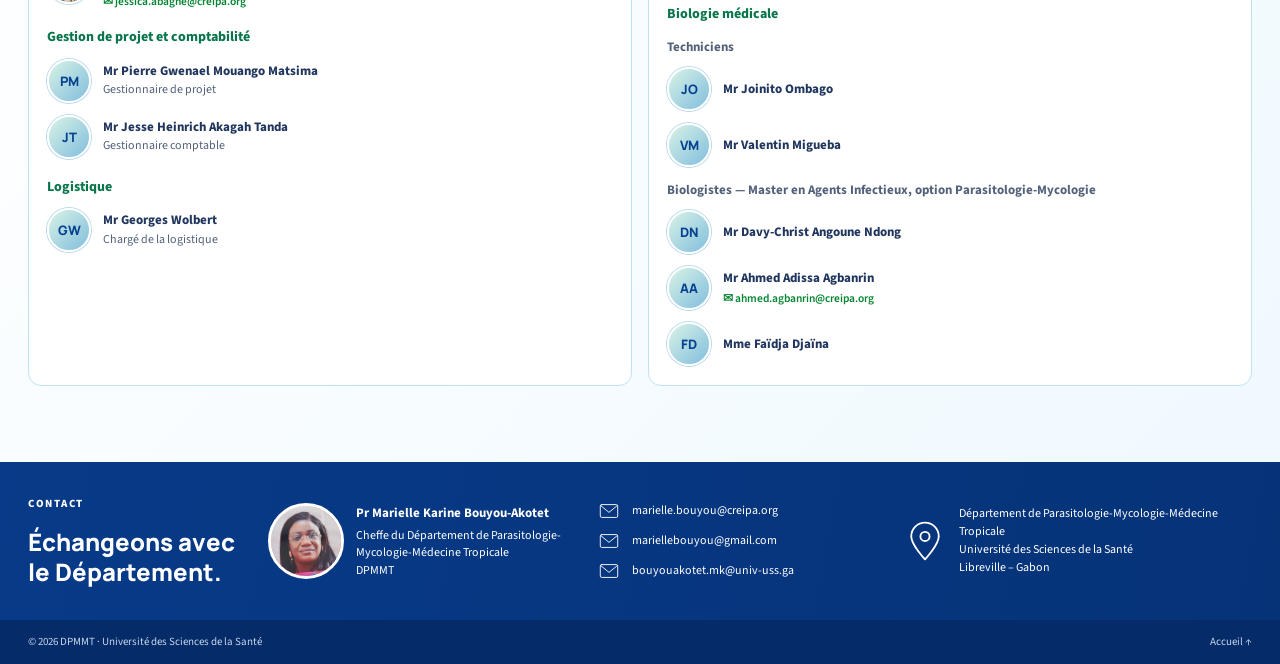
<file: qui-sommes-nous.html>
<!doctype html><html lang="fr"><head><meta charset="utf-8"><meta name="viewport" content="width=device-width, initial-scale=1"><meta name="theme-color" content="#073b8e"><meta name="description" content="Qui sommes-nous ? — Département de Parasitologie-Mycologie-Médecine Tropicale, Université des Sciences de la Santé."><title>Qui sommes-nous ? — DPMMT, Université des Sciences de la Santé</title><link rel="stylesheet" href="styles.css"></head><body class="inner-page"><svg class="icon-sprite" aria-hidden="true" focusable="false" xmlns="http://www.w3.org/2000/svg">
    <symbol id="i-mosquito" viewBox="0 0 48 48"><path d="M24 19v17M18 25l-9-3M30 25l9-3M20 29l-8 7M28 29l8 7M19 21l-8-9 11 3M29 21l8-9-11 3M24 19l-4-7M24 19l4-7M24 36l-4 8M24 36l4 8"/><circle cx="24" cy="17" r="2"/></symbol>
    <symbol id="i-parasite" viewBox="0 0 48 48"><path d="M9 30c2-12 12-17 19-10s9 1 11-4M8 36c4 3 8 3 11-1s7-4 10 0 7 4 11 0M13 19c-1-4 1-7 5-8"/><circle cx="38" cy="15" r="2"/></symbol>
    <symbol id="i-intestine" viewBox="0 0 48 48"><path d="M14 8v7c-4 0-6 3-6 7v15h32V22c0-4-2-7-6-7V8M14 15h5v6h-5v6h7v-6h6v7h6v-7h-5v-6h6M15 27v7h6v-5h6v5h6v-6h5"/></symbol>
    <symbol id="i-fungus" viewBox="0 0 48 48"><path d="M24 7C14 7 7 14 6 23h36C41 14 34 7 24 7ZM19 23v8c-5 1-7 5-7 10h24c0-5-2-9-7-10v-8"/><circle cx="18" cy="16" r="1"/><circle cx="29" cy="13" r="1"/></symbol>
    <symbol id="i-virus" viewBox="0 0 48 48"><circle cx="24" cy="24" r="12"/><circle cx="20" cy="21" r="2"/><circle cx="29" cy="27" r="2"/><path d="M24 4v8M24 36v8M4 24h8M36 24h8M10 10l6 6M32 32l6 6M38 10l-6 6M16 32l-6 6"/></symbol>
    <symbol id="i-leaf" viewBox="0 0 48 48"><path d="M40 8C22 8 10 13 9 25c-1 9 8 14 16 9C34 27 40 8 40 8ZM8 42c6-11 14-18 25-26M16 31l-1-9M23 25l9 1"/></symbol>
    <symbol id="i-handshake" viewBox="0 0 48 48"><path d="m4 17 8-8 10 7-7 8-7-4-4 4M44 17l-8-8-10 7 7 8 7-4 4 4M17 24l10 11a3 3 0 0 0 5-4l-5-6M22 29l7 8a3 3 0 0 0 5-4l-6-7M17 24l-3 3a3 3 0 0 0 4 4l4-3M25 18l-6 6a3 3 0 0 0 4 4l7-6"/></symbol>
    <symbol id="i-globe" viewBox="0 0 48 48"><circle cx="24" cy="24" r="18"/><path d="M6 24h36M24 6c6 6 8 12 8 18s-2 12-8 18c-6-6-8-12-8-18s2-12 8-18Z"/></symbol>
    <symbol id="i-team" viewBox="0 0 48 48"><circle cx="24" cy="15" r="6"/><circle cx="10" cy="19" r="4"/><circle cx="38" cy="19" r="4"/><path d="M11 40v-5a13 13 0 0 1 26 0v5H11ZM3 39v-4a7 7 0 0 1 8-7M45 39v-4a7 7 0 0 0-8-7"/></symbol>
    <symbol id="i-heart" viewBox="0 0 48 48"><path d="M24 41 7 24C-1 13 13 4 22 14l2 3 2-3C35 4 49 13 41 24L24 41Z"/><path d="M12 25h7l3-6 5 12 3-6h6"/></symbol>
    <symbol id="i-calendar" viewBox="0 0 48 48"><rect x="7" y="10" width="34" height="32" rx="3"/><path d="M15 6v9M33 6v9M7 19h34M15 26h4M25 26h4M15 33h4M25 33h4"/></symbol>
    <symbol id="i-check" viewBox="0 0 48 48"><path d="m8 25 10 10L40 12"/></symbol>
    <symbol id="i-cross" viewBox="0 0 48 48"><path d="M20 6h8v14h14v8H28v14h-8V28H6v-8h14z"/></symbol>
    <symbol id="i-mortar" viewBox="0 0 48 48"><path d="M6 19 24 8l18 11H6ZM11 23h26l-3 17H14zM19 9l15 20M15 40h18"/></symbol>
    <symbol id="i-microscope" viewBox="0 0 48 48"><path d="m17 7 8-4 9 17-8 4zM14 13l8-4M30 23l-5 8M16 31a11 11 0 0 0 21 0M9 43h31M20 38v5M35 10l4-2"/></symbol>
    <symbol id="i-stethoscope" viewBox="0 0 48 48"><path d="M13 6v13a7 7 0 0 0 14 0V6M9 6h8M23 6h8M20 26v5a9 9 0 0 0 18 0v-3"/><circle cx="38" cy="24" r="3"/></symbol>
    <symbol id="i-book" viewBox="0 0 48 48"><path d="M5 8c8-3 14-1 19 3v30c-5-4-11-6-19-3zM43 8c-8-3-14-1-19 3v30c5-4 11-6 19-3zM12 16h6M12 22h6M30 16h6M30 22h6"/></symbol>
    <symbol id="i-graduation" viewBox="0 0 48 48"><path d="m4 18 20-11 20 11-20 11zM12 23v11c7 6 17 6 24 0V23M43 19v14"/><circle cx="43" cy="36" r="2"/></symbol>
    <symbol id="i-document" viewBox="0 0 48 48"><path d="M11 4h18l10 10v30H11zM29 4v11h10M17 25h16M17 32h16M17 39h10"/><path d="M22 18v10M18 22h8"/></symbol>
    <symbol id="i-award" viewBox="0 0 48 48"><circle cx="24" cy="19" r="12"/><path d="m24 10 3 5 6 1-4 4 1 6-6-3-6 3 1-6-4-4 6-1zM16 29l-4 15 12-6 12 6-4-15"/></symbol>
    <symbol id="i-shield" viewBox="0 0 48 48"><path d="M24 4 40 10v12c0 11-7 18-16 22C15 40 8 33 8 22V10zM16 24l6 6 11-13"/></symbol>
    <symbol id="i-bulb" viewBox="0 0 48 48"><path d="M16 31c0-4-7-7-7-15a15 15 0 0 1 30 0c0 8-7 11-7 15zM18 36h12M20 41h8M24 2v5M5 16h5M38 16h5M9 5l4 4M39 5l-4 4"/></symbol>
    <symbol id="i-mail" viewBox="0 0 48 48"><rect x="5" y="10" width="38" height="28" rx="3"/><path d="m7 13 17 14 17-14"/></symbol>
    <symbol id="i-pin" viewBox="0 0 48 48"><path d="M24 44S9 28 9 19a15 15 0 1 1 30 0c0 9-15 25-15 25Z"/><circle cx="24" cy="19" r="5"/></symbol>
    <symbol id="i-flask" viewBox="0 0 48 48"><path d="M17 5h14M20 5v14L8 39a3 3 0 0 0 3 4h26a3 3 0 0 0 3-4L28 19V5M14 32h20M18 26h12"/></symbol>
    <symbol id="i-board" viewBox="0 0 48 48"><rect x="5" y="7" width="38" height="27" rx="2"/><path d="M24 34v8M16 42h16M11 14h13v10H11zM29 14h8M29 20h8M29 26h5"/></symbol>
    <symbol id="i-group" viewBox="0 0 48 48"><circle cx="24" cy="13" r="5"/><circle cx="10" cy="18" r="4"/><circle cx="38" cy="18" r="4"/><path d="M12 39v-4a12 12 0 0 1 24 0v4zM3 38v-4a7 7 0 0 1 8-7M45 38v-4a7 7 0 0 0-8-7"/></symbol>
    <symbol id="i-lab" viewBox="0 0 48 48"><path d="M18 5h12M21 5v15L9 39a3 3 0 0 0 3 4h24a3 3 0 0 0 3-4L27 20V5M15 32h18"/><circle cx="21" cy="35" r="1"/><circle cx="28" cy="38" r="1"/></symbol>
  </svg><a class="skip-link" href="#contenu">Aller au contenu</a><header class="site-header"><div class="masthead"><div class="container masthead-inner"><a class="university" href="index.html"><img class="crest" src="assets/logo-uss.png" alt="Logo de l’Université des Sciences de la Santé"><span>UNIVERSITÉ DES<br><b>SCIENCES DE LA SANTÉ</b></span></a><span class="mast-divider" aria-hidden="true"></span><a class="department-brand" href="index.html"><span>Département de Parasitologie-Mycologie-Médecine Tropicale</span><b>DPMMT</b></a><a class="creipa-masthead creipa-logo" href="recherche-creipa.html" title="CREIPA : Centre de REcherche biomédicale en pathogènes Infectieux et Pathologies Associées"><img src="assets/logo-creipa.png" alt="CREIPA – Centre de REcherche biomédicale en pathogènes Infectieux et Pathologies Associées"></a><div class="mast-scene" aria-hidden="true"><img src="assets/uss-campus-hero.png" alt=""></div></div></div><div class="nav-wrap"><div class="container nav-inner"><button class="menu-toggle" aria-expanded="false" aria-controls="navigation">☰ <span>Menu</span></button><nav id="navigation" aria-label="Navigation principale"><a href="index.html">Accueil</a><a href="historique.html">Historique</a><a href="qui-sommes-nous.html" class="active" aria-current="page">Qui sommes-nous ?</a><a href="recherche-creipa.html">Recherche : CREIPA</a><a href="formations.html">Formation</a><a href="encadrement-mobilite.html">Encadrement et mobilité</a><a href="projets-partenariats.html">Projets et partenariats</a><a href="publications.html">Publications</a><a href="actualites.html">Actualités</a><a href="societes-savantes.html">Sociétés savantes</a><a href="galerie.html">Galerie</a></nav></div></div></header><main id="contenu"><div class="container page-title-wrap"><h1 class="page-heading">Qui sommes-nous ?</h1></div><section class="section about" id="departement"><div class="container two-col"><div><p class="eyebrow">Le Département</p><h2>Une expertise au service de la santé publique.</h2></div><div><p>Le DPMMT associe enseignement, soins, diagnostic et recherche en parasitologie, mycologie, maladies infectieuses et médecine tropicale. Ses équipes travaillent sur les maladies parasitaires et fongiques, leur surveillance, leur diagnostic et leur prise en charge.</p><p>Le Département développe des collaborations nationales et internationales et contribue à la formation de professionnels de santé et de chercheurs en Afrique.</p><a class="inline-link" href="recherche-creipa.html">Découvrir nos activités <span>→</span></a></div></div></section><section class="section team" id="equipe"><div class="container"><div class="section-title"><div><p class="eyebrow">Notre équipe</p><h2>Membres du Département</h2></div><p>Une équipe pluridisciplinaire de <span class="team-doctors">médecins</span>, pharmaciens, biologistes et chercheurs engagés dans les soins, la recherche et la formation sur les maladies parasitaires, fongiques et tropicales.</p></div>
      <div class="team-group"><h3>Professeurs</h3><div class="member-grid professor-grid">
        <article class="member-card"><img src="assets/prof-marielle-bouyou-akotet.png" alt="Pr Marielle Karine Bouyou-Akotet" loading="lazy"><div><h4>Pr Marielle Karine Bouyou-Akotet</h4><p>MD-PhD · Professeure titulaire CAMES · Cheffe de Département depuis 2013</p><a class="member-email" href="mailto:marielle.bouyou@creipa.org">✉&nbsp;marielle.bouyou@creipa.org</a></div></article>
        <article class="member-card"><img src="assets/pr-denise-mawili-mboumba.png" alt="Pr Denise Patricia Mawili Mboumba" loading="lazy"><div><h4>Pr Denise Patricia Mawili Mboumba</h4><p>PhD · Professeure titulaire CAMES</p><a class="member-email" href="mailto:denise.mawili@creipa.org">✉&nbsp;denise.mawili@creipa.org</a></div></article>
        <article class="member-card"><span class="member-avatar" aria-hidden="true">SA</span><div><h4>Pr Solange Afene-Nzenze</h4><p>MD-DEA · Professeure</p></div></article>
      </div></div>
      <div class="team-group"><h3>Maîtres de Conférences Agrégés</h3><div class="member-grid">
        <article class="member-card"><img src="assets/dr-bridy-chesly-moutombi-ditombi.png" alt="MCA Bridy Chesly Moutombi Ditombi" loading="lazy"><div><h4>MCA Bridy Chesly Moutombi Ditombi</h4><p>MD-PhD · Biologiste médicale · Maître de Conférences Agrégée en Parasitologie-Mycologie</p><a class="member-email" href="mailto:bridy.moutombi@creipa.org">✉&nbsp;bridy.moutombi@creipa.org</a></div></article>
        <article class="member-card"><span class="member-avatar" aria-hidden="true">GO</span><div><h4>MCA Géril Sékangué Obili</h4><p>MD-PhD · Collaborateur scientifique · Maître de Conférences Agrégé en Parasitologie-Mycologie</p></div></article>
        <article class="member-card"><span class="member-avatar" aria-hidden="true">CM</span><div><h4>MCA Charleine Manomba Boulingui</h4><p>MD-MSc · Maître de Conférences Agrégée en Infectiologie</p><a class="member-email" href="mailto:charleine.manomba@creipa.org">✉&nbsp;charleine.manomba@creipa.org</a></div></article>
      </div></div>
      <div class="team-group"><h3>Maîtres-Assistants</h3><div class="member-grid">
        <article class="member-card"><img src="assets/dr-noe-patrick-mbondoukwe.png" alt="Dr Noé Patrick M’Bondoukwé" loading="lazy"><div><h4>Dr Noé Patrick M’Bondoukwé</h4><p>PhD · Maître-Assistant CAMES en Immuno-microbiologie</p><a class="member-email" href="mailto:noe.mbondoukwe@creipa.org">✉&nbsp;noe.mbondoukwe@creipa.org</a></div></article>
        <article class="member-card"><img src="assets/dr-jacques-mari-ndong-ngomo.png" alt="Dr Jacques Mari Ndong Ngomo" loading="lazy"><div><h4>Dr Jacques Mari Ndong Ngomo</h4><p>PhD · Maître-Assistant CAMES en Parasitologie</p><a class="member-email" href="mailto:jacquesmari.ndong@creipa.org">✉&nbsp;jacquesmari.ndong@creipa.org</a></div></article>
        <article class="member-card"><img src="assets/dr-ornella-anaise-mbang-nguema.png" alt="Dr Ornella Anaïse Mbang Nguema" loading="lazy"><div><h4>Dr Ornella Anaïse Mbang Nguema</h4><p>PhD · Maître-Assistante CAMES en Entomologie-Parasitologie</p><a class="member-email" href="mailto:ornella.mbang@creipa.org">✉&nbsp;ornella.mbang@creipa.org</a></div></article>
        <article class="member-card"><span class="member-avatar" aria-hidden="true">MM</span><div><h4>Dr Modeste Mabika Manfoumbi</h4><p>MD-DEA · Maître-Assistant en Parasitologie-Mycologie</p></div></article>
        <article class="member-card"><span class="member-avatar" aria-hidden="true">CJ</span><div><h4>Dr Coëlla Joyce Mihindou</h4><p>PharmD-MSc · Biologiste médicale · Maître-Assistante CAMES en Parasitologie-Mycologie</p><a class="member-email" href="mailto:joyce.mihindou@creipa.org">✉&nbsp;joyce.mihindou@creipa.org</a></div></article>
        <article class="member-card"><img src="assets/dr-bedrich-pongui-ngondza.png" alt="Dr Bedrich Pongui Ngondza" loading="lazy"><div><h4>Dr Bedrich Pongui Ngondza</h4><p>PhD · Maître-Assistant CAMES en Immuno-microbiologie</p><a class="member-email" href="mailto:bedrich.pongui@creipa.org">✉&nbsp;bedrich.pongui@creipa.org</a></div></article>
        <article class="member-card"><span class="member-avatar" aria-hidden="true">MN</span><div><h4>Dr Michèle Marion Ntsame Owono</h4><p>MD-MSc · Maître-Assistante en Infectiologie</p><a class="member-email" href="mailto:marion.ntsame@creipa.org">✉&nbsp;marion.ntsame@creipa.org</a></div></article>
        <article class="member-card"><span class="member-avatar" aria-hidden="true">ME</span><div><h4>Dr Magalie Essomeyo Ngue Mebale</h4><p>MD-MSc · Maître-Assistante en Infectiologie</p><a class="member-email" href="mailto:magalie.essomeyo@creipa.org">✉&nbsp;magalie.essomeyo@creipa.org</a></div></article>
        <article class="member-card"><img src="assets/dr-dimitri-ardin-moussavou-mabicka.png" alt="Dr Dimitri Ardin Moussavou Mabicka" loading="lazy"><div><h4>Dr Dimitri Ardin Moussavou Mabicka</h4><p>PharmD-MSc · Biologiste médical · Maître-Assistant CAMES en Parasitologie-Mycologie</p><a class="member-email" href="mailto:dimitry.mabicka@creipa.org">✉&nbsp;dimitry.mabicka@creipa.org</a></div></article>
        
      </div></div>
      <div class="team-group"><h3>Assistants</h3><div class="member-grid assistant-grid">
        <article class="member-card"><img src="assets/mayandza-christian.png" alt="Dr Christian Mayandza" loading="lazy"><div><h4>Dr Christian Mayandza</h4><p>MD-MSc</p><a class="member-email" href="mailto:christian.mayandza@creipa.org">✉&nbsp;christian.mayandza@creipa.org</a></div></article>
        <article class="member-card"><img src="assets/lucheri-ndong.png" alt="Dr Luccheri Ndong Akomezoghe" loading="lazy"><div><h4>Dr Luccheri Ndong Akomezoghe</h4><p>PhD</p><a class="member-email" href="mailto:luccheri.akomezoghe@creipa.org">✉&nbsp;luccheri.akomezoghe@creipa.org</a></div></article>
        <article class="member-card"><span class="member-avatar" aria-hidden="true">GM</span><div><h4>Dr Grâce Moigni</h4><p>MD</p></div></article>
        <article class="member-card"><img src="assets/dr-hadry-roger-sibi-matotou.png" alt="Dr Hadry Roger Sibi Matotou" loading="lazy"><div><h4>Dr Hadry Roger Sibi Matotou</h4><p>PhD</p></div></article>
        <article class="member-card"><span class="member-avatar" aria-hidden="true">HK</span><div><h4>Dr Héléna Noéline Kono</h4><p>PhD</p></div></article>
        <article class="member-card"><img src="assets/reine-moutongo.png" alt="Dr Reine Moutongo Mouandza" loading="lazy"><div><h4>Dr Reine Moutongo Mouandza</h4><p>PhD</p><a class="member-email" href="mailto:reinne.moutongo@creipa.org">✉&nbsp;reinne.moutongo@creipa.org</a></div></article>
      </div></div>
      <div class="team-group"><h3>Collaborateurs scientifiques</h3><div class="member-grid collaborator-grid">
        <article class="member-card"><span class="member-avatar" aria-hidden="true">VK</span><div><h4>Dr Jeanne Vanessa Koumba Lengongo</h4><p>Collaboratrice scientifique · Maître-assistante</p></div></article>
        <article class="member-card"><span class="member-avatar" aria-hidden="true">EO</span><div><h4>Dr Esther Ontsira</h4><p>MCA · Collaboratrice scientifique en Bactériologie</p></div></article>
        <article class="member-card"><span class="member-avatar" aria-hidden="true">CB</span><div><h4>Pr Cyrille Bisseye</h4></div></article>
        <article class="member-card"><span class="member-avatar" aria-hidden="true">PM</span><div><h4>Pr Patrick Mickala</h4></div></article>
        <article class="member-card"><span class="member-avatar" aria-hidden="true">AM</span><div><h4>Dr Arnaud Mongo-Délis</h4></div></article>
      </div></div>
      <div class="team-group"><h3>Anciens membres du Département</h3><div class="member-grid former-grid">
        <article class="member-card"><span class="member-avatar" aria-hidden="true">JM</span><div><h4>Dr Jean Romain Mourou</h4></div></article>
        <article class="member-card"><span class="member-avatar" aria-hidden="true">MB</span><div><h4>Dr Marie-Noëlle Boussougou-Moussavou</h4></div></article>
        <article class="member-card"><span class="member-avatar" aria-hidden="true">JN</span><div><h4>Dr Joseph Nzamba</h4></div></article>
        <article class="member-card"><span class="member-avatar" aria-hidden="true">AW</span><div><h4>Dr Anne Walker-Deenim</h4><p>Maître-Assistante</p></div></article>
        <article class="member-card"><span class="member-avatar" aria-hidden="true">MO</span><div><h4>Mr Matthieu Owono Medang</h4></div></article>
        <article class="member-card"><span class="member-avatar" aria-hidden="true">BM</span><div><h4>Mme Béatrice Mozogo</h4></div></article>
      </div></div>
      <div class="team-support-grid">
        <section class="team-group"><h3>Personnel administratif</h3>
          <div class="team-duty"><h4>Secrétariat et appui administratif</h4><ul class="team-directory">
            <li class="has-avatar"><span class="staff-avatar" aria-hidden="true">AK</span><strong>Mme Aicha Koumba</strong><span>Assistante administrative</span></li>
            <li class="has-avatar"><span class="staff-avatar" aria-hidden="true">NN</span><strong>Mme Nina Axelle Obone Nang</strong><span>Secrétaire</span></li>
            <li class="has-avatar"><img class="staff-avatar" src="assets/jessica-aubierge-abaghe-nang.jpg" alt="Mme Jessica Aubierge Abaghe Nang" loading="lazy"><strong>Mme Jessica Aubierge Abaghe Nang</strong><span>Assistante administrative</span><a class="member-email" href="mailto:jessica.abaghe@creipa.org">✉&nbsp;jessica.abaghe@creipa.org</a></li>
          </ul></div>
          <div class="team-duty"><h4>Gestion de projet et comptabilité</h4><ul class="team-directory">
            <li class="has-avatar"><span class="staff-avatar" aria-hidden="true">PM</span><strong>Mr Pierre Gwenael Mouango Matsima</strong><span>Gestionnaire de projet</span></li>
            <li class="has-avatar"><span class="staff-avatar" aria-hidden="true">JT</span><strong>Mr Jesse Heinrich Akagah Tanda</strong><span>Gestionnaire comptable</span></li>
          </ul></div>
          <div class="team-duty"><h4>Logistique</h4><ul class="team-directory"><li class="has-avatar"><span class="staff-avatar" aria-hidden="true">GW</span><strong>Mr Georges Wolbert</strong><span>Chargé de la logistique</span></li></ul></div>
        </section>
        <section class="team-group"><h3>Personnel du Site Sentinelle de Surveillance Épidémiologique du Paludisme</h3>
          <div class="team-duty"><h4>Recherche clinique</h4><ul class="team-directory">
            <li class="has-avatar"><img class="staff-avatar" src="assets/tatiana-nymane.jpg" alt="Mme Tatiana Nymane" loading="lazy"><strong>Mme Tatiana Nymane</strong><span>Infirmière de recherche clinique</span><a class="member-email" href="mailto:tatiana.nymane@creipa.org">✉&nbsp;tatiana.nymane@creipa.org</a></li>
            <li class="has-avatar"><img class="staff-avatar" src="assets/corine-ndimabari-antori-kassa.jpg" alt="Mme Corine Ndimabari Antori Kassa" loading="lazy"><strong>Mme Corine Ndimabari Antori Kassa</strong><span>Infirmière assistante de recherche clinique</span><a class="member-email" href="mailto:corine.ndimabari@creipa.org">✉&nbsp;corine.ndimabari@creipa.org</a></li>
          </ul></div>
          <div class="team-duty"><h4>Biologie médicale</h4>
            <h5 class="team-role-label">Techniciens</h5><ul class="team-directory">
            <li class="has-avatar"><span class="staff-avatar" aria-hidden="true">JO</span><strong>Mr Joinito Ombago</strong></li>
            <li class="has-avatar"><span class="staff-avatar" aria-hidden="true">VM</span><strong>Mr Valentin Migueba</strong></li>
            </ul>
            <h5 class="team-role-label">Biologistes <span>— Master en Agents Infectieux, option Parasitologie-Mycologie</span></h5><ul class="team-directory">
              <li class="has-avatar"><span class="staff-avatar" aria-hidden="true">DN</span><strong>Mr Davy-Christ Angoune Ndong</strong></li>
              <li class="has-avatar"><span class="staff-avatar" aria-hidden="true">AA</span><strong>Mr Ahmed Adissa Agbanrin</strong><a class="member-email" href="mailto:ahmed.agbanrin@creipa.org">✉&nbsp;ahmed.agbanrin@creipa.org</a></li>
              <li class="has-avatar"><span class="staff-avatar" aria-hidden="true">FD</span><strong>Mme Faïdja Djaïna</strong></li>
            </ul>
          </div>
        </section>
      </div>
    </div></section>
    </main><section class="contact" id="contact"><div class="container contact-inner"><div class="contact-lead"><p class="eyebrow">Contact</p><h2>Échangeons avec le Département.</h2></div><div class="contact-person"><img class="portrait" src="assets/prof-marielle-bouyou-akotet.png" alt="Professeure Marielle Karine Bouyou-Akotet"><p><b>Pr Marielle Karine Bouyou-Akotet</b><span>Cheffe du Département de Parasitologie-Mycologie-Médecine Tropicale<br>DPMMT</span></p></div><div class="contact-details"><a href="mailto:marielle.bouyou@creipa.org"><svg class="ui-icon contact-icon" viewBox="0 0 48 48" aria-hidden="true"><use href="#i-mail"></use></svg><span>marielle.bouyou@creipa.org</span></a><a href="mailto:mariellebouyou@gmail.com"><svg class="ui-icon contact-icon" viewBox="0 0 48 48" aria-hidden="true"><use href="#i-mail"></use></svg><span>mariellebouyou@gmail.com</span></a><a href="mailto:bouyouakotet.mk@univ-uss.ga"><svg class="ui-icon contact-icon" viewBox="0 0 48 48" aria-hidden="true"><use href="#i-mail"></use></svg><span>bouyouakotet.mk@univ-uss.ga</span></a></div><div class="contact-location"><b aria-hidden="true"><svg class="ui-icon" viewBox="0 0 48 48"><use href="#i-pin"></use></svg></b><p>Département de Parasitologie-Mycologie-Médecine Tropicale<br>Université des Sciences de la Santé<br>Libreville – Gabon</p></div></div></section><footer><div class="container footer-inner"><span>© <span id="year">2026</span> DPMMT · Université des Sciences de la Santé</span><a href="index.html">Accueil ↑</a></div></footer><script src="script.js"></script></body></html>
</file>
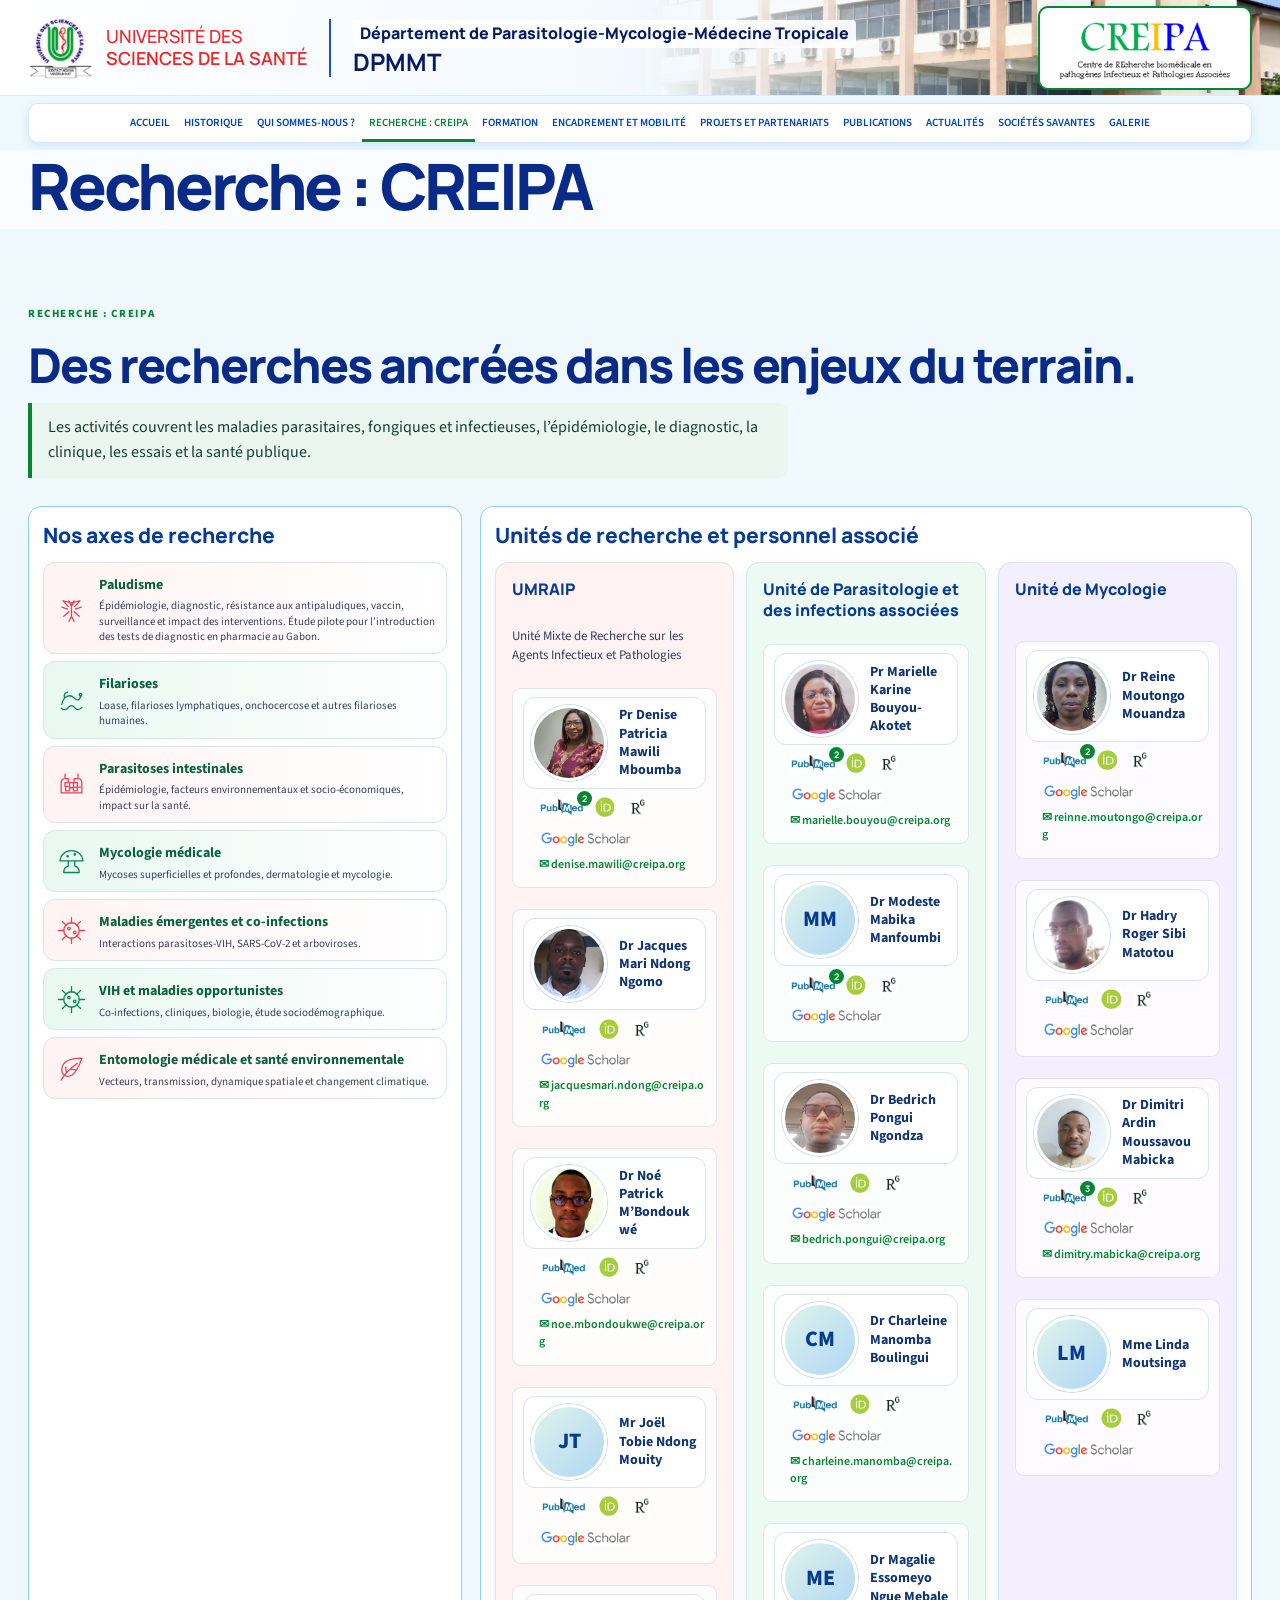
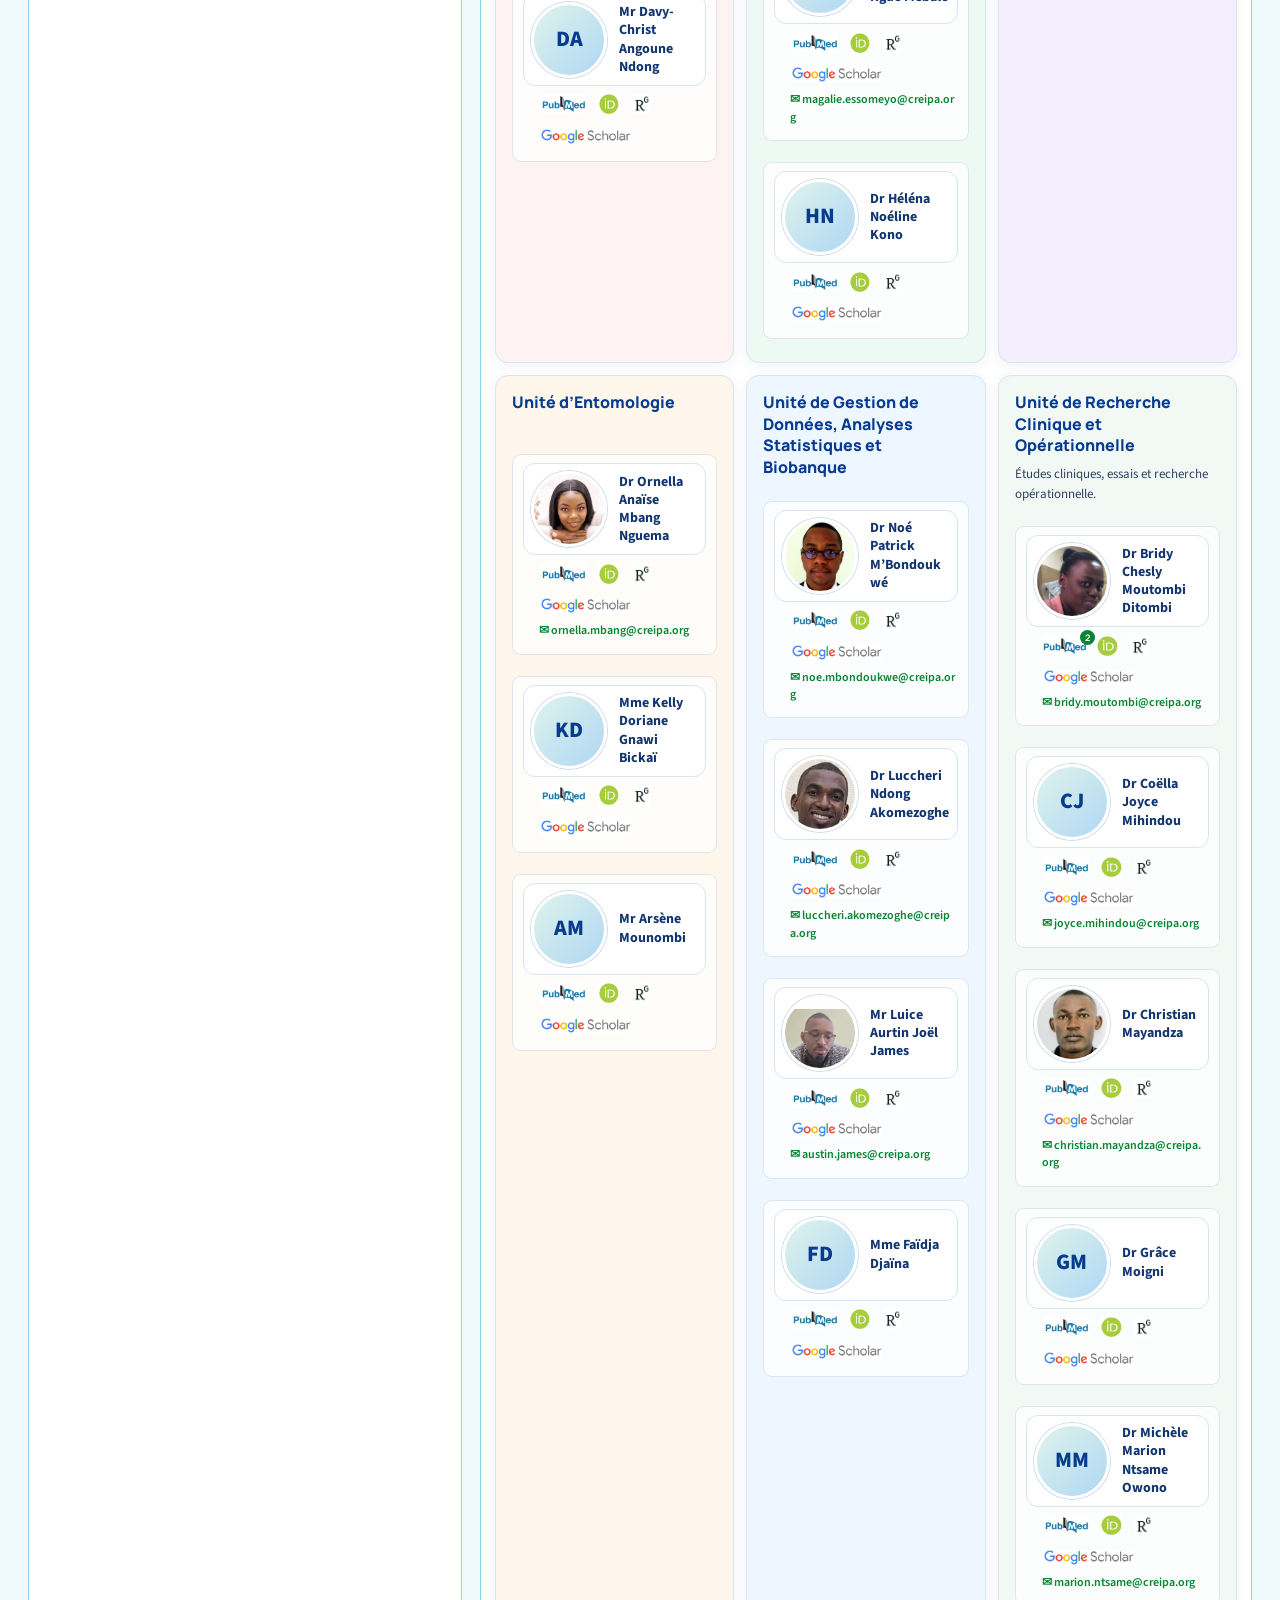
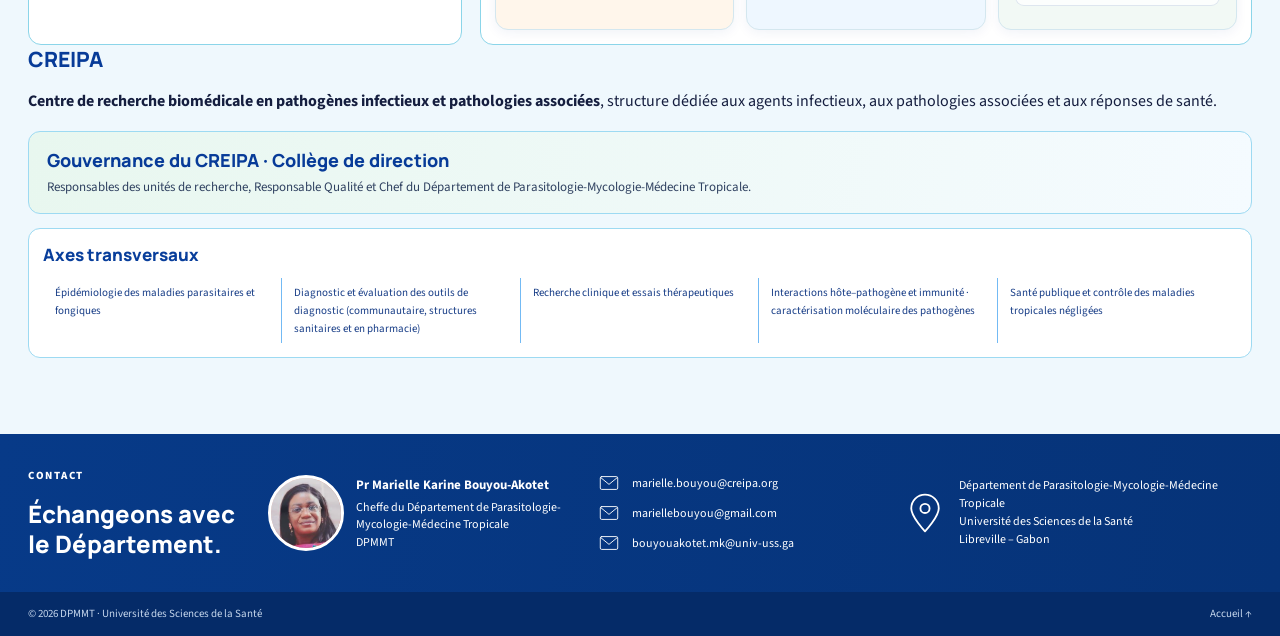
<file: recherche-creipa.html>
<!doctype html><html lang="fr"><head><meta charset="utf-8"><meta name="viewport" content="width=device-width, initial-scale=1"><meta name="theme-color" content="#073b8e"><meta name="description" content="Recherche : CREIPA — Département de Parasitologie-Mycologie-Médecine Tropicale, Université des Sciences de la Santé."><title>Recherche : CREIPA — DPMMT, Université des Sciences de la Santé</title><link rel="stylesheet" href="styles.css"></head><body class="inner-page"><svg class="icon-sprite" aria-hidden="true" focusable="false" xmlns="http://www.w3.org/2000/svg">
    <symbol id="i-mosquito" viewBox="0 0 48 48"><path d="M24 19v17M18 25l-9-3M30 25l9-3M20 29l-8 7M28 29l8 7M19 21l-8-9 11 3M29 21l8-9-11 3M24 19l-4-7M24 19l4-7M24 36l-4 8M24 36l4 8"/><circle cx="24" cy="17" r="2"/></symbol>
    <symbol id="i-parasite" viewBox="0 0 48 48"><path d="M9 30c2-12 12-17 19-10s9 1 11-4M8 36c4 3 8 3 11-1s7-4 10 0 7 4 11 0M13 19c-1-4 1-7 5-8"/><circle cx="38" cy="15" r="2"/></symbol>
    <symbol id="i-intestine" viewBox="0 0 48 48"><path d="M14 8v7c-4 0-6 3-6 7v15h32V22c0-4-2-7-6-7V8M14 15h5v6h-5v6h7v-6h6v7h6v-7h-5v-6h6M15 27v7h6v-5h6v5h6v-6h5"/></symbol>
    <symbol id="i-fungus" viewBox="0 0 48 48"><path d="M24 7C14 7 7 14 6 23h36C41 14 34 7 24 7ZM19 23v8c-5 1-7 5-7 10h24c0-5-2-9-7-10v-8"/><circle cx="18" cy="16" r="1"/><circle cx="29" cy="13" r="1"/></symbol>
    <symbol id="i-virus" viewBox="0 0 48 48"><circle cx="24" cy="24" r="12"/><circle cx="20" cy="21" r="2"/><circle cx="29" cy="27" r="2"/><path d="M24 4v8M24 36v8M4 24h8M36 24h8M10 10l6 6M32 32l6 6M38 10l-6 6M16 32l-6 6"/></symbol>
    <symbol id="i-leaf" viewBox="0 0 48 48"><path d="M40 8C22 8 10 13 9 25c-1 9 8 14 16 9C34 27 40 8 40 8ZM8 42c6-11 14-18 25-26M16 31l-1-9M23 25l9 1"/></symbol>
    <symbol id="i-handshake" viewBox="0 0 48 48"><path d="m4 17 8-8 10 7-7 8-7-4-4 4M44 17l-8-8-10 7 7 8 7-4 4 4M17 24l10 11a3 3 0 0 0 5-4l-5-6M22 29l7 8a3 3 0 0 0 5-4l-6-7M17 24l-3 3a3 3 0 0 0 4 4l4-3M25 18l-6 6a3 3 0 0 0 4 4l7-6"/></symbol>
    <symbol id="i-globe" viewBox="0 0 48 48"><circle cx="24" cy="24" r="18"/><path d="M6 24h36M24 6c6 6 8 12 8 18s-2 12-8 18c-6-6-8-12-8-18s2-12 8-18Z"/></symbol>
    <symbol id="i-team" viewBox="0 0 48 48"><circle cx="24" cy="15" r="6"/><circle cx="10" cy="19" r="4"/><circle cx="38" cy="19" r="4"/><path d="M11 40v-5a13 13 0 0 1 26 0v5H11ZM3 39v-4a7 7 0 0 1 8-7M45 39v-4a7 7 0 0 0-8-7"/></symbol>
    <symbol id="i-heart" viewBox="0 0 48 48"><path d="M24 41 7 24C-1 13 13 4 22 14l2 3 2-3C35 4 49 13 41 24L24 41Z"/><path d="M12 25h7l3-6 5 12 3-6h6"/></symbol>
    <symbol id="i-calendar" viewBox="0 0 48 48"><rect x="7" y="10" width="34" height="32" rx="3"/><path d="M15 6v9M33 6v9M7 19h34M15 26h4M25 26h4M15 33h4M25 33h4"/></symbol>
    <symbol id="i-check" viewBox="0 0 48 48"><path d="m8 25 10 10L40 12"/></symbol>
    <symbol id="i-cross" viewBox="0 0 48 48"><path d="M20 6h8v14h14v8H28v14h-8V28H6v-8h14z"/></symbol>
    <symbol id="i-mortar" viewBox="0 0 48 48"><path d="M6 19 24 8l18 11H6ZM11 23h26l-3 17H14zM19 9l15 20M15 40h18"/></symbol>
    <symbol id="i-microscope" viewBox="0 0 48 48"><path d="m17 7 8-4 9 17-8 4zM14 13l8-4M30 23l-5 8M16 31a11 11 0 0 0 21 0M9 43h31M20 38v5M35 10l4-2"/></symbol>
    <symbol id="i-stethoscope" viewBox="0 0 48 48"><path d="M13 6v13a7 7 0 0 0 14 0V6M9 6h8M23 6h8M20 26v5a9 9 0 0 0 18 0v-3"/><circle cx="38" cy="24" r="3"/></symbol>
    <symbol id="i-book" viewBox="0 0 48 48"><path d="M5 8c8-3 14-1 19 3v30c-5-4-11-6-19-3zM43 8c-8-3-14-1-19 3v30c5-4 11-6 19-3zM12 16h6M12 22h6M30 16h6M30 22h6"/></symbol>
    <symbol id="i-graduation" viewBox="0 0 48 48"><path d="m4 18 20-11 20 11-20 11zM12 23v11c7 6 17 6 24 0V23M43 19v14"/><circle cx="43" cy="36" r="2"/></symbol>
    <symbol id="i-document" viewBox="0 0 48 48"><path d="M11 4h18l10 10v30H11zM29 4v11h10M17 25h16M17 32h16M17 39h10"/><path d="M22 18v10M18 22h8"/></symbol>
    <symbol id="i-award" viewBox="0 0 48 48"><circle cx="24" cy="19" r="12"/><path d="m24 10 3 5 6 1-4 4 1 6-6-3-6 3 1-6-4-4 6-1zM16 29l-4 15 12-6 12 6-4-15"/></symbol>
    <symbol id="i-shield" viewBox="0 0 48 48"><path d="M24 4 40 10v12c0 11-7 18-16 22C15 40 8 33 8 22V10zM16 24l6 6 11-13"/></symbol>
    <symbol id="i-bulb" viewBox="0 0 48 48"><path d="M16 31c0-4-7-7-7-15a15 15 0 0 1 30 0c0 8-7 11-7 15zM18 36h12M20 41h8M24 2v5M5 16h5M38 16h5M9 5l4 4M39 5l-4 4"/></symbol>
    <symbol id="i-mail" viewBox="0 0 48 48"><rect x="5" y="10" width="38" height="28" rx="3"/><path d="m7 13 17 14 17-14"/></symbol>
    <symbol id="i-pin" viewBox="0 0 48 48"><path d="M24 44S9 28 9 19a15 15 0 1 1 30 0c0 9-15 25-15 25Z"/><circle cx="24" cy="19" r="5"/></symbol>
    <symbol id="i-flask" viewBox="0 0 48 48"><path d="M17 5h14M20 5v14L8 39a3 3 0 0 0 3 4h26a3 3 0 0 0 3-4L28 19V5M14 32h20M18 26h12"/></symbol>
    <symbol id="i-board" viewBox="0 0 48 48"><rect x="5" y="7" width="38" height="27" rx="2"/><path d="M24 34v8M16 42h16M11 14h13v10H11zM29 14h8M29 20h8M29 26h5"/></symbol>
    <symbol id="i-group" viewBox="0 0 48 48"><circle cx="24" cy="13" r="5"/><circle cx="10" cy="18" r="4"/><circle cx="38" cy="18" r="4"/><path d="M12 39v-4a12 12 0 0 1 24 0v4zM3 38v-4a7 7 0 0 1 8-7M45 38v-4a7 7 0 0 0-8-7"/></symbol>
    <symbol id="i-lab" viewBox="0 0 48 48"><path d="M18 5h12M21 5v15L9 39a3 3 0 0 0 3 4h24a3 3 0 0 0 3-4L27 20V5M15 32h18"/><circle cx="21" cy="35" r="1"/><circle cx="28" cy="38" r="1"/></symbol>
  </svg><a class="skip-link" href="#contenu">Aller au contenu</a><header class="site-header"><div class="masthead"><div class="container masthead-inner"><a class="university" href="index.html"><img class="crest" src="assets/logo-uss.png" alt="Logo de l’Université des Sciences de la Santé"><span>UNIVERSITÉ DES<br><b>SCIENCES DE LA SANTÉ</b></span></a><span class="mast-divider" aria-hidden="true"></span><a class="department-brand" href="index.html"><span>Département de Parasitologie-Mycologie-Médecine Tropicale</span><b>DPMMT</b></a><a class="creipa-masthead creipa-logo" href="recherche-creipa.html" title="CREIPA : Centre de REcherche biomédicale en pathogènes Infectieux et Pathologies Associées"><img src="assets/logo-creipa.png" alt="CREIPA – Centre de REcherche biomédicale en pathogènes Infectieux et Pathologies Associées"></a><div class="mast-scene" aria-hidden="true"><img src="assets/uss-campus-hero.png" alt=""></div></div></div><div class="nav-wrap"><div class="container nav-inner"><button class="menu-toggle" aria-expanded="false" aria-controls="navigation">☰ <span>Menu</span></button><nav id="navigation" aria-label="Navigation principale"><a href="index.html">Accueil</a><a href="historique.html">Historique</a><a href="qui-sommes-nous.html">Qui sommes-nous ?</a><a href="recherche-creipa.html" class="active" aria-current="page">Recherche : CREIPA</a><a href="formations.html">Formation</a><a href="encadrement-mobilite.html">Encadrement et mobilité</a><a href="projets-partenariats.html">Projets et partenariats</a><a href="publications.html">Publications</a><a href="actualites.html">Actualités</a><a href="societes-savantes.html">Sociétés savantes</a><a href="galerie.html">Galerie</a></nav></div></div></header><main id="contenu"><div class="container page-title-wrap"><h1 class="page-heading">Recherche : CREIPA</h1></div><section class="section research" id="recherche"><div class="container"><div class="section-title"><div><p class="eyebrow">Recherche : CREIPA</p><h2>Des recherches ancrées dans les enjeux du terrain.</h2></div><p>Les activités couvrent les maladies parasitaires, fongiques et infectieuses, l’épidémiologie, le diagnostic, la clinique, les essais et la santé publique.</p></div>
      <div class="research-layout"><div class="research-areas"><h3>Nos axes de recherche</h3><article><span class="topic-icon"><svg class="ui-icon" viewBox="0 0 48 48" aria-hidden="true"><use href="#i-mosquito"></use></svg></span><div><b>Paludisme</b><p>Épidémiologie, diagnostic, résistance aux antipaludiques, vaccin, surveillance et impact des interventions. Étude pilote pour l’introduction des tests de diagnostic en pharmacie au Gabon.</p></div></article><article><span class="topic-icon"><svg class="ui-icon" viewBox="0 0 48 48" aria-hidden="true"><use href="#i-parasite"></use></svg></span><div><b>Filarioses</b><p>Loase, filarioses lymphatiques, onchocercose et autres filarioses humaines.</p></div></article><article><span class="topic-icon"><svg class="ui-icon" viewBox="0 0 48 48" aria-hidden="true"><use href="#i-intestine"></use></svg></span><div><b>Parasitoses intestinales</b><p>Épidémiologie, facteurs environnementaux et socio-économiques, impact sur la santé.</p></div></article><article><span class="topic-icon"><svg class="ui-icon" viewBox="0 0 48 48" aria-hidden="true"><use href="#i-fungus"></use></svg></span><div><b>Mycologie médicale</b><p>Mycoses superficielles et profondes, dermatologie et mycologie.</p></div></article><article><span class="topic-icon"><svg class="ui-icon" viewBox="0 0 48 48" aria-hidden="true"><use href="#i-virus"></use></svg></span><div><b>Maladies émergentes et co-infections</b><p>Interactions parasitoses-VIH, SARS-CoV-2 et arboviroses.</p></div></article><article><span class="topic-icon"><svg class="ui-icon" viewBox="0 0 48 48" aria-hidden="true"><use href="#i-virus"></use></svg></span><div><b>VIH et maladies opportunistes</b><p>Co-infections, cliniques, biologie, étude sociodémographique.</p></div></article><article><span class="topic-icon"><svg class="ui-icon" viewBox="0 0 48 48" aria-hidden="true"><use href="#i-leaf"></use></svg></span><div><b>Entomologie médicale et santé environnementale</b><p>Vecteurs, transmission, dynamique spatiale et changement climatique.</p></div></article></div>
        <div class="units"><h3>Unités de recherche et personnel associé</h3><div class="unit-grid"><article class="unit-card coral"><h4>UMRAIP</h4><p>Unité Mixte de Recherche sur les Agents Infectieux et Pathologies</p><ul class="staff-list"><li class="staff-member" data-email="denise.mawili@creipa.org"><img src="assets/pr-denise-mawili-mboumba.png" alt="Pr Denise Patricia Mawili Mboumba"><span>Pr Denise Patricia Mawili Mboumba</span></li><li class="staff-member" data-email="jacquesmari.ndong@creipa.org"><img src="assets/dr-jacques-mari-ndong-ngomo.png" alt="Dr Jacques Mari Ndong Ngomo" loading="lazy"><span>Dr Jacques Mari Ndong Ngomo</span></li><li class="staff-member" data-email="noe.mbondoukwe@creipa.org"><img src="assets/dr-noe-patrick-mbondoukwe.png" alt="Dr Noé Patrick M’Bondoukwé" loading="lazy"><span>Dr Noé Patrick M’Bondoukwé</span></li><li>Mr Joël Tobie Ndong Mouity</li><li>Mr Davy-Christ Angoune Ndong</li></ul></article><article class="unit-card mint"><h4>Unité de Parasitologie et des infections associées</h4><ul class="staff-list"><li class="staff-member" data-email="marielle.bouyou@creipa.org"><img src="assets/prof-marielle-bouyou-akotet.png" alt="Pr Marielle Karine Bouyou-Akotet" loading="lazy"><span>Pr Marielle Karine Bouyou-Akotet</span></li><li>Dr Modeste Mabika Manfoumbi</li><li class="staff-member" data-email="bedrich.pongui@creipa.org"><img src="assets/dr-bedrich-pongui-ngondza.png" alt="Dr Bedrich Pongui Ngondza" loading="lazy"><span>Dr Bedrich Pongui Ngondza</span></li><li data-email="charleine.manomba@creipa.org">Dr Charleine Manomba Boulingui</li><li data-email="magalie.essomeyo@creipa.org">Dr Magalie Essomeyo Ngue Mebale</li><li>Dr Héléna Noéline Kono</li></ul></article><article class="unit-card violet"><h4>Unité de Mycologie</h4><ul class="staff-list"><li class="staff-member" data-email="reinne.moutongo@creipa.org"><img src="assets/reine-moutongo.png" alt="Dr Reine Moutongo Mouandza" loading="lazy"><span>Dr Reine Moutongo Mouandza</span></li><li class="staff-member"><img src="assets/dr-hadry-roger-sibi-matotou.png" alt="Dr Hadry Roger Sibi Matotou" loading="lazy"><span>Dr Hadry Roger Sibi Matotou</span></li><li class="staff-member" data-email="dimitry.mabicka@creipa.org"><img src="assets/dr-dimitri-ardin-moussavou-mabicka.png" alt="Dr Dimitri Ardin Moussavou Mabicka" loading="lazy"><span>Dr Dimitri Ardin Moussavou Mabicka</span></li><li>Mme Linda Moutsinga</li></ul></article><article class="unit-card peach"><h4>Unité d’Entomologie</h4><ul class="staff-list"><li class="staff-member" data-email="ornella.mbang@creipa.org"><img src="assets/dr-ornella-anaise-mbang-nguema.png" alt="Dr Ornella Anaïse Mbang Nguema" loading="lazy"><span>Dr Ornella Anaïse Mbang Nguema</span></li><li>Mme Kelly Doriane Gnawi Bickaï</li><li>Mr Arsène Mounombi</li></ul></article><article class="unit-card blue"><h4>Unité de Gestion de Données, Analyses Statistiques et Biobanque</h4><ul class="staff-list"><li class="staff-member" data-email="noe.mbondoukwe@creipa.org"><img src="assets/dr-noe-patrick-mbondoukwe.png" alt="Dr Noé Patrick M’Bondoukwé"><span>Dr Noé Patrick M’Bondoukwé</span></li><li class="staff-member" data-email="luccheri.akomezoghe@creipa.org"><img src="assets/lucheri-ndong.png" alt="Dr Luccheri Ndong Akomezoghe" loading="lazy"><span>Dr Luccheri Ndong Akomezoghe</span></li><li class="staff-member" data-email="austin.james@creipa.org"><img src="assets/luice-aurtin-joel-james.png" alt="Mr Luice Aurtin Joël James" loading="lazy"><span>Mr Luice Aurtin Joël James</span></li><li>Mme Faïdja Djaïna</li></ul></article><article class="unit-card pale"><h4>Unité de Recherche Clinique et Opérationnelle</h4><p>Études cliniques, essais et recherche opérationnelle.</p><ul class="staff-list"><li class="staff-member" data-email="bridy.moutombi@creipa.org"><img src="assets/dr-bridy-chesly-moutombi-ditombi.png" alt="Dr Bridy Chesly Moutombi Ditombi" loading="lazy"><span>Dr Bridy Chesly Moutombi Ditombi</span></li><li data-email="joyce.mihindou@creipa.org">Dr Coëlla Joyce Mihindou</li><li class="staff-member" data-email="christian.mayandza@creipa.org"><img src="assets/mayandza-christian.png" alt="Dr Christian Mayandza" loading="lazy"><span>Dr Christian Mayandza</span></li><li>Dr Grâce Moigni</li><li data-email="marion.ntsame@creipa.org">Dr Michèle Marion Ntsame Owono</li></ul></article></div></div></div><div class="creipa-definition"><h3>CREIPA</h3><p><strong>Centre de recherche biomédicale en pathogènes infectieux et pathologies associées</strong>, structure dédiée aux agents infectieux, aux pathologies associées et aux réponses de santé.</p></div><div class="governance"><h3>Gouvernance du CREIPA · Collège de direction</h3><p>Responsables des unités de recherche, Responsable Qualité et Chef du Département de Parasitologie-Mycologie-Médecine Tropicale.</p></div><div class="transversal"><h3>Axes transversaux</h3><div><span>Épidémiologie des maladies parasitaires et fongiques</span><span>Diagnostic et évaluation des outils de diagnostic (communautaire, structures sanitaires et en pharmacie)</span><span>Recherche clinique et essais thérapeutiques</span><span>Interactions hôte–pathogène et immunité · caractérisation moléculaire des pathogènes</span><span>Santé publique et contrôle des maladies tropicales négligées</span></div></div>
    </div></section>

    </main><section class="contact" id="contact"><div class="container contact-inner"><div class="contact-lead"><p class="eyebrow">Contact</p><h2>Échangeons avec le Département.</h2></div><div class="contact-person"><img class="portrait" src="assets/prof-marielle-bouyou-akotet.png" alt="Professeure Marielle Karine Bouyou-Akotet"><p><b>Pr Marielle Karine Bouyou-Akotet</b><span>Cheffe du Département de Parasitologie-Mycologie-Médecine Tropicale<br>DPMMT</span></p></div><div class="contact-details"><a href="mailto:marielle.bouyou@creipa.org"><svg class="ui-icon contact-icon" viewBox="0 0 48 48" aria-hidden="true"><use href="#i-mail"></use></svg><span>marielle.bouyou@creipa.org</span></a><a href="mailto:mariellebouyou@gmail.com"><svg class="ui-icon contact-icon" viewBox="0 0 48 48" aria-hidden="true"><use href="#i-mail"></use></svg><span>mariellebouyou@gmail.com</span></a><a href="mailto:bouyouakotet.mk@univ-uss.ga"><svg class="ui-icon contact-icon" viewBox="0 0 48 48" aria-hidden="true"><use href="#i-mail"></use></svg><span>bouyouakotet.mk@univ-uss.ga</span></a></div><div class="contact-location"><b aria-hidden="true"><svg class="ui-icon" viewBox="0 0 48 48"><use href="#i-pin"></use></svg></b><p>Département de Parasitologie-Mycologie-Médecine Tropicale<br>Université des Sciences de la Santé<br>Libreville – Gabon</p></div></div></section><footer><div class="container footer-inner"><span>© <span id="year">2026</span> DPMMT · Université des Sciences de la Santé</span><a href="index.html">Accueil ↑</a></div></footer><script src="script.js"></script></body></html>
</file>
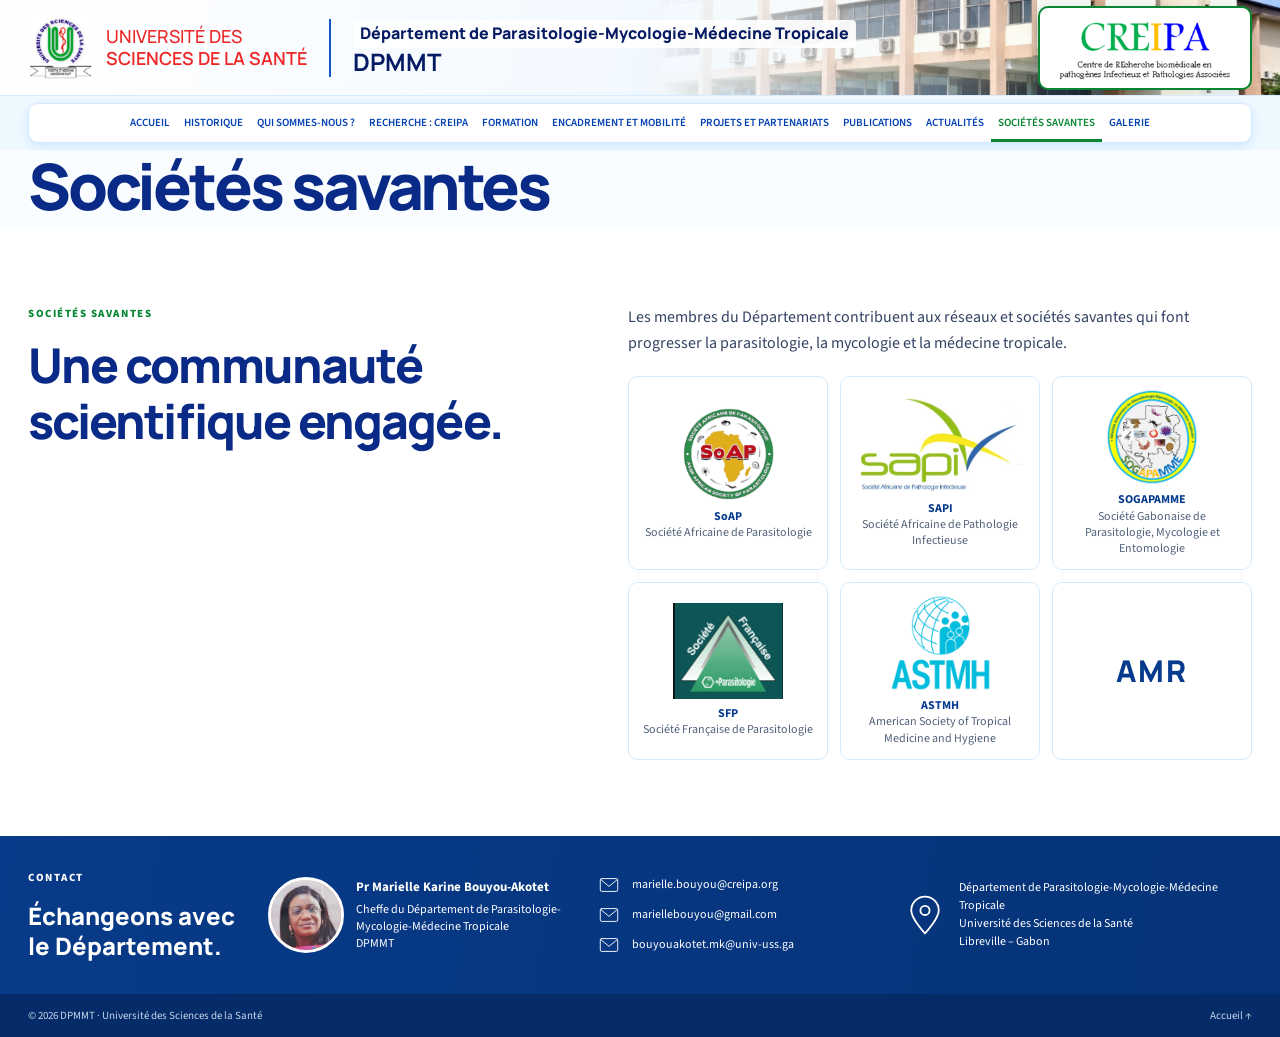
<file: societes-savantes.html>
<!doctype html><html lang="fr"><head><meta charset="utf-8"><meta name="viewport" content="width=device-width, initial-scale=1"><meta name="theme-color" content="#073b8e"><meta name="description" content="Sociétés savantes — Département de Parasitologie-Mycologie-Médecine Tropicale, Université des Sciences de la Santé."><title>Sociétés savantes — DPMMT, Université des Sciences de la Santé</title><link rel="stylesheet" href="styles.css"></head><body class="inner-page"><svg class="icon-sprite" aria-hidden="true" focusable="false" xmlns="http://www.w3.org/2000/svg">
    <symbol id="i-mosquito" viewBox="0 0 48 48"><path d="M24 19v17M18 25l-9-3M30 25l9-3M20 29l-8 7M28 29l8 7M19 21l-8-9 11 3M29 21l8-9-11 3M24 19l-4-7M24 19l4-7M24 36l-4 8M24 36l4 8"/><circle cx="24" cy="17" r="2"/></symbol>
    <symbol id="i-parasite" viewBox="0 0 48 48"><path d="M9 30c2-12 12-17 19-10s9 1 11-4M8 36c4 3 8 3 11-1s7-4 10 0 7 4 11 0M13 19c-1-4 1-7 5-8"/><circle cx="38" cy="15" r="2"/></symbol>
    <symbol id="i-intestine" viewBox="0 0 48 48"><path d="M14 8v7c-4 0-6 3-6 7v15h32V22c0-4-2-7-6-7V8M14 15h5v6h-5v6h7v-6h6v7h6v-7h-5v-6h6M15 27v7h6v-5h6v5h6v-6h5"/></symbol>
    <symbol id="i-fungus" viewBox="0 0 48 48"><path d="M24 7C14 7 7 14 6 23h36C41 14 34 7 24 7ZM19 23v8c-5 1-7 5-7 10h24c0-5-2-9-7-10v-8"/><circle cx="18" cy="16" r="1"/><circle cx="29" cy="13" r="1"/></symbol>
    <symbol id="i-virus" viewBox="0 0 48 48"><circle cx="24" cy="24" r="12"/><circle cx="20" cy="21" r="2"/><circle cx="29" cy="27" r="2"/><path d="M24 4v8M24 36v8M4 24h8M36 24h8M10 10l6 6M32 32l6 6M38 10l-6 6M16 32l-6 6"/></symbol>
    <symbol id="i-leaf" viewBox="0 0 48 48"><path d="M40 8C22 8 10 13 9 25c-1 9 8 14 16 9C34 27 40 8 40 8ZM8 42c6-11 14-18 25-26M16 31l-1-9M23 25l9 1"/></symbol>
    <symbol id="i-handshake" viewBox="0 0 48 48"><path d="m4 17 8-8 10 7-7 8-7-4-4 4M44 17l-8-8-10 7 7 8 7-4 4 4M17 24l10 11a3 3 0 0 0 5-4l-5-6M22 29l7 8a3 3 0 0 0 5-4l-6-7M17 24l-3 3a3 3 0 0 0 4 4l4-3M25 18l-6 6a3 3 0 0 0 4 4l7-6"/></symbol>
    <symbol id="i-globe" viewBox="0 0 48 48"><circle cx="24" cy="24" r="18"/><path d="M6 24h36M24 6c6 6 8 12 8 18s-2 12-8 18c-6-6-8-12-8-18s2-12 8-18Z"/></symbol>
    <symbol id="i-team" viewBox="0 0 48 48"><circle cx="24" cy="15" r="6"/><circle cx="10" cy="19" r="4"/><circle cx="38" cy="19" r="4"/><path d="M11 40v-5a13 13 0 0 1 26 0v5H11ZM3 39v-4a7 7 0 0 1 8-7M45 39v-4a7 7 0 0 0-8-7"/></symbol>
    <symbol id="i-heart" viewBox="0 0 48 48"><path d="M24 41 7 24C-1 13 13 4 22 14l2 3 2-3C35 4 49 13 41 24L24 41Z"/><path d="M12 25h7l3-6 5 12 3-6h6"/></symbol>
    <symbol id="i-calendar" viewBox="0 0 48 48"><rect x="7" y="10" width="34" height="32" rx="3"/><path d="M15 6v9M33 6v9M7 19h34M15 26h4M25 26h4M15 33h4M25 33h4"/></symbol>
    <symbol id="i-check" viewBox="0 0 48 48"><path d="m8 25 10 10L40 12"/></symbol>
    <symbol id="i-cross" viewBox="0 0 48 48"><path d="M20 6h8v14h14v8H28v14h-8V28H6v-8h14z"/></symbol>
    <symbol id="i-mortar" viewBox="0 0 48 48"><path d="M6 19 24 8l18 11H6ZM11 23h26l-3 17H14zM19 9l15 20M15 40h18"/></symbol>
    <symbol id="i-microscope" viewBox="0 0 48 48"><path d="m17 7 8-4 9 17-8 4zM14 13l8-4M30 23l-5 8M16 31a11 11 0 0 0 21 0M9 43h31M20 38v5M35 10l4-2"/></symbol>
    <symbol id="i-stethoscope" viewBox="0 0 48 48"><path d="M13 6v13a7 7 0 0 0 14 0V6M9 6h8M23 6h8M20 26v5a9 9 0 0 0 18 0v-3"/><circle cx="38" cy="24" r="3"/></symbol>
    <symbol id="i-book" viewBox="0 0 48 48"><path d="M5 8c8-3 14-1 19 3v30c-5-4-11-6-19-3zM43 8c-8-3-14-1-19 3v30c5-4 11-6 19-3zM12 16h6M12 22h6M30 16h6M30 22h6"/></symbol>
    <symbol id="i-graduation" viewBox="0 0 48 48"><path d="m4 18 20-11 20 11-20 11zM12 23v11c7 6 17 6 24 0V23M43 19v14"/><circle cx="43" cy="36" r="2"/></symbol>
    <symbol id="i-document" viewBox="0 0 48 48"><path d="M11 4h18l10 10v30H11zM29 4v11h10M17 25h16M17 32h16M17 39h10"/><path d="M22 18v10M18 22h8"/></symbol>
    <symbol id="i-award" viewBox="0 0 48 48"><circle cx="24" cy="19" r="12"/><path d="m24 10 3 5 6 1-4 4 1 6-6-3-6 3 1-6-4-4 6-1zM16 29l-4 15 12-6 12 6-4-15"/></symbol>
    <symbol id="i-shield" viewBox="0 0 48 48"><path d="M24 4 40 10v12c0 11-7 18-16 22C15 40 8 33 8 22V10zM16 24l6 6 11-13"/></symbol>
    <symbol id="i-bulb" viewBox="0 0 48 48"><path d="M16 31c0-4-7-7-7-15a15 15 0 0 1 30 0c0 8-7 11-7 15zM18 36h12M20 41h8M24 2v5M5 16h5M38 16h5M9 5l4 4M39 5l-4 4"/></symbol>
    <symbol id="i-mail" viewBox="0 0 48 48"><rect x="5" y="10" width="38" height="28" rx="3"/><path d="m7 13 17 14 17-14"/></symbol>
    <symbol id="i-pin" viewBox="0 0 48 48"><path d="M24 44S9 28 9 19a15 15 0 1 1 30 0c0 9-15 25-15 25Z"/><circle cx="24" cy="19" r="5"/></symbol>
    <symbol id="i-flask" viewBox="0 0 48 48"><path d="M17 5h14M20 5v14L8 39a3 3 0 0 0 3 4h26a3 3 0 0 0 3-4L28 19V5M14 32h20M18 26h12"/></symbol>
    <symbol id="i-board" viewBox="0 0 48 48"><rect x="5" y="7" width="38" height="27" rx="2"/><path d="M24 34v8M16 42h16M11 14h13v10H11zM29 14h8M29 20h8M29 26h5"/></symbol>
    <symbol id="i-group" viewBox="0 0 48 48"><circle cx="24" cy="13" r="5"/><circle cx="10" cy="18" r="4"/><circle cx="38" cy="18" r="4"/><path d="M12 39v-4a12 12 0 0 1 24 0v4zM3 38v-4a7 7 0 0 1 8-7M45 38v-4a7 7 0 0 0-8-7"/></symbol>
    <symbol id="i-lab" viewBox="0 0 48 48"><path d="M18 5h12M21 5v15L9 39a3 3 0 0 0 3 4h24a3 3 0 0 0 3-4L27 20V5M15 32h18"/><circle cx="21" cy="35" r="1"/><circle cx="28" cy="38" r="1"/></symbol>
  </svg><a class="skip-link" href="#contenu">Aller au contenu</a><header class="site-header"><div class="masthead"><div class="container masthead-inner"><a class="university" href="index.html"><img class="crest" src="assets/logo-uss.png" alt="Logo de l’Université des Sciences de la Santé"><span>UNIVERSITÉ DES<br><b>SCIENCES DE LA SANTÉ</b></span></a><span class="mast-divider" aria-hidden="true"></span><a class="department-brand" href="index.html"><span>Département de Parasitologie-Mycologie-Médecine Tropicale</span><b>DPMMT</b></a><a class="creipa-masthead creipa-logo" href="recherche-creipa.html" title="CREIPA : Centre de REcherche biomédicale en pathogènes Infectieux et Pathologies Associées"><img src="assets/logo-creipa.png" alt="CREIPA – Centre de REcherche biomédicale en pathogènes Infectieux et Pathologies Associées"></a><div class="mast-scene" aria-hidden="true"><img src="assets/uss-campus-hero.png" alt=""></div></div></div><div class="nav-wrap"><div class="container nav-inner"><button class="menu-toggle" aria-expanded="false" aria-controls="navigation">☰ <span>Menu</span></button><nav id="navigation" aria-label="Navigation principale"><a href="index.html">Accueil</a><a href="historique.html">Historique</a><a href="qui-sommes-nous.html">Qui sommes-nous ?</a><a href="recherche-creipa.html">Recherche : CREIPA</a><a href="formations.html">Formation</a><a href="encadrement-mobilite.html">Encadrement et mobilité</a><a href="projets-partenariats.html">Projets et partenariats</a><a href="publications.html">Publications</a><a href="actualites.html">Actualités</a><a href="societes-savantes.html" class="active" aria-current="page">Sociétés savantes</a><a href="galerie.html">Galerie</a></nav></div></div></header><main id="contenu"><div class="container page-title-wrap"><h1 class="page-heading">Sociétés savantes</h1></div><section class="section societies" id="societes"><div class="container two-col"><div><p class="eyebrow">Sociétés savantes</p><h2>Une communauté scientifique engagée.</h2></div><div><p>Les membres du Département contribuent aux réseaux et sociétés savantes qui font progresser la parasitologie, la mycologie et la médecine tropicale.</p><div class="partner-logo-grid society-logo-grid"><figure><img src="assets/logo-soap.png" alt="SoAP – Société Africaine de Parasitologie" loading="lazy"><figcaption><b>SoAP</b><br>Société Africaine de Parasitologie</figcaption></figure><figure><img src="assets/logo-sapi.png" alt="SAPI – Société Africaine de Pathologie Infectieuse" loading="lazy"><figcaption><b>SAPI</b><br>Société Africaine de Pathologie Infectieuse</figcaption></figure><figure><img src="assets/logo-sogapamme.png" alt="SOGAPAMME – Société Gabonaise de Parasitologie, Mycologie et Entomologie" loading="lazy"><figcaption><b>SOGAPAMME</b><br>Société Gabonaise de Parasitologie, Mycologie et Entomologie</figcaption></figure><figure><img src="assets/logo-sfp.png" alt="SFP – Société Française de Parasitologie" loading="lazy"><figcaption><b>SFP</b><br>Société Française de Parasitologie</figcaption></figure><figure><img src="assets/logo-astmh.png" alt="ASTMH – American Society of Tropical Medicine and Hygiene" loading="lazy"><figcaption><b>ASTMH</b><br>American Society of Tropical Medicine and Hygiene</figcaption></figure><figure class="society-text-only"><span class="society-acronym">AMR</span></figure></div></div></div></section></main><section class="contact" id="contact"><div class="container contact-inner"><div class="contact-lead"><p class="eyebrow">Contact</p><h2>Échangeons avec le Département.</h2></div><div class="contact-person"><img class="portrait" src="assets/prof-marielle-bouyou-akotet.png" alt="Professeure Marielle Karine Bouyou-Akotet"><p><b>Pr Marielle Karine Bouyou-Akotet</b><span>Cheffe du Département de Parasitologie-Mycologie-Médecine Tropicale<br>DPMMT</span></p></div><div class="contact-details"><a href="mailto:marielle.bouyou@creipa.org"><svg class="ui-icon contact-icon" viewBox="0 0 48 48" aria-hidden="true"><use href="#i-mail"></use></svg><span>marielle.bouyou@creipa.org</span></a><a href="mailto:mariellebouyou@gmail.com"><svg class="ui-icon contact-icon" viewBox="0 0 48 48" aria-hidden="true"><use href="#i-mail"></use></svg><span>mariellebouyou@gmail.com</span></a><a href="mailto:bouyouakotet.mk@univ-uss.ga"><svg class="ui-icon contact-icon" viewBox="0 0 48 48" aria-hidden="true"><use href="#i-mail"></use></svg><span>bouyouakotet.mk@univ-uss.ga</span></a></div><div class="contact-location"><b aria-hidden="true"><svg class="ui-icon" viewBox="0 0 48 48"><use href="#i-pin"></use></svg></b><p>Département de Parasitologie-Mycologie-Médecine Tropicale<br>Université des Sciences de la Santé<br>Libreville – Gabon</p></div></div></section><footer><div class="container footer-inner"><span>© <span id="year">2026</span> DPMMT · Université des Sciences de la Santé</span><a href="index.html">Accueil ↑</a></div></footer><script src="script.js"></script></body></html>
</file>
<file: styles.css>
@import url('https://fonts.googleapis.com/css2?family=Manrope:wght@400;500;600;700;800&family=Source+Sans+3:wght@400;500;600;700;800&display=swap');
:root{--navy:#063b8c;--blue:#073c9d;--blue2:#1563c7;--green:#078532;--green-dark:#07583e;--pale:#edf6fc;--line:#cfe5f8;--ink:#151e3f;--muted:#58657d;--white:#fff;--cream:#fafdff}*{box-sizing:border-box}html{scroll-behavior:smooth;scroll-padding-top:125px}body{margin:0;color:var(--ink);background:var(--cream);font:16px/1.6 'Source Sans 3',sans-serif}a{color:inherit;text-decoration:none}.container{width:min(1380px,calc(100% - 56px));margin:auto}.skip-link{position:absolute;left:-999px;top:8px;z-index:10;padding:10px;background:#fff}.skip-link:focus{left:8px}.masthead{height:96px;overflow:hidden;background:linear-gradient(100deg,#fff 0%,#f3f9ff 48%,#b9defe 100%);border-bottom:1px solid #d8ecff}.masthead-inner{position:relative;display:flex;align-items:center;height:100%;gap:22px}.university{z-index:1;display:flex;align-items:center;gap:13px;color:#ed2525;font:500 18px/1.22 Manrope,sans-serif}.university b{font-weight:600}.crest{display:grid;place-items:center;width:60px;height:70px;color:#0aa14c;font-size:42px;text-shadow:2px 2px #063c99,-2px 0 #063c99;border:3px double #0a57bd;border-radius:45% 45% 35% 35%;clip-path:polygon(50% 0,95% 16%,85% 75%,50% 100%,15% 75%,5% 16%)}.mast-divider{height:58px;width:2px;background:#1554c6}.department-brand{z-index:1;display:flex;flex-direction:column;color:#073c99;font:600 16px/1.35 Manrope,sans-serif}.department-brand b{font-size:24px;line-height:1.15}.mast-scene{position:absolute;right:-30px;top:0;width:52%;height:100%;overflow:hidden;background:linear-gradient(180deg,#76bfff 0%,#dff4ff 76%,#76a951 77%,#447735 100%);opacity:.82}.sun{position:absolute;right:35%;top:12px;width:45px;height:45px;border-radius:50%;background:#fff8c1;box-shadow:0 0 35px 15px #fff7cf}.palm{position:absolute;top:10px;color:#336d36;font-size:70px}.palm-one{left:6%}.palm-two{left:26%;top:22px;font-size:56px}.building{position:absolute;right:0;bottom:22%;width:48%;height:64%;background:linear-gradient(90deg,#d38347,#f0b06c 40%,#cc7b45);transform:skewY(-2deg);box-shadow:0 7px 12px #24456a}.building:before{content:"";position:absolute;inset:0;background:repeating-linear-gradient(90deg,transparent 0 25px,#fff8 25px 29px),repeating-linear-gradient(0deg,transparent 0 22px,#fff9 22px 26px)}.nav-wrap{position:sticky;top:0;z-index:8;padding:7px 0;background:#eef8ff}.nav-inner{position:relative}.nav-inner nav{display:flex;align-items:center;justify-content:space-between;min-height:39px;padding:0 13px;background:#fff;border:1px solid #d4e8fd;border-radius:10px;box-shadow:0 3px 9px #9ecfff66}.nav-inner nav a{padding:10px 7px;color:#0341b3;font-size:11px;font-weight:600;text-transform:uppercase;white-space:nowrap}.nav-inner nav a:hover,.nav-inner nav a:focus{color:var(--green);background:#e8f6ed;border-radius:6px}.menu-toggle{display:none}.hero{position:relative;min-height:705px;padding:52px 0 25px;overflow:hidden;background:linear-gradient(110deg,#fff 0%,#fff 35%,#eff8ff 65%,#b9dcfc 100%)}.hero-building{position:absolute;inset:0 0 90px 30%;overflow:hidden;background:linear-gradient(180deg,#80c5ff 0%,#d9efff 58%,#7caa51 59%,#577c3c 70%,#c4d6ad 70%);mask-image:linear-gradient(90deg,transparent,#000 30%)}.building-large{position:absolute;right:14%;top:12%;width:57%;height:62%;transform:perspective(600px) rotateY(-8deg);background:linear-gradient(90deg,#c17b46,#efbd7c 47%,#d18a50);box-shadow:0 20px 35px #193d6533}.building-large:before{content:"";position:absolute;inset:0;background:repeating-linear-gradient(90deg,transparent 0 49px,#fff9 49px 56px),repeating-linear-gradient(0deg,transparent 0 37px,#fff8 37px 45px)}.lab-orbs{position:absolute;right:1%;top:31%;display:grid;grid-template-columns:100px 100px;gap:7px}.lab-orbs span{display:grid;place-items:center;width:105px;height:105px;border:6px solid #fff;border-radius:50%;background:radial-gradient(circle at 35% 25%,#fff,#dceaf5 45%,#6897a1);box-shadow:0 4px 18px #123b6355;color:#083c8e;font-size:42px}.hero-content{position:relative;z-index:1;max-width:1380px}.eyebrow{margin:0 0 14px;color:var(--green);font-size:11px;font-weight:800;letter-spacing:.14em;text-transform:uppercase}.hero h1{max-width:700px;margin:0;color:#071c72;font:800 clamp(38px,5vw,66px)/1.09 Manrope,sans-serif;letter-spacing:-.05em}.hero-acronym{margin:2px 0 15px;color:#075542;font:800 42px/1 Manrope,sans-serif;letter-spacing:.06em}.hero-manifesto{margin:0;color:#10277e;font:700 italic clamp(20px,2.4vw,30px)/1.42 Manrope,sans-serif}.hero-support{margin:10px 0 18px;color:#075542;font:700 21px/1.45 Manrope,sans-serif}.button{display:inline-flex;align-items:center;justify-content:space-between;gap:24px;padding:12px 22px;border-radius:40px;color:#fff;font-weight:700;font-size:14px}.button-green{background:linear-gradient(110deg,#007851,#05a24b)}.button span{font-size:22px}.stats{position:relative;display:grid;grid-template-columns:repeat(5,minmax(0,180px));gap:8px;margin-top:14px}.stats div{min-height:113px;display:flex;flex-direction:column;align-items:center;justify-content:center;padding:12px 8px;background:#ffffffdf;border:1px solid #c8e0fb;border-radius:11px;text-align:center}.stats b{color:#082e8b;font:800 clamp(23px,3vw,34px)/1.2 Manrope,sans-serif}.stats span{font-size:12px;font-weight:600}.hero-caption{position:relative;margin:12px auto 0;font-size:13px;font-weight:500;max-width:1380px}.section{padding:76px 0}.about,.education,.societies{background:#fff}.two-col{display:grid;grid-template-columns:.9fr 1.1fr;gap:90px;align-items:start}.section h2{margin:0;color:#092a86;font:800 clamp(32px,4vw,48px)/1.16 Manrope,sans-serif;letter-spacing:-.04em}.two-col>div:nth-child(2)>p{margin:0 0 16px;color:#344363}.inline-link{display:inline-flex;gap:20px;margin-top:8px;padding-bottom:5px;border-bottom:2px solid var(--green);color:#063c91;font-weight:700}.section-title{display:flex;align-items:end;justify-content:space-between;gap:40px;margin-bottom:28px}.section-title>p{max-width:420px;margin:0;color:var(--muted);font-size:14px}.research{background:#eff8fd}.research-layout{display:grid;grid-template-columns:.72fr 1.28fr;gap:18px}.research-areas,.units{padding:14px;background:#fff;border:1px solid #8bd5e9;border-radius:13px}.research h3,.project-columns h3{margin:0 0 13px;color:#073b98;font:800 21px Manrope,sans-serif}.research-areas article{display:flex;gap:12px;margin:7px 0;padding:9px 11px;border:1px solid #d4e7ef;border-radius:12px;background:linear-gradient(90deg,#fff3f3,#fff)}.research-areas article:nth-of-type(2n){background:linear-gradient(90deg,#e8f8f1,#fff)}.topic-icon{min-width:32px;color:#e34353;font-size:26px;font-weight:700}.research-areas article:nth-of-type(2n) .topic-icon{color:#078653}.research-areas b{color:#09613e;font-size:14px}.research-areas p,.unit-card p{margin:1px 0 0;color:#304261;font-size:11px;line-height:1.4}.unit-grid{display:grid;grid-template-columns:repeat(3,1fr);gap:9px}.unit-card{min-height:145px;padding:12px;border:1px solid #d4e7ef;border-radius:11px;background:#f8fcff}.unit-card h4{margin:0;color:#073b92;font:800 15px/1.25 Manrope,sans-serif}.unit-card ul{margin:9px 0 0;padding-left:18px;color:#152956;font-size:11px;line-height:1.5}.coral{background:#fff2f2}.mint{background:#edfaf3}.violet{background:#f4effe}.peach{background:#fff6eb}.blue{background:#eef7ff}.pale{background:#f2f9f5}.transversal{margin-top:14px;padding:14px;background:white;border:1px solid #9ddaf2;border-radius:12px}.transversal h3{margin:0 0 12px;color:#083e9b;font-size:17px}.transversal>div{display:grid;grid-template-columns:repeat(5,1fr)}.transversal span{padding:6px 12px;border-right:1px solid #73baf4;color:#163c86;font-size:11px}.transversal span:last-child{border:0}.simple-cards{display:grid;grid-template-columns:repeat(3,1fr);gap:10px;margin:25px 0}.simple-cards article{padding:16px;border:1px solid var(--line);border-radius:9px;background:#f8fcff}.simple-cards b{color:#07583e}.simple-cards p{margin:7px 0 0;color:var(--muted);font-size:12px}.note{color:#7c8796;font-size:11px;font-style:italic}.mobility{background:#f1f8fd}.mobility-row{display:grid;grid-template-columns:repeat(3,1fr);gap:14px}.mobility-row>div{padding:22px;background:#fff;border:1px solid var(--line);border-radius:10px}.mobility-row span{display:block;color:var(--green);font-size:11px;font-weight:800}.mobility-row b{display:block;margin:9px 0;color:#083b90;font:800 19px Manrope,sans-serif}.mobility-row p{margin:0;color:var(--muted);font-size:13px}.projects{background:#fff}.project-columns{display:grid;grid-template-columns:.8fr .8fr 1.3fr}.project-columns>div{padding:5px 28px;border-right:1px solid #b8dafa}.project-columns>div:first-child{padding-left:0}.project-columns>div:last-child{border:0}.project-columns ul{list-style:none;margin:20px 0 0;padding:0}.project-columns li{position:relative;margin:13px 0;padding-left:32px;color:#141b31;font-size:17px}.project-columns li:before{position:absolute;left:0;top:-4px;content:'✓';color:#008538;font-size:25px;font-weight:800}.partner-card{text-align:center}.partner-card h3{font-size:24px}.handshake{display:block;height:145px;color:#064cb7;font-size:100px;line-height:1.3}.partner-card p{max-width:540px;margin:auto;color:#293753;font-size:16px}.impact-row{display:grid;grid-template-columns:repeat(3,1fr);margin-top:24px;padding:17px 0;border:1px solid #b5dafa;border-radius:13px}.impact-row div{display:flex;align-items:center;justify-content:center;gap:18px;padding:0 20px;border-right:1px solid #cce5fb}.impact-row div:last-child{border:0}.impact-row b{color:#07843b;font-size:40px}.impact-row span{max-width:210px;color:#14214b;font:600 16px/1.35 Manrope,sans-serif}.publications{background:#edf6ff}.publication-grid{display:grid;grid-template-columns:1fr 1fr;gap:28px}.publication-grid>div{padding:27px;background:#fff;border:1px solid #c7e2fd;border-radius:15px}.publication-grid>div:first-child{display:flex;flex-direction:column;align-items:flex-start;justify-content:space-between}.publication-grid h2{max-width:550px}.publication-grid>div:first-child>p:not(.eyebrow){max-width:460px;color:var(--muted)}.button-blue{background:#073b8d}.profiles h3{margin:0 0 14px;color:#082e8b;font:800 23px Manrope,sans-serif}.profiles>a{display:flex;align-items:center;gap:15px;padding:12px 0;border-top:1px solid #e3edf8}.profiles>a span{font-size:17px;font-weight:700}.profiles>a small{display:block;color:#60708a;font-size:11px;font-weight:400}.profiles>a i{margin-left:auto;color:#1762bf;font-style:normal}.profile-icon{display:grid;place-items:center;width:42px;height:42px;border-radius:50%;background:#4f9ce8;color:#fff;font-size:18px}.profile-icon.green{background:#55b65d}.profile-icon.red{background:#e63232}.news{background:#fbfdff}.timeline{display:grid;grid-template-columns:180px 1fr;column-gap:20px;row-gap:9px}.year{display:flex;align-items:center;justify-content:flex-end}.year b{display:block;width:165px;padding:8px 15px;border-radius:13px;background:#073b8d;color:white;text-align:center;font:800 34px Manrope,sans-serif}.timeline-items article{display:flex;align-items:center;gap:20px;min-height:76px;margin-bottom:8px;padding:12px 20px;border:1px solid #b8dcfc;border-radius:10px;background:#fff}.timeline-items p{margin:0;color:#18234c;font-size:16px;line-height:1.4}.timeline-items strong{color:#092e87}.event-icon{min-width:50px;color:#068637;font-size:35px;text-align:center}.society-chips{display:flex;flex-wrap:wrap;gap:9px;margin-top:20px}.society-chips span{padding:9px 14px;border:1px solid #c9e2f8;border-radius:30px;color:#073d91;font-size:12px;font-weight:700}.gallery{background:#eef7fd}.gallery-grid{display:grid;grid-template-columns:repeat(3,1fr);gap:18px}.gallery-card{position:relative;display:flex;align-items:flex-end;justify-content:center;min-height:210px;overflow:hidden;border-radius:15px;background:linear-gradient(140deg,#4b7858,#b1cf83 46%,#3b8c8e);box-shadow:0 3px 12px #143d6822}.gallery-card:before{position:absolute;content:"";inset:0;background:radial-gradient(circle at 70% 30%,#ffffff78,transparent 35%),linear-gradient(0deg,#051d59aa,transparent 62%)}.gallery-card .visual{position:absolute;inset:0;display:grid;place-items:center;color:#ffffff9c;font-size:90px}.gallery-card b{position:relative;width:100%;padding:12px 16px;background:#063b8fe8;color:white;text-align:center;font:700 17px Manrope,sans-serif}.gallery-lab{background:linear-gradient(140deg,#496f78,#d5e6d2 45%,#477b75)}.gallery-class{background:linear-gradient(140deg,#6c89aa,#d6d8d3 50%,#4e6172)}.gallery-science{background:linear-gradient(140deg,#7b9872,#d1e0d0 50%,#336d5e)}.gallery-events{background:linear-gradient(140deg,#927452,#d9c9ae 50%,#436887)}.gallery-equipment{background:linear-gradient(140deg,#50676c,#d6e4e6 45%,#647d88)}.contact{padding:30px 0;background:linear-gradient(100deg,#073a88,#063378);color:white}.contact-inner{display:grid;grid-template-columns:.85fr 1.2fr 1.1fr 1.35fr;gap:20px;align-items:center}.contact .eyebrow{color:#fff}.contact h2{margin:0;color:white;font:800 24px/1.25 Manrope,sans-serif}.contact-person{display:flex;align-items:center;gap:12px}.portrait{display:grid;place-items:center;min-width:76px;height:76px;border:3px solid white;border-radius:50%;background:linear-gradient(135deg,#fae0d1,#a85d53);color:white;font:800 23px Manrope,sans-serif}.contact-person p{margin:0;font-size:12px}.contact-person b,.contact-person span{display:block}.contact-person b{font-size:13px}.contact-person span{margin-top:3px;line-height:1.45}.contact-details a{display:flex;gap:12px;align-items:center;margin:8px 0;font-size:20px}.contact-details a span{font-size:12px}.contact-location{display:flex;align-items:center;gap:12px}.contact-location>b{font-size:48px;font-weight:400}.contact-location p{margin:0;font-size:12px;line-height:1.5}footer{padding:13px 0;background:#052b68;color:#c6d7ed;font-size:11px}.footer-inner{display:flex;justify-content:space-between}.footer-inner a:hover{color:#fff}
@media(max-width:1100px){.nav-inner nav a{font-size:9px;padding:9px 4px}.masthead-inner{gap:13px}.university{font-size:15px}.department-brand{font-size:13px}.hero{min-height:660px}.research-layout{grid-template-columns:1fr}.contact-inner{grid-template-columns:1fr 1fr}.contact-lead{grid-column:1/-1}.unit-card{min-height:125px}}
@media(max-width:700px){.container{width:calc(100% - 32px)}html{scroll-padding-top:62px}.masthead{height:78px}.masthead-inner{gap:9px}.crest{width:42px;height:52px;font-size:29px}.university{gap:8px;font-size:11px}.mast-divider{height:43px}.department-brand{font-size:10px;max-width:220px}.department-brand b{font-size:18px}.mast-scene{width:35%;opacity:.4}.nav-wrap{padding:0;background:#fff}.menu-toggle{display:flex;align-items:center;gap:9px;width:100%;height:48px;padding:0 16px;border:0;background:#fff;color:#063b8e;font:700 13px 'Source Sans 3',sans-serif}.nav-inner nav{display:none;position:absolute;top:48px;left:-16px;right:-16px;max-height:75vh;overflow:auto;align-items:stretch;flex-direction:column;padding:8px 16px;border-radius:0 0 12px 12px}.nav-inner nav.open{display:flex}.nav-inner nav a{padding:10px;font-size:12px}.hero{min-height:0;padding:45px 0 20px}.hero-building{inset:90px 0 175px 15%;opacity:.47}.building-large{right:-5%;width:75%}.lab-orbs{right:0;top:44%}.lab-orbs span{width:65px;height:65px;font-size:26px;border-width:4px}.hero h1{font-size:39px}.hero-acronym{font-size:33px}.hero-manifesto{font-size:21px}.hero-support{font-size:17px}.stats{grid-template-columns:repeat(2,1fr);gap:7px;margin-top:22px}.stats div{min-height:85px}.stats div:last-child{grid-column:1/-1}.stats b{font-size:27px}.stats span{font-size:11px}.hero-caption{font-size:12px}.section{padding:55px 0}.two-col,.publication-grid{grid-template-columns:1fr;gap:24px}.section h2{font-size:34px}.section-title{align-items:flex-start;flex-direction:column;gap:12px}.research-layout{grid-template-columns:1fr}.unit-grid{grid-template-columns:1fr 1fr}.transversal>div{grid-template-columns:1fr 1fr}.transversal span{border-bottom:1px solid #d8e9f8}.simple-cards{grid-template-columns:1fr}.mobility-row{grid-template-columns:1fr}.project-columns{grid-template-columns:1fr}.project-columns>div{padding:19px 0;border-right:0;border-bottom:1px solid #b8dafa}.project-columns>div:last-child{border:0}.partner-card{text-align:left}.handshake{height:80px;text-align:center;font-size:65px}.partner-card p{font-size:14px}.impact-row{grid-template-columns:1fr}.impact-row div{justify-content:flex-start;padding:10px 20px;border-right:0;border-bottom:1px solid #cce5fb}.impact-row div:last-child{border:0}.timeline{grid-template-columns:74px 1fr;column-gap:9px}.year b{width:70px;padding:7px 3px;font-size:20px}.timeline-items article{gap:10px;padding:10px}.timeline-items p{font-size:13px}.event-icon{min-width:30px;font-size:24px}.gallery-grid{grid-template-columns:1fr 1fr;gap:10px}.gallery-card{min-height:155px}.gallery-card b{font-size:13px}.gallery-card .visual{font-size:65px}.contact-inner{grid-template-columns:1fr;gap:14px}.contact-lead{grid-column:auto}.contact h2{font-size:27px}.contact-details a span{font-size:13px}.footer-inner{gap:10px;flex-direction:column}.footer-inner>*{margin:0}}
@media(prefers-reduced-motion:reduce){html{scroll-behavior:auto}}
.nav-inner nav a.active{color:var(--green);box-shadow:inset 0 -3px var(--green)}.page-content{padding:10px 0 30px;background:linear-gradient(120deg,#f3faff,#fff 60%,#eef8ff)}.page-heading{margin:0 0 8px;color:#092a86;font:800 clamp(42px,6vw,64px)/1.12 Manrope,sans-serif;letter-spacing:-.05em}.page-panel{margin:0 0 8px;padding:0 7px 7px;border:1px solid #b8e4ec;border-radius:13px;background:#ffffffda;overflow:hidden}.page-panel>h2,.des-copy h2{margin:0 -7px 5px;padding:4px 20px;border-left:9px solid #078650;background:linear-gradient(90deg,#d8f5e9,#e5f7ff);color:#073da0;font:800 23px/1.25 Manrope,sans-serif;letter-spacing:-.03em}.page-panel>p{margin:5px 10px 10px;color:#133a92;font-size:14px;line-height:1.5}.page-panel>p strong{font-weight:800}.field-grid{display:grid;grid-template-columns:repeat(5,1fr);gap:8px}.field-card{position:relative;display:flex;align-items:center;justify-content:center;height:145px;overflow:hidden;border:1px solid #a4d5f6;border-radius:9px;background:linear-gradient(135deg,#d6edf4,#64899c);color:white}.field-card:before{position:absolute;inset:0;content:"";background:radial-gradient(ellipse at 70% 24%,#ffffffa8,transparent 35%),linear-gradient(0deg,#06428fdd 0 27%,transparent 56%)}.field-card span{position:relative;margin-top:-25px;color:#ffffffbf;font-size:70px;text-shadow:0 2px 6px #102952}.field-card b{position:absolute;bottom:0;left:0;right:0;padding:7px 4px;background:#06458fe8;color:#fff;text-align:center;font:700 14px Manrope,sans-serif}.field-pharm{background:linear-gradient(135deg,#8b6147,#d2ae8b 55%,#31657e)}.field-bio{background:linear-gradient(135deg,#6f9ba4,#b6dad5 55%,#35546e)}.field-mid{background:linear-gradient(135deg,#aa8666,#f0d3b5 55%,#476c9b)}.field-nurse{background:linear-gradient(135deg,#376c9c,#8ec4e9 55%,#45616e)}.master-grid{display:grid;grid-template-columns:1fr 1fr 1.45fr;gap:9px;margin:8px}.master-card{display:flex;align-items:center;gap:16px;min-height:72px;padding:10px 14px;border:1px solid #d7e9f8;border-radius:10px}.master-green{background:#dcf8ec}.master-blue{background:#e0f1ff}.master-gold{background:#fff5dc}.master-card>b{color:#056e55;font-size:37px}.master-blue>b{color:#1263ba}.master-gold>b{color:#057b61}.master-card h3{margin:0;color:#073a98;font:800 16px/1.2 Manrope,sans-serif}.master-card p{margin:2px 0 0;color:#1a3f87;font-size:11px;line-height:1.35}.des-panel{display:grid;grid-template-columns:1.2fr .8fr;min-height:112px;align-items:stretch}.des-copy h2{margin:0 -7px 7px}.des-copy p{margin:8px 12px;color:#153b91;font-size:13px;line-height:1.45}.des-visual{display:flex;align-items:center;justify-content:center;gap:16px;min-height:105px;margin:3px;border-radius:9px;background:linear-gradient(120deg,#e6f4ff,#b8d9ef 50%,#eef7fb);color:#123e93}.des-visual span{font-size:55px}.des-visual b{font-size:13px}.training-bottom{display:grid;grid-template-columns:1.5fr 1fr;gap:8px}.training-bottom .page-panel{margin-bottom:0}.mentoring-grid{display:grid;grid-template-columns:repeat(5,1fr);gap:7px}.mentoring-grid article{display:flex;min-height:93px;flex-direction:column;align-items:center;justify-content:space-between;padding:7px;background:#e4f5ff;border:1px solid #d1e7fb;border-radius:9px;text-align:center}.mentoring-grid article:nth-child(2){background:#e1f8ed}.mentoring-grid article:nth-child(3){background:#fff5de}.mentoring-grid article:nth-child(4){background:#f1e7ff}.mentoring-grid article:nth-child(5){background:#ffe9ef}.mentoring-grid span{font-size:24px;color:#0875b9}.mentoring-grid b{font-size:9px;line-height:1.2}.mentoring-grid strong{width:100%;padding:3px;border-radius:20px;background:#0876c7;color:#fff;font-size:14px}.mentoring-grid article:nth-child(2) strong{background:#08754d}.mentoring-grid article:nth-child(3) strong{background:#e99a00}.mentoring-grid article:nth-child(4) strong{background:#7928bf}.mentoring-grid article:nth-child(5) strong{background:#d82758}.mobility-panel h2{font-size:19px}.mobility-panel>p{font-size:11px}.country-grid{display:grid;grid-template-columns:repeat(7,1fr);gap:5px;text-align:center}.country-grid span{color:#092e81;font-size:9px;font-weight:700;line-height:1.15}.country-grid i{display:block;font-size:26px;font-style:normal}.content-note{margin:5px 4px;color:#6f7c91;font-size:10px;font-style:italic}.history-page{padding-top:25px}.history-intro{display:grid;grid-template-columns:.95fr 1.05fr;gap:45px;align-items:center}.history-intro h1{margin:0;color:#073b8e;font:800 clamp(38px,5vw,58px)/1 Manrope,sans-serif;text-transform:uppercase}.history-intro h2{margin:5px 0;color:#0746ae;font:700 clamp(22px,3vw,34px)/1.2 Manrope,sans-serif}.history-facts p{display:flex;gap:14px;align-items:flex-start;margin:12px 0;color:#0b3c9b;font-size:14px;line-height:1.5}.history-facts p>b{color:#08734a;font-size:26px;line-height:1}.history-facts strong{color:#07583e}.pioneer-grid{display:grid;grid-template-columns:1fr 1fr;gap:24px;max-width:700px;margin:22px 0 28px}.pioneer-card{text-align:center}.pioneer-portrait{height:230px;display:grid;place-items:center;border-radius:14px 14px 0 0;background:linear-gradient(145deg,#d7e5ef,#b68b7c 48%,#546b88);overflow:hidden}.pioneer-portrait span{display:grid;place-items:center;width:118px;height:148px;border-radius:50% 50% 35% 35%;border:5px solid #fff;background:linear-gradient(145deg,#e8b89e,#774f4d);color:#fff;font:700 32px Manrope,sans-serif;box-shadow:0 4px 14px #1b2e4d66}.pioneer-portrait.current{background:linear-gradient(145deg,#f5dbd3,#b84e60 50%,#273b68)}.pioneer-portrait.current span{background:linear-gradient(145deg,#e5b093,#6d374d)}.pioneer-card h3{margin:0;padding:9px 6px;background:#073b8e;color:white;font:600 15px/1.3 Manrope,sans-serif}.pioneer-card p{margin:7px 0;color:#1042a1;font-size:13px;font-weight:700}.values-panel{position:relative;margin:20px 0;padding:18px 12px 10px;border:1px solid #a7d8fc;border-radius:14px;background:#ffffffc9}.values-panel>h2{position:absolute;top:-19px;left:0;right:0;margin:0;text-align:center;color:#0b42a2;font:700 23px Manrope,sans-serif}.values-panel>h2 span{padding:0 16px;background:#f6fbff}.values-grid{display:grid;grid-template-columns:repeat(5,1fr);margin-top:15px}.values-grid article{display:flex;min-height:83px;flex-direction:column;align-items:center;justify-content:center;gap:4px;border-right:1px solid #82bbee;color:#0943a0;text-align:center}.values-grid article:last-child{border:0}.values-grid b{color:#073f9d;font-size:32px}.values-grid span{font:600 15px Manrope,sans-serif}
@media(max-width:800px){.master-grid{grid-template-columns:1fr 1fr}.master-card:last-child{grid-column:1/-1}.training-bottom{grid-template-columns:1fr}.history-intro{grid-template-columns:1fr;gap:10px}.pioneer-grid{max-width:100%}}
@media(max-width:640px){.page-content{padding-top:14px}.page-heading{font-size:43px}.page-panel>h2,.des-copy h2{font-size:19px;padding-left:13px}.field-grid{grid-template-columns:repeat(2,1fr)}.field-card{height:120px}.field-card:last-child{grid-column:1/-1}.master-grid{grid-template-columns:1fr}.master-card:last-child{grid-column:auto}.des-panel{grid-template-columns:1fr}.des-visual{min-height:80px}.mentoring-grid{grid-template-columns:repeat(2,1fr)}.mentoring-grid article:last-child{grid-column:1/-1}.country-grid{grid-template-columns:repeat(4,1fr);row-gap:11px}.history-intro{gap:8px}.history-facts p{font-size:12px}.pioneer-grid{gap:10px;margin-top:16px}.pioneer-portrait{height:165px}.pioneer-portrait span{width:85px;height:105px;font-size:25px}.pioneer-card h3{font-size:12px}.pioneer-card p{font-size:10px}.values-grid{grid-template-columns:repeat(2,1fr)}.values-grid article{border-bottom:1px solid #c7e1f4}.values-grid article:nth-child(2n){border-right:0}.values-grid article:last-child{grid-column:1/-1;border-bottom:0}}
.pioneer-portrait img{display:block;width:100%;height:100%;object-fit:cover;object-position:center 34%}
.portrait{display:block;flex:none;object-fit:cover;object-position:center 34%}
.staff-list{list-style:none;padding-left:0!important}.staff-member{display:flex;align-items:center;gap:7px;margin:5px 0}.staff-member img{width:38px;height:38px;flex:none;border:2px solid white;border-radius:50%;object-fit:cover;object-position:center 25%}.staff-member span{font-size:10px;line-height:1.25}
.country-grid{grid-template-columns:repeat(4,minmax(0,1fr));row-gap:10px}.country-grid span{display:flex;flex-direction:column;align-items:center;gap:3px}.country-grid img{display:block;width:min(100%,92px);height:49px;object-fit:cover;object-position:left center;border-radius:5px}
.crest{width:65px;height:75px;flex:none;object-fit:contain;clip-path:none;border:0;border-radius:0;text-shadow:none}
@media(max-width:700px){.crest{width:42px;height:52px}}
.mast-scene{background:none;opacity:1}.mast-scene img{position:absolute;inset:0;width:100%;height:100%;object-fit:cover;object-position:center 47%}.mast-scene:after{position:absolute;inset:0;content:"";background:linear-gradient(90deg,#f3f9ff 0%,#f3f9ff99 28%,transparent 74%)}.hero-building{background:none}.hero-building img{position:absolute;inset:0;width:100%;height:100%;object-fit:cover;object-position:center 47%}.hero-building:after{position:absolute;inset:0;content:"";background:linear-gradient(90deg,#fafdff 0%,#fafdff 12%,#fafdffb8 37%,#fafdff25 70%,transparent 100%)}
.department-brand span:first-child{display:inline-block;width:fit-content;padding:3px 7px;border-radius:4px;background:rgba(255,255,255,.9);color:#061b63;font-weight:800;text-shadow:none}.department-brand{color:#061b63}
.stats-icon{width:38px;height:38px;margin:0 0 7px;fill:none;stroke:#073b8e;stroke-width:2.2;stroke-linecap:round;stroke-linejoin:round}
.pioneer-portrait.current{background:#eef1f4}.pioneer-portrait.current img{object-fit:contain;object-position:center}
.icon-sprite{position:absolute;width:0;height:0;overflow:hidden;visibility:hidden}.ui-icon{display:block;width:38px;height:38px;fill:none;stroke:currentColor;stroke-width:2;stroke-linecap:round;stroke-linejoin:round}.topic-icon{display:grid;place-items:center}.topic-icon .ui-icon{width:31px;height:31px}.handshake{display:grid;place-items:center}.handshake .ui-icon{width:118px;height:118px;color:#064cb7;stroke-width:1.7}.impact-row b{display:grid;place-items:center}.impact-row b .ui-icon{width:40px;height:40px}.event-icon{display:grid;place-items:center}.event-icon .ui-icon{width:34px;height:34px}.gallery-card .visual .ui-icon{width:82px;height:82px;stroke-width:1.8}.history-facts .fact-icon .ui-icon{width:25px;height:25px;color:#08734a}.values-grid b .ui-icon{width:35px;height:35px}.field-card span .ui-icon{width:62px;height:62px;stroke-width:1.8}.master-card>b .ui-icon{width:38px;height:38px}.des-visual span .ui-icon{width:55px;height:55px}.mentoring-grid article span .ui-icon{width:27px;height:27px}.contact-details .contact-icon{width:22px;height:22px;flex:none;color:#fff}.contact-location .ui-icon{width:44px;height:44px;flex:none}
.icon-sprite{position:absolute;width:0;height:0;overflow:hidden;visibility:hidden}.ui-icon{display:block;width:38px;height:38px;fill:none;stroke:currentColor;stroke-width:2;stroke-linecap:round;stroke-linejoin:round}.topic-icon{display:grid;place-items:center}.topic-icon .ui-icon{width:31px;height:31px}.handshake{display:grid;place-items:center}.handshake .ui-icon{width:118px;height:118px;color:#064cb7;stroke-width:1.7}.impact-row b{display:grid;place-items:center}.impact-row b .ui-icon{width:40px;height:40px}.event-icon{display:grid;place-items:center}.event-icon .ui-icon{width:34px;height:34px}.gallery-card .visual .ui-icon{width:82px;height:82px;stroke-width:1.8}.history-facts .fact-icon .ui-icon{width:25px;height:25px;color:#08734a}.values-grid b .ui-icon{width:35px;height:35px}.field-card span .ui-icon{width:62px;height:62px;stroke-width:1.8}.master-card>b .ui-icon{width:38px;height:38px}.des-visual span .ui-icon{width:55px;height:55px}.mentoring-grid article span .ui-icon{width:27px;height:27px}.contact-details .contact-icon{width:22px;height:22px;flex:none;color:#fff}.contact-location .ui-icon{width:44px;height:44px;flex:none}
.icon-sprite{visibility:visible}@media(min-width:701px) and (max-width:850px){.stats{grid-template-columns:repeat(5,minmax(0,1fr))}.stats div{min-width:0;padding:9px 6px}.stats span{font-size:10px}}

/* DPMMT team roster */
.team{background:linear-gradient(135deg,#f1fbff 0%,#fff 55%,#eff9ff 100%)}
.team-group{margin-top:28px}
.team-group>h3{margin:0 0 13px;padding:0 0 8px;border-bottom:2px solid #bfe3f4;color:#073b98;font:800 22px/1.2 Manrope,sans-serif}
.member-grid{display:grid;grid-template-columns:repeat(4,minmax(0,1fr));gap:12px}
.professor-grid{grid-template-columns:repeat(3,minmax(0,1fr))}
.assistant-grid,.former-grid{grid-template-columns:repeat(3,minmax(0,1fr))}
.member-card{display:flex;align-items:flex-start;gap:12px;min-width:0;min-height:100px;padding:14px;border:1px solid #c9e1f5;border-radius:12px;background:#fff;box-shadow:0 3px 12px #153f6810}
.member-card img,.member-avatar{display:grid;place-items:center;width:54px;height:54px;flex:none;border:2px solid #fff;border-radius:50%;background:linear-gradient(135deg,#d8f3e6,#81bddd);color:#06428f;object-fit:cover;box-shadow:0 0 0 1px #b5d8ee;font:800 14px Manrope,sans-serif}
.member-card h4{margin:1px 0 5px;color:#092d86;font:800 14px/1.3 Manrope,sans-serif}
.member-card p{margin:0;color:#52617a;font-size:11px;line-height:1.45}
.member-social-links{display:flex;align-items:center;gap:9px;margin-top:9px}
.member-social-links a{display:inline-flex;align-items:center;justify-content:center;min-width:25px;min-height:25px;border-radius:6px}
.member-social-links a:hover,.member-social-links a:focus-visible{outline:2px solid #078532;outline-offset:2px}
.member-social-links img{display:block;width:auto;height:23px;max-width:60px;border:0;border-radius:0;background:transparent;object-fit:contain;box-shadow:none}
.team-support-grid{display:grid;grid-template-columns:repeat(2,minmax(0,1fr));gap:16px;margin-top:28px}
.team-support-grid .team-group{margin:0;padding:18px;border:1px solid #bfe3f4;border-radius:13px;background:#fff}
.team-support-grid .team-group>h3{font-size:19px}
.team-duty{margin-top:16px}
.team-duty h4{margin:0 0 9px;color:#08764a;font-size:14px;font-weight:750}
.partner-people{display:grid;gap:10px;margin:14px 0;padding:0;list-style:none}
.partner-people li{display:grid;gap:3px;padding:10px 12px;border:1px solid #d7e9f8;border-radius:10px;background:#fff}
.partner-people li strong{color:#073a98}
.partner-people li span{color:#52627b;font-size:13px;line-height:1.45}
.team-role-label{margin:12px 0 8px;color:#52617a;font-size:13px;font-weight:700}
.team-directory{display:grid;grid-template-columns:1fr;gap:10px;margin:0;padding:0;list-style:none}
.team-directory li{position:relative;display:flex;flex-direction:column;gap:2px;padding-left:18px;color:#20365e;font-size:13px;line-height:1.4}
.team-directory li:before{position:absolute;left:0;top:0;color:#078532;content:'✓';font-weight:800}
.team-directory li strong{font-weight:750}
.team-directory li span{color:#52617a;font-size:12px}
/* Page navigation and CREIPA governance */
.nav-inner nav{flex-wrap:wrap;justify-content:center}
@media(min-width:701px) and (max-width:1100px){.nav-inner nav{gap:2px}.nav-inner nav a{font-size:10px;padding:8px 5px}}
.governance{margin:14px 0;padding:16px 18px;border:1px solid #9ddaf2;border-radius:12px;background:linear-gradient(100deg,#e8f7ef,#f5fbff)}
.governance h3{margin:0 0 5px;color:#073b98;font:800 18px Manrope,sans-serif}
.governance p{margin:0;color:#304261;font-size:13px}
.team-doctors{color:#52617a}
@media(max-width:700px){.nav-inner nav{flex-wrap:nowrap}}
@media(max-width:1050px){.member-grid{grid-template-columns:repeat(3,minmax(0,1fr))}.professor-grid{grid-template-columns:repeat(3,minmax(0,1fr))}}
@media(max-width:700px){.team-group{margin-top:22px}.member-grid,.professor-grid,.assistant-grid,.former-grid{grid-template-columns:repeat(2,minmax(0,1fr));gap:9px}.member-card{gap:9px;padding:10px;min-height:94px}.member-card img,.member-avatar{width:44px;height:44px}.member-card h4{font-size:12px}.member-card p{font-size:10px}.team-support-grid{grid-template-columns:1fr;gap:12px}.team-directory{grid-template-columns:1fr;gap:9px 12px}.team-directory li{font-size:12px}}
@media(max-width:460px){.member-grid,.professor-grid,.assistant-grid,.former-grid{grid-template-columns:1fr}.member-card{min-height:76px}.team-directory{grid-template-columns:1fr}}


/* Photographies de la galerie */
.photo-album{margin-top:38px}.album-heading{display:flex;align-items:end;justify-content:space-between;gap:28px;margin-bottom:24px}.album-heading h3{margin:0;color:var(--navy);font:800 clamp(24px,3vw,34px)/1.2 Manrope,sans-serif}.album-heading>p{max-width:440px;margin:0;color:var(--muted)}.photo-grid{display:grid;grid-template-columns:repeat(3,minmax(0,1fr));gap:18px}.photo-grid figure{margin:0;overflow:hidden;background:#fff;border:1px solid #d7e7f5;border-radius:14px;box-shadow:0 8px 22px #183f6820}.photo-grid img{display:block;width:100%;height:260px;object-fit:cover}.photo-grid figcaption{padding:12px 15px;color:#394766;font-size:13px;line-height:1.45}@media(max-width:900px){.photo-grid{grid-template-columns:repeat(2,minmax(0,1fr))}}@media(max-width:700px){.album-heading{align-items:flex-start;flex-direction:column;gap:8px}.photo-grid{grid-template-columns:1fr}.photo-grid img{height:auto;max-height:360px;object-fit:cover}}

/* Page introductions now follow their heading and read as a clear lead-in. */
.section-title{align-items:flex-start;flex-direction:column;gap:10px}
.section-title>p{max-width:760px;margin:0;padding:12px 16px;border-left:4px solid var(--green);border-radius:0 10px 10px 0;background:#eaf6ef;color:#173c37;font-size:16px;line-height:1.6}

/* Researcher cards and accessible profile dialog */
.unit-card .staff-list li{margin:7px 0}
.researcher-open{display:flex;width:100%;align-items:center;gap:12px;padding:7px;border:1px solid #d6e5f2;border-radius:12px;background:#fff;color:#12356f;text-align:left;font:inherit;cursor:pointer;transition:transform .18s ease,box-shadow .18s ease,border-color .18s ease}
.researcher-open:hover,.researcher-open:focus-visible{transform:translateY(-2px);border-color:#078532;box-shadow:0 5px 16px #123b6322;outline:0}
.researcher-open img,.researcher-initials{width:76px;height:76px;flex:none;border:3px solid #fff;border-radius:50%;object-fit:cover;object-position:center 25%;box-shadow:0 0 0 1px #cbd9e8}
.researcher-name{font-size:14px;line-height:1.3;font-weight:700}
.researcher-initials{display:grid;place-items:center;background:linear-gradient(135deg,#dff3eb,#afd7f4);color:#073b8e;font-size:22px;font-weight:800}
.researcher-dialog{width:min(760px,calc(100% - 32px));max-width:760px;padding:38px;border:0;border-radius:20px;background:#fff;color:#151e3f;box-shadow:0 20px 70px #071c7255}
.researcher-dialog::backdrop{background:#061b3dcc;backdrop-filter:blur(3px)}
.researcher-dialog-close{position:absolute;top:12px;right:15px;width:38px;height:38px;border:0;border-radius:50%;background:#edf6fc;color:#073b8e;font-size:28px;line-height:1;cursor:pointer}
.researcher-dialog-content{display:grid;grid-template-columns:minmax(180px, .8fr) 1.2fr;gap:30px;align-items:center}
.researcher-dialog-photo{display:grid;place-items:center;min-height:220px;overflow:hidden;border-radius:15px;background:#edf6fc}
.researcher-dialog-photo img{display:block;width:100%;max-height:420px;object-fit:contain}
.researcher-initials-large{width:150px;height:150px;font-size:42px}
.researcher-dialog-info .eyebrow{margin-bottom:8px}
.researcher-dialog-info h2{margin:0;color:#092a86;font:800 clamp(24px,3vw,34px)/1.2 Manrope,sans-serif}
.researcher-dialog-help{margin:14px 0 10px;color:#58657d}
.researcher-links{display:flex;flex-wrap:wrap;gap:9px}
.researcher-links a{display:inline-flex;align-items:center;justify-content:center;min-height:42px;padding:8px 15px;border-radius:999px;background:#073c9d;color:#fff;font-weight:700}
.researcher-links img{width:auto;height:23px;max-width:64px;border:0;border-radius:0;background:transparent;object-fit:contain;box-shadow:none}
.researcher-links a:hover,.researcher-links a:focus-visible{background:#078532;outline:2px solid #078532;outline-offset:2px}
@media(max-width:600px){.researcher-open img,.researcher-initials{width:64px;height:64px}.researcher-name{font-size:13px}.researcher-dialog{padding:48px 20px 24px}.researcher-dialog-content{grid-template-columns:1fr;gap:18px}.researcher-dialog-photo{min-height:170px}.researcher-dialog-photo img{max-height:300px}}

/* Listes d’encadrements consultables */
.mentoring-grid{grid-template-columns:repeat(3,minmax(0,1fr));align-items:stretch}
.mentoring-grid .mentoring-trigger{display:flex;min-width:0;min-height:128px;flex-direction:column;align-items:center;justify-content:space-between;gap:7px;padding:10px 8px;border:1px solid #d1e7fb;border-radius:9px;background:#e4f5ff;color:#123a83;text-align:center;font:inherit;cursor:pointer;transition:transform .18s ease,box-shadow .18s ease,border-color .18s ease}
.mentoring-grid .mentoring-trigger:hover,.mentoring-grid .mentoring-trigger:focus-visible{transform:translateY(-3px);border-color:#078650;box-shadow:0 8px 20px #073b8e22;outline:3px solid #07865033;outline-offset:2px}
.mentoring-grid .mentoring-trigger span{color:#0875b9}
.mentoring-grid .mentoring-trigger b{font-size:13px;line-height:1.3}
.mentoring-grid .mentoring-trigger strong{width:100%;padding:4px 3px;border-radius:20px;background:#0876c7;color:#fff;font-size:14px}
.mentoring-grid .mentoring-trigger small{color:#244675;font-size:10px;line-height:1.3}
.mentoring-grid .mentoring-pharmacy{background:#fff5de}
.mentoring-grid .mentoring-master{background:#f1e7ff}
.mentoring-grid .mentoring-des{background:#ffe9ef}
.mentoring-grid .mentoring-pharmacy strong{background:#e99a00}
.mentoring-grid .mentoring-master strong{background:#7928bf}
.mentoring-grid .mentoring-des strong{background:#d82758}
.student-list-dialog{position:relative;width:min(900px,calc(100% - 28px));max-width:900px;max-height:88vh;padding:30px;border:0;border-radius:18px;background:#fff;color:#15244b;box-shadow:0 20px 70px #071c7255}
.student-list-dialog::backdrop{background:#061b3dcc;backdrop-filter:blur(3px)}
.student-list-dialog>h2{margin:0 45px 18px 0;color:#092a86;font:800 clamp(22px,3vw,30px)/1.2 Manrope,sans-serif}
.student-list-close{position:absolute;top:14px;right:15px;width:38px;height:38px;border:0;border-radius:50%;background:#edf6fc;color:#073b8e;font-size:28px;line-height:1;cursor:pointer}
.student-list-content{display:grid;grid-template-columns:repeat(2,minmax(0,1fr));gap:12px;max-height:67vh;overflow:auto;padding:2px 8px 2px 2px}
.student-year-group{padding:12px;border:1px solid #d7e9f8;border-radius:12px;background:#f8fcff}
.student-year-group h3{margin:0 0 8px;padding-bottom:6px;border-bottom:2px solid #d8f5e9;color:#08734a;font:800 17px Manrope,sans-serif}
.student-year-group ul{display:grid;gap:8px;margin:0;padding:0;list-style:none}
.student-year-group li{display:grid;gap:3px;padding:8px;border-radius:8px;background:#fff;font-size:13px;line-height:1.4}
.student-year-group li strong{color:#073b8e;font-size:12px}
.student-list-message{grid-column:1/-1;margin:4px 0;padding:14px;border-radius:10px;background:#f2f8fc;color:#244675;line-height:1.5}
.student-list-error{background:#fff2f2;color:#8b1e2d}
@media(max-width:640px){.mentoring-grid{grid-template-columns:repeat(2,minmax(0,1fr))}.mentoring-grid article:last-child{grid-column:auto}.mentoring-grid .mentoring-trigger{min-height:135px}.student-list-dialog{padding:46px 16px 18px}.student-list-content{grid-template-columns:1fr;max-height:70vh}}
.student-list-content .student-name-list{grid-column:1/-1;display:grid;grid-template-columns:repeat(2,minmax(0,1fr));gap:8px;margin:0;padding:0;list-style:none}
.student-name-list li{padding:10px 12px;border:1px solid #d7e9f8;border-radius:9px;background:#f8fcff;color:#073b8e;font-weight:700;font-size:14px;line-height:1.4}
.mentoring-phd{background:#e5f2ff}
@media(max-width:640px){.student-list-content .student-name-list{grid-template-columns:1fr}}
.team-gabon-mark{position:relative;z-index:2;width:72px;height:52px;flex:none;margin-left:auto;object-fit:cover;border:2px solid #fff;border-radius:6px;box-shadow:0 2px 9px #092a8640}
.hero-content{max-width:48%;margin-left:max(28px,calc((100% - 1380px)/2))}
.hero-photo-collage{position:absolute;z-index:1;top:70px;right:max(26px,calc((100% - 1380px)/2));width:min(48%,650px);height:455px;pointer-events:none}
.hero-photo-collage img{position:absolute;width:clamp(155px,19vw,270px);height:clamp(155px,19vw,270px);object-fit:cover;border:9px solid #fff;border-radius:50%;box-shadow:0 8px 28px #0b346b45}
.hero-photo-collage img:nth-child(1){top:0;right:20%;object-position:center}
.hero-photo-collage img:nth-child(2){top:18%;right:0;object-position:center}
.hero-photo-collage img:nth-child(3){top:42%;right:25%;object-position:center 46%;filter:brightness(1.2) contrast(1.08) saturate(1.04)}
.hero-photo-collage img:nth-child(4){top:44%;right:0;object-position:center 35%}
@media(max-width:900px){.hero-content{max-width:56%}.hero-photo-collage{right:10px;width:43%;top:95px}.hero-photo-collage img{width:clamp(125px,20vw,190px);height:clamp(125px,20vw,190px);border-width:6px}.hero-photo-collage img:nth-child(1){right:25%}.hero-photo-collage img:nth-child(3){right:25%}}
@media(max-width:700px){.team-gabon-mark{width:42px;height:34px;margin-left:auto}.masthead-inner{padding-right:4px}.hero-content{max-width:none;margin:0 auto}.hero-photo-collage{position:relative;top:auto;right:auto;width:100%;height:310px;margin:12px auto 0}.hero-photo-collage img{width:clamp(125px,40vw,175px);height:clamp(125px,40vw,175px);border-width:5px}.hero-photo-collage img:nth-child(1){top:0;right:42%}.hero-photo-collage img:nth-child(2){top:8%;right:4%}.hero-photo-collage img:nth-child(3){top:42%;right:40%}.hero-photo-collage img:nth-child(4){top:44%;right:3%}.hero{padding-bottom:24px}.stats{margin-top:16px}}
/* Accueil : l'équipe au premier plan, portraits cadrés, laboratoire en arrière-plan. */
.hero-photo-collage{height:470px}
.hero-photo-collage img:nth-child(1){z-index:1;top:4px;right:54%;width:clamp(145px,15vw,205px);height:clamp(145px,15vw,205px)}
.hero-photo-collage img:nth-child(2){z-index:1;top:230px;right:52%;width:clamp(145px,15vw,205px);height:clamp(145px,15vw,205px)}
.hero-photo-collage img:nth-child(3){z-index:3;top:55px;right:23%;width:clamp(260px,26vw,355px);height:clamp(260px,26vw,355px);object-position:center 46%;filter:brightness(1.28) contrast(1.1) saturate(1.06);border-width:10px}
.hero-photo-collage img:nth-child(4){z-index:4;top:245px;right:0;width:clamp(190px,19vw,255px);height:clamp(190px,19vw,255px);object-position:center 20%;border-width:8px}
@media(max-width:900px){.hero-photo-collage{height:410px}.hero-photo-collage img:nth-child(1){top:0;right:52%;width:clamp(120px,16vw,165px);height:clamp(120px,16vw,165px)}.hero-photo-collage img:nth-child(2){top:220px;right:50%;width:clamp(120px,16vw,165px);height:clamp(120px,16vw,165px)}.hero-photo-collage img:nth-child(3){top:70px;right:20%;width:clamp(205px,27vw,270px);height:clamp(205px,27vw,270px)}.hero-photo-collage img:nth-child(4){top:235px;right:0;width:clamp(155px,20vw,205px);height:clamp(155px,20vw,205px)}}
@media(max-width:700px){.hero-photo-collage{height:350px}.hero-photo-collage img:nth-child(1){top:0;right:51%;width:clamp(110px,32vw,145px);height:clamp(110px,32vw,145px)}.hero-photo-collage img:nth-child(2){top:206px;right:52%;width:clamp(110px,32vw,145px);height:clamp(110px,32vw,145px)}.hero-photo-collage img:nth-child(3){top:42px;right:28%;width:clamp(190px,52vw,235px);height:clamp(190px,52vw,235px);border-width:7px}.hero-photo-collage img:nth-child(4){top:202px;right:0;width:clamp(145px,40vw,180px);height:clamp(145px,40vw,180px);border-width:6px}}
/* Le portrait rapproché reste derrière la photo principale, avec les deux visages visibles. */
.hero-photo-collage img:nth-child(3){top:165px;right:23%;z-index:3}
.hero-photo-collage img:nth-child(4){top:0;right:0;z-index:2;width:clamp(250px,25vw,320px);height:clamp(145px,14vw,185px);object-fit:cover;object-position:center 18%;border-radius:999px}
@media(max-width:900px){.hero-photo-collage img:nth-child(3){top:145px;right:20%}.hero-photo-collage img:nth-child(4){top:0;right:0;width:clamp(205px,27vw,255px);height:clamp(120px,16vw,150px)}}
@media(max-width:700px){.hero-photo-collage{height:375px}.hero-photo-collage img:nth-child(3){top:125px;right:25%}.hero-photo-collage img:nth-child(4){top:0;right:2%;width:clamp(190px,54vw,235px);height:clamp(112px,32vw,140px);border-width:6px}}

/* Montage d’accueil demandé : deux vues du laboratoire à gauche, équipe au centre,
   portrait des deux membres en arrière-plan à droite. */
.hero-photo-collage{height:470px}
.hero-photo-collage img:nth-child(1){z-index:1;top:0;right:58%;width:clamp(145px,15vw,205px);height:clamp(145px,15vw,205px);object-position:center}
.hero-photo-collage img:nth-child(2){z-index:1;top:245px;right:58%;width:clamp(145px,15vw,205px);height:clamp(145px,15vw,205px);object-position:center}
.hero-photo-collage img:nth-child(3){z-index:3;top:55px;right:37%;width:clamp(260px,26vw,340px);height:clamp(260px,26vw,340px);object-position:center 46%;filter:brightness(1.18) contrast(1.08) saturate(1.04);border-width:10px}
.hero-photo-collage img:nth-child(4){z-index:2;top:145px;right:0;width:clamp(220px,21vw,270px);height:clamp(132px,13vw,165px);object-fit:cover;object-position:center 18%;border-radius:999px;border-width:8px}
@media(max-width:900px){.hero-photo-collage{height:425px}.hero-photo-collage img:nth-child(1){top:0;right:57%;width:clamp(120px,16vw,165px);height:clamp(120px,16vw,165px)}.hero-photo-collage img:nth-child(2){top:235px;right:57%;width:clamp(120px,16vw,165px);height:clamp(120px,16vw,165px)}.hero-photo-collage img:nth-child(3){top:65px;right:25%;width:clamp(210px,28vw,270px);height:clamp(210px,28vw,270px)}.hero-photo-collage img:nth-child(4){top:135px;right:0;width:clamp(180px,22vw,225px);height:clamp(110px,13vw,140px);border-width:6px}}
@media(max-width:700px){.hero-photo-collage{height:410px}.hero-photo-collage img:nth-child(1){top:0;right:58%;width:clamp(112px,31vw,145px);height:clamp(112px,31vw,145px)}.hero-photo-collage img:nth-child(2){top:245px;right:58%;width:clamp(112px,31vw,145px);height:clamp(112px,31vw,145px)}.hero-photo-collage img:nth-child(3){top:92px;right:22%;width:clamp(205px,56vw,245px);height:clamp(205px,56vw,245px);border-width:7px}.hero-photo-collage img:nth-child(4){top:12px;right:0;width:clamp(175px,48vw,220px);height:clamp(105px,29vw,132px);border-width:6px}}

/* Accueil : reproduction du montage fourni, sur fond blanc, avec la photo centrale retouchée. */
.hero{background:#fff}
.hero-building{display:block;z-index:0;inset:0 0 80px 28%;opacity:.32;mask-image:linear-gradient(90deg,transparent 0%,#000 20%,#000 100%)}
.hero-building:after{background:linear-gradient(90deg,#fff 0%,#ffffffd9 12%,#ffffff70 44%,#ffffff10 82%,transparent 100%)}
.hero-photo-collage{top:60px;right:max(24px,calc((100% - 1380px)/2));width:min(52%,720px);height:520px}
.hero-photo-collage img:nth-child(1){z-index:1;top:0;right:61%;width:clamp(180px,17vw,235px);height:clamp(180px,17vw,235px);object-position:center}
.hero-photo-collage img:nth-child(2){z-index:1;top:310px;right:57%;width:clamp(170px,15vw,210px);height:clamp(170px,15vw,210px);object-position:center}
.hero-photo-collage img:nth-child(3){z-index:3;top:45px;right:30%;width:clamp(300px,26vw,360px);height:clamp(300px,26vw,360px);object-position:center 46%;filter:brightness(1.18) contrast(1.08) saturate(1.04);border-width:10px}
.hero-photo-collage img:nth-child(4){z-index:2;top:130px;right:0;width:clamp(230px,20vw,275px);height:clamp(138px,12vw,165px);object-fit:cover;object-position:center 18%;border-radius:999px;border-width:8px}
@media(max-width:900px){.hero-photo-collage{top:90px;width:48%;height:470px}.hero-photo-collage img:nth-child(1){top:0;right:59%;width:clamp(145px,17vw,190px);height:clamp(145px,17vw,190px)}.hero-photo-collage img:nth-child(2){top:285px;right:55%;width:clamp(135px,16vw,180px);height:clamp(135px,16vw,180px)}.hero-photo-collage img:nth-child(3){top:55px;right:28%;width:clamp(240px,29vw,300px);height:clamp(240px,29vw,300px)}.hero-photo-collage img:nth-child(4){top:130px;right:0;width:clamp(190px,23vw,235px);height:clamp(115px,14vw,145px);border-width:6px}}
@media(max-width:700px){.hero-photo-collage{top:auto;right:auto;width:100%;height:410px;margin:12px auto 0}.hero-photo-collage img:nth-child(1){top:0;right:61%;width:clamp(112px,31vw,145px);height:clamp(112px,31vw,145px)}.hero-photo-collage img:nth-child(2){top:245px;right:59%;width:clamp(112px,31vw,145px);height:clamp(112px,31vw,145px)}.hero-photo-collage img:nth-child(3){z-index:3;top:92px;right:21%;width:clamp(205px,56vw,245px);height:clamp(205px,56vw,245px);border-width:7px}.hero-photo-collage img:nth-child(4){z-index:4;top:12px;right:0;width:clamp(175px,48vw,220px);height:clamp(105px,29vw,132px);border-width:6px}}

/* Liste des articles scientifiques */
.publication-list-section{padding-top:28px;background:#f4f9ff}
.publication-list-section h2{margin:0;color:#092a86;font:800 clamp(24px,3vw,32px)/1.2 Manrope,sans-serif}
.publication-list{display:grid;grid-template-columns:repeat(2,minmax(0,1fr));gap:12px;margin:22px 0 0;padding:0;list-style:none;counter-reset:article}
.publication-list li{position:relative;min-width:0;padding:16px 18px 16px 54px;border:1px solid #cfe2f5;border-radius:12px;background:#fff;color:#253653;line-height:1.5;counter-increment:article}
.publication-list li::before{position:absolute;top:15px;left:14px;display:grid;width:28px;height:28px;place-items:center;border-radius:50%;background:#e5f3ee;color:#08734a;font-size:12px;font-weight:800;content:counter(article)}
.publication-list li strong{color:#103b83}
@media(max-width:700px){.publication-list{grid-template-columns:1fr}.publication-list li{padding:14px 14px 14px 50px}}
.partner-logos-section{margin-top:20px;padding-top:14px;border-top:1px solid #d7e9f8}.partner-logos-section h4{margin:0 0 12px;color:#073a98}.partner-logo-grid{display:grid;grid-template-columns:repeat(3,minmax(0,1fr));gap:12px}.partner-logo-grid figure{display:flex;min-height:100px;margin:0;padding:12px;align-items:center;justify-content:center;flex-direction:column;gap:7px;border:1px solid #d7e9f8;border-radius:10px;background:#fff}.partner-logo-grid img{max-width:100%;height:56px;object-fit:contain}.partner-logo-grid figcaption{color:#52627b;font-size:12px;text-align:center}.mobility-details{display:grid;gap:26px;margin-top:32px}.mobility-details section{padding:22px;border:1px solid #cfe5f8;border-radius:14px;background:#fff}.mobility-details h3{margin:0 0 14px;color:#073a98;font:700 22px Manrope,sans-serif}.table-scroll{overflow-x:auto}.mobility-details table{width:100%;border-collapse:collapse;font-size:14px}.mobility-details th,.mobility-details td{padding:10px 12px;border-bottom:1px solid #d7e9f8;text-align:left;vertical-align:top}.mobility-details th{background:#edf6fc;color:#073a98}.mobility-details tr:last-child td{border-bottom:0}.mobility-note{margin:0;color:#58657d;font-size:13px}@media(max-width:700px){.partner-logo-grid{grid-template-columns:repeat(2,minmax(0,1fr))}.mobility-details section{padding:15px}.mobility-details table{min-width:680px}}

/* Présentation cohérente des unités de recherche et lecture mobile */
.unit-grid{grid-template-columns:repeat(3,minmax(0,1fr));gap:12px;align-items:stretch}
.unit-card{display:flex;min-width:0;min-height:100%;flex-direction:column;padding:16px;border-radius:13px;box-shadow:0 3px 12px rgba(7,59,142,.06)}
.unit-card h4{min-height:2.5em;margin:0 0 8px;font-size:16px;line-height:1.35;overflow-wrap:anywhere}
.unit-card p{margin:0 0 8px;font-size:13px;line-height:1.5}
.unit-card ul{display:grid;gap:7px;margin:7px 0 0;padding:0;list-style:none;color:#152956;font-size:13px;line-height:1.45}
.unit-card li:not(.staff-member){padding:8px 10px;border:1px solid rgba(7,59,142,.12);border-radius:9px;background:rgba(255,255,255,.76);overflow-wrap:anywhere}
.unit-card .staff-member{display:flex;align-items:center;gap:10px;min-width:0;margin:0;padding:7px 9px;border:1px solid rgba(7,59,142,.12);border-radius:9px;background:rgba(255,255,255,.82)}
.unit-card .staff-member img{width:46px;height:46px}
.unit-card .staff-member span{min-width:0;font-size:13px;font-weight:700;line-height:1.35;overflow-wrap:anywhere}
@media(max-width:900px){.unit-grid{grid-template-columns:repeat(2,minmax(0,1fr))}}
@media(max-width:600px){.unit-grid{grid-template-columns:1fr;gap:10px}.unit-card{padding:14px}.unit-card h4{min-height:0;font-size:16px}.unit-card ul{font-size:14px}.unit-card li:not(.staff-member){padding:9px 11px}.unit-card .staff-member img{width:50px;height:50px}.unit-card .staff-member span{font-size:14px}}

/* Membres : même hiérarchie visuelle pour les noms et les fonctions, lisible sur mobile */
.member-card{align-items:center}
.member-card>div{min-width:0}
.member-card h4{margin:0;color:#103b83;font-size:14px;line-height:1.35;overflow-wrap:anywhere}
.member-card p{margin:5px 0 0;color:#52617a;font-size:12px;line-height:1.45;overflow-wrap:anywhere}
@media(max-width:700px){.member-card h4{font-size:13px}.member-card p{font-size:11px}}
@media(max-width:460px){.member-card h4{font-size:14px}.member-card p{font-size:12px}}

/* Liens de recherche bibliographique sous chaque chercheur */
.unit-card .researcher-entry{display:block;padding:0;border:0;background:transparent}
.unit-social-links{display:flex;align-items:center;gap:7px;margin:6px 2px 4px 8px;padding-left:8px}
.unit-social-links a{display:inline-flex;align-items:center;justify-content:center;min-width:26px;min-height:25px;padding:2px;border-radius:5px}
.unit-social-links a:hover,.unit-social-links a:focus-visible{outline:2px solid #078532;outline-offset:2px}
.unit-social-links img{display:block;width:auto;height:20px;max-width:70px;border:0;border-radius:0;background:transparent;object-fit:contain;box-shadow:none}
.social-google-scholar img{height:17px;max-width:90px}
@media(max-width:600px){.unit-social-links{gap:9px;margin:5px 0 6px 12px}.unit-social-links img{height:22px;max-width:78px}.unit-social-links .social-google-scholar img{height:18px;max-width:96px}}
.mentoring-grid .mentoring-trigger .mentoring-programs{color:#5a2a92;font-size:10px;font-style:normal;font-weight:700;line-height:1.3}
.pioneer-card .pioneer-links{justify-content:center;margin-top:4px}

.creipa-masthead{z-index:2;position:relative;display:flex;flex-direction:column;max-width:205px;margin-left:auto;padding:6px 10px;border:1px solid #cfe5f8;border-radius:8px;background:#ffffffed;color:#063b8c;line-height:1.15}.creipa-masthead b{font:800 18px/1.1 Manrope,sans-serif;letter-spacing:.04em}.creipa-masthead span{font-size:9px;line-height:1.25}.partner-wordmark{display:flex;min-height:100px;align-items:center;justify-content:center;padding:12px;border:1px solid #d7e9f8;border-radius:10px;background:#fff;color:#073b8c;font:800 16px/1.25 Manrope,sans-serif;text-align:center}.training-domains{margin:12px 0;color:#344363}.society-chips{display:flex;flex-wrap:wrap;gap:10px}.society-chips span{padding:9px 13px;border:1px solid #cfe5f8;border-radius:22px;background:#f4faff;color:#073b8c;font-weight:700}@media(max-width:700px){.creipa-masthead{max-width:150px;padding:4px 7px}.creipa-masthead b{font-size:14px}.creipa-masthead span{font-size:7px}.team-gabon-mark{margin-left:0}}
.unit-grid>.unit-card{min-width:0}.unit-card .researcher-entry,.unit-card .researcher-open{min-width:0;max-width:100%}.unit-social-links{flex-wrap:wrap}
/* CREIPA en grand dans le bandeau */
.masthead .creipa-masthead{max-width:340px;padding:6px 16px;border:2px solid #078532;border-radius:12px;box-shadow:0 4px 14px #073b8e22}
.masthead .creipa-masthead b{font-size:36px;letter-spacing:.08em;color:#073b8e}
.masthead .creipa-masthead span{font-size:11.5px;line-height:1.3;color:#22406e}
@media(max-width:900px){.masthead .creipa-masthead{max-width:260px}.masthead .creipa-masthead b{font-size:30px}.masthead .creipa-masthead span{font-size:10px}}
@media(max-width:700px){.masthead{height:auto;overflow:visible}.masthead-inner{flex-wrap:wrap;padding-top:6px;padding-bottom:8px}.masthead .creipa-masthead{order:5;flex:1 0 100%;max-width:none;margin:0;flex-direction:row;align-items:center;gap:12px;padding:6px 12px}.masthead .creipa-masthead b{font-size:28px}.masthead .creipa-masthead span{font-size:10px}.masthead .mast-scene{display:none}}
/* Adresses email des membres */
.member-email{display:inline-block;margin-top:5px;color:#078532;font-size:11.5px;font-weight:600;text-decoration:none;overflow-wrap:anywhere}
.member-email:hover,.member-email:focus-visible{text-decoration:underline}
.team-directory li .member-email{margin-top:1px;font-size:11.5px}
.unit-card .unit-email{display:block;margin:0 2px 6px 16px;font-size:12px}
.researcher-dialog-email{display:inline-block;margin-top:14px;font-size:15px}
.masthead .creipa-logo{display:block;padding:4px;border:2px solid #078532;border-radius:10px;background:#fff;max-width:none;line-height:0}.masthead .creipa-logo img{display:block;height:72px;width:auto}@media(max-width:900px){.masthead .creipa-logo img{height:64px}}@media(max-width:700px){.masthead .creipa-logo{flex:0 0 auto;width:auto;margin:0 auto}.masthead .creipa-logo img{height:70px}}
.team-directory li.has-avatar{min-height:46px;padding-left:56px;justify-content:center}.team-directory li.has-avatar:before{content:none}.team-directory .staff-avatar{position:absolute;left:0;top:50%;display:grid;place-items:center;width:44px;height:44px;margin-top:-22px;border:2px solid #fff;border-radius:50%;background:linear-gradient(135deg,#d8f3e6,#81bddd);box-shadow:0 0 0 1px #b5d8ee;color:#06428f;font:800 13px Manrope,sans-serif;object-fit:cover}
.pubmed-menu-wrap{position:relative;display:inline-flex}.pubmed-toggle{position:relative;border:0;background:none;padding:0;cursor:pointer;font:inherit}.pubmed-count{position:absolute;top:-6px;right:-8px;display:grid;place-items:center;min-width:15px;height:15px;padding:0 3px;border-radius:8px;background:#078532;color:#fff;font:700 9px/1 Manrope,sans-serif}.pubmed-menu{position:absolute;top:calc(100% + 6px);left:0;z-index:50;display:flex;flex-direction:column;min-width:200px;padding:6px;border:1px solid #b8dcfc;border-radius:10px;background:#fff;box-shadow:0 8px 24px #073b8e2e}.pubmed-menu[hidden]{display:none}.pubmed-menu{text-align:left}.pubmed-menu-title{padding:4px 8px 6px;color:#52617a;font-size:11px;font-weight:700}.pubmed-menu a{padding:7px 8px;border-radius:6px;color:#073b8e;font-size:12.5px;font-weight:600;text-decoration:none;white-space:nowrap}.pubmed-menu a:hover,.pubmed-menu a:focus-visible{background:#eaf5ff}
.unit-card:has(.pubmed-menu-wrap.open),.unit-card li:has(.pubmed-menu-wrap.open),.member-card:has(.pubmed-menu-wrap.open){position:relative;z-index:60;overflow:visible}
.society-logo-grid{margin-top:20px}.society-logo-grid figure img{width:auto;height:96px;max-height:none;max-width:100%;object-fit:contain}.society-logo-grid figcaption{line-height:1.35}.society-logo-grid figcaption b{color:#073b8e}.society-logo-grid .society-acronym{display:grid;place-items:center;height:90px;color:#073b8e;font:800 30px Manrope,sans-serif;letter-spacing:.06em}
.project-logos{display:grid;gap:12px;margin-top:18px}.project-logos figure{margin:0;padding:12px;border:1px solid #d6e8f8;border-radius:12px;background:#fff;text-align:center}.project-logos img{display:block;max-width:100%;height:70px;margin:0 auto 6px;object-fit:contain}.project-logos figcaption{color:#073b8e;font-size:12px;font-weight:700}
</file>
